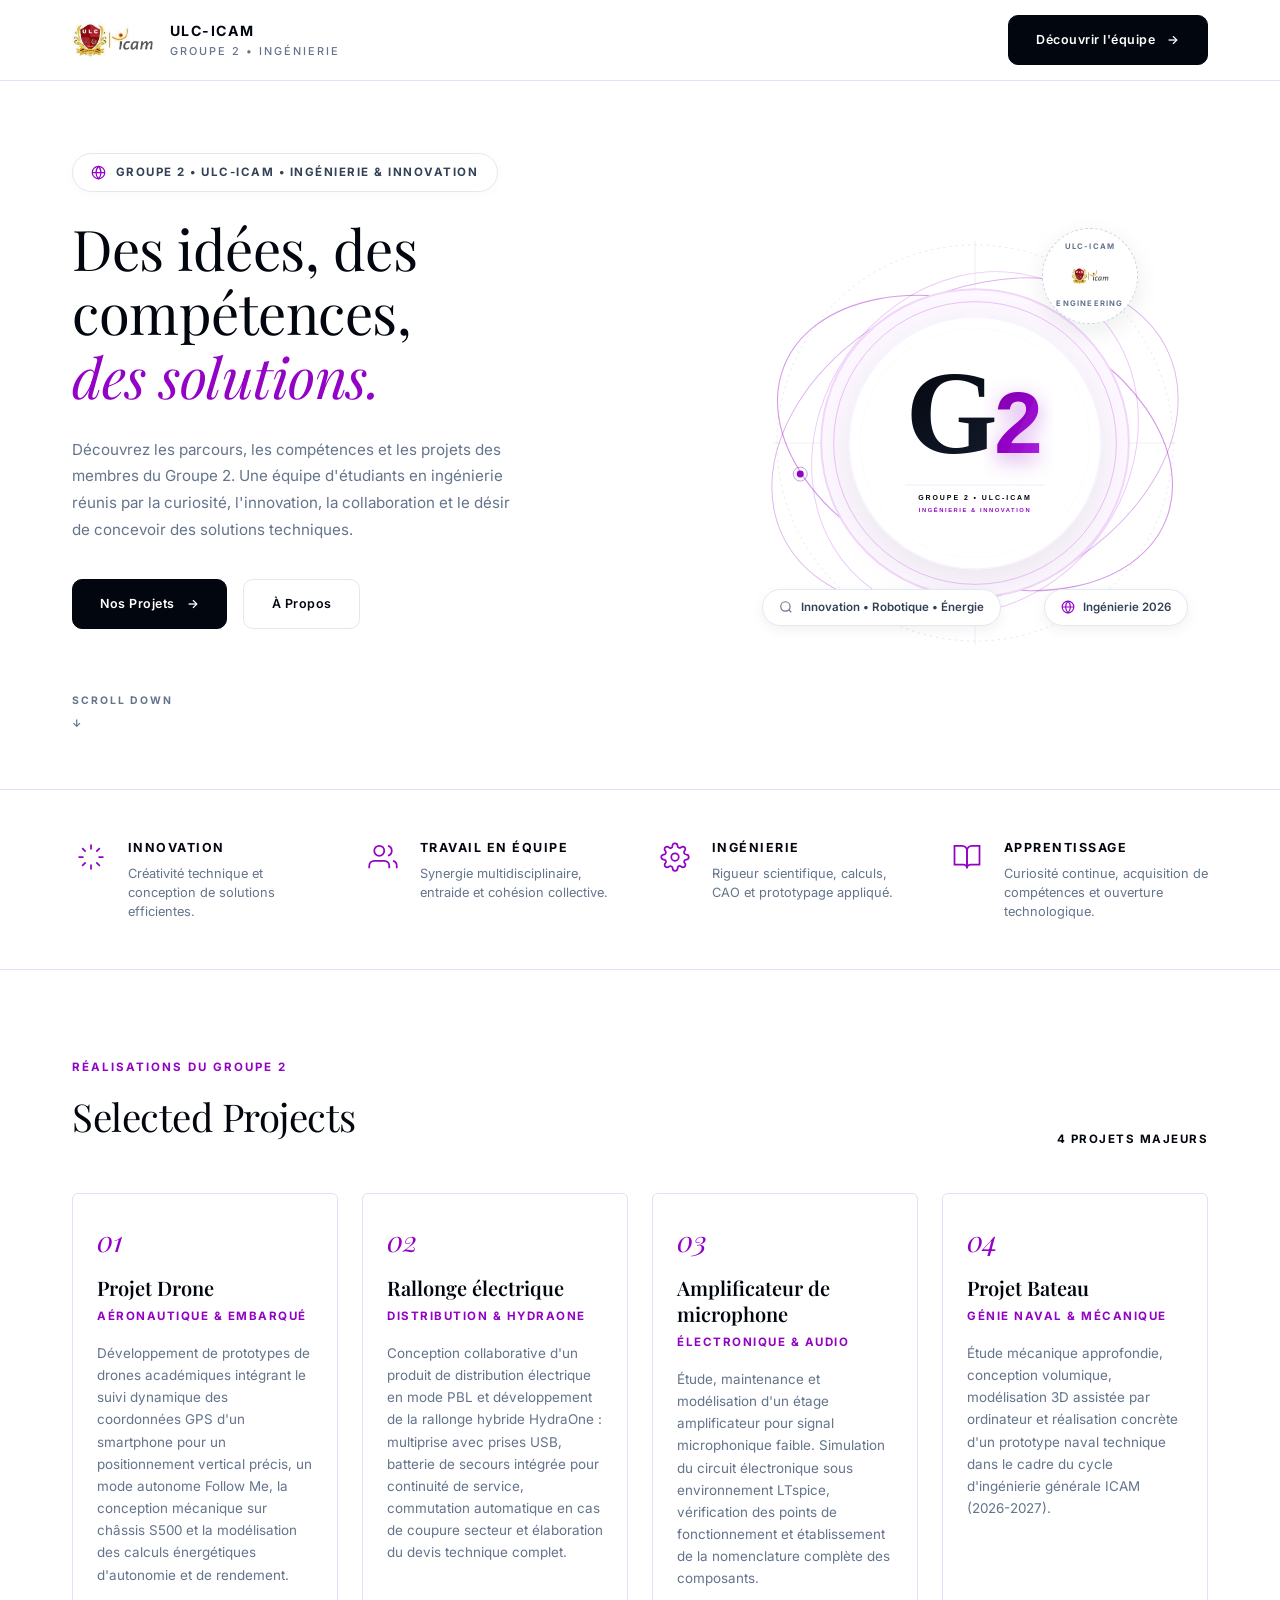
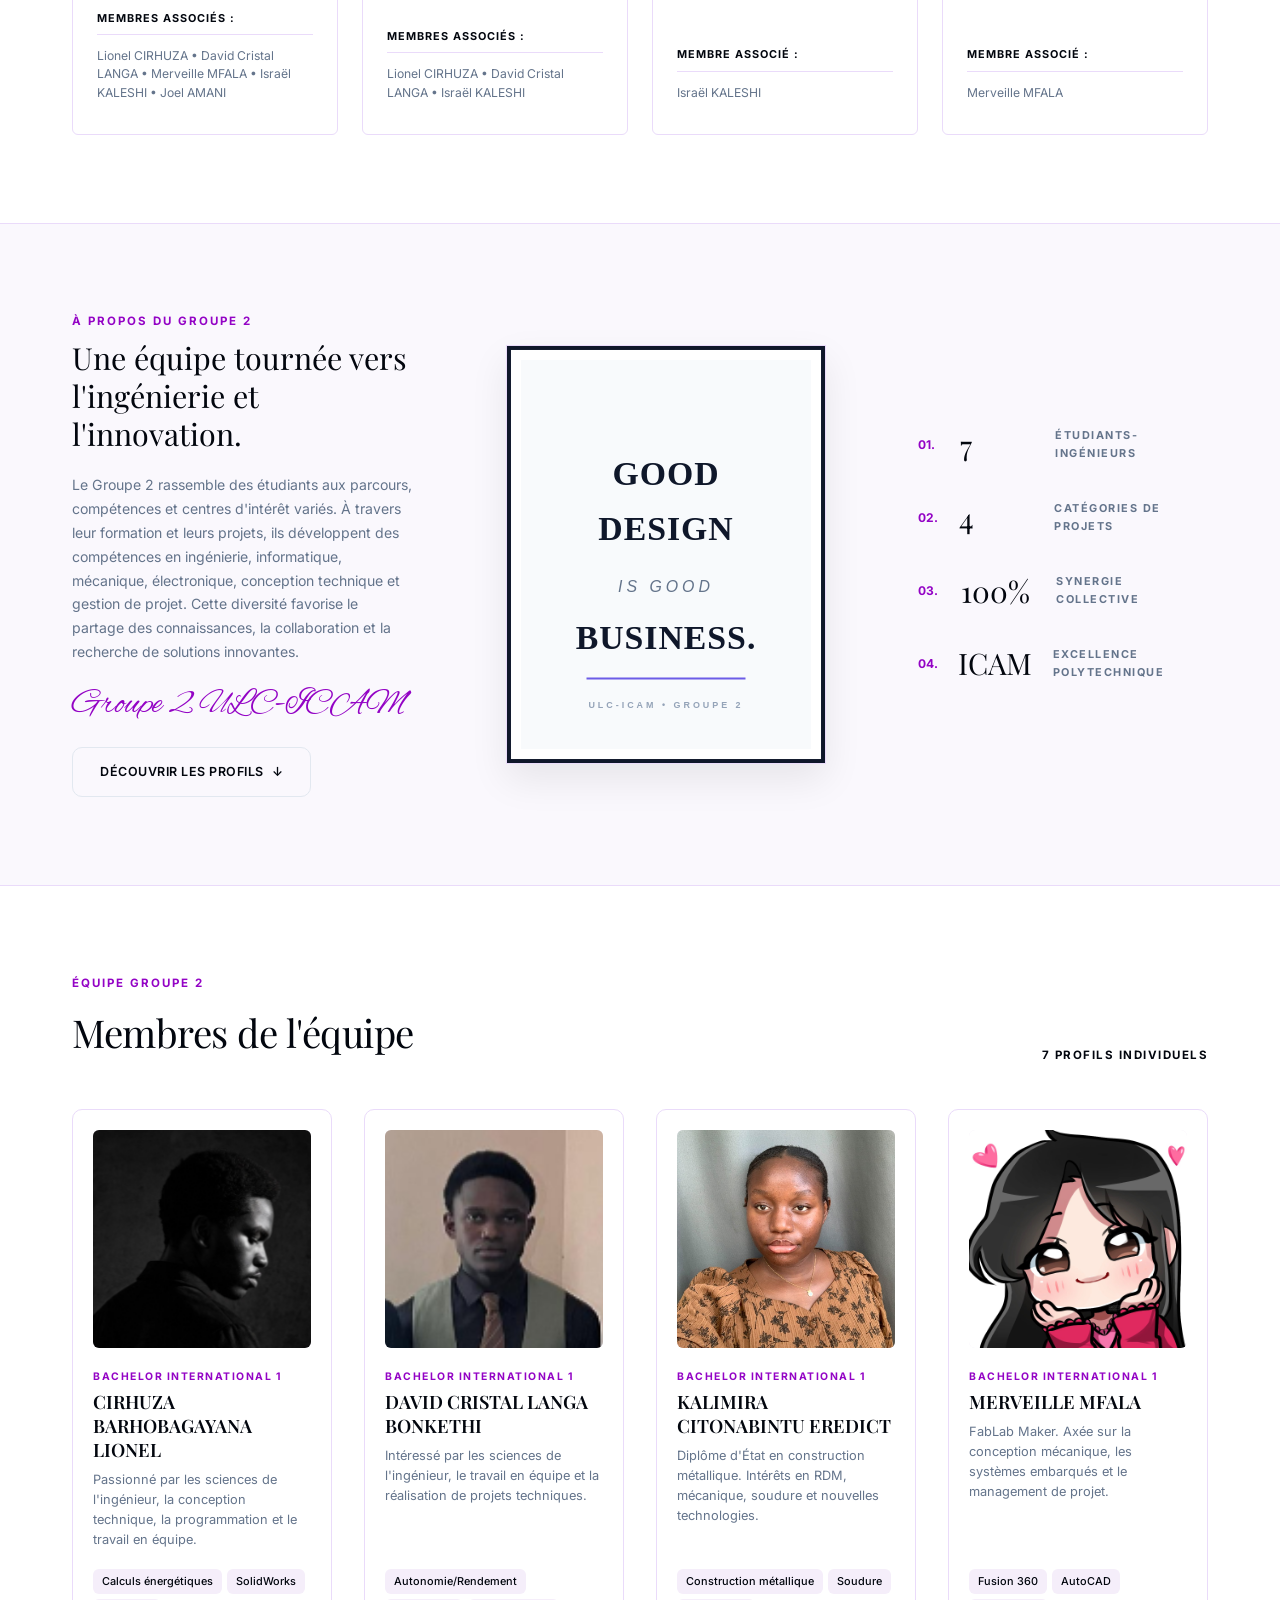
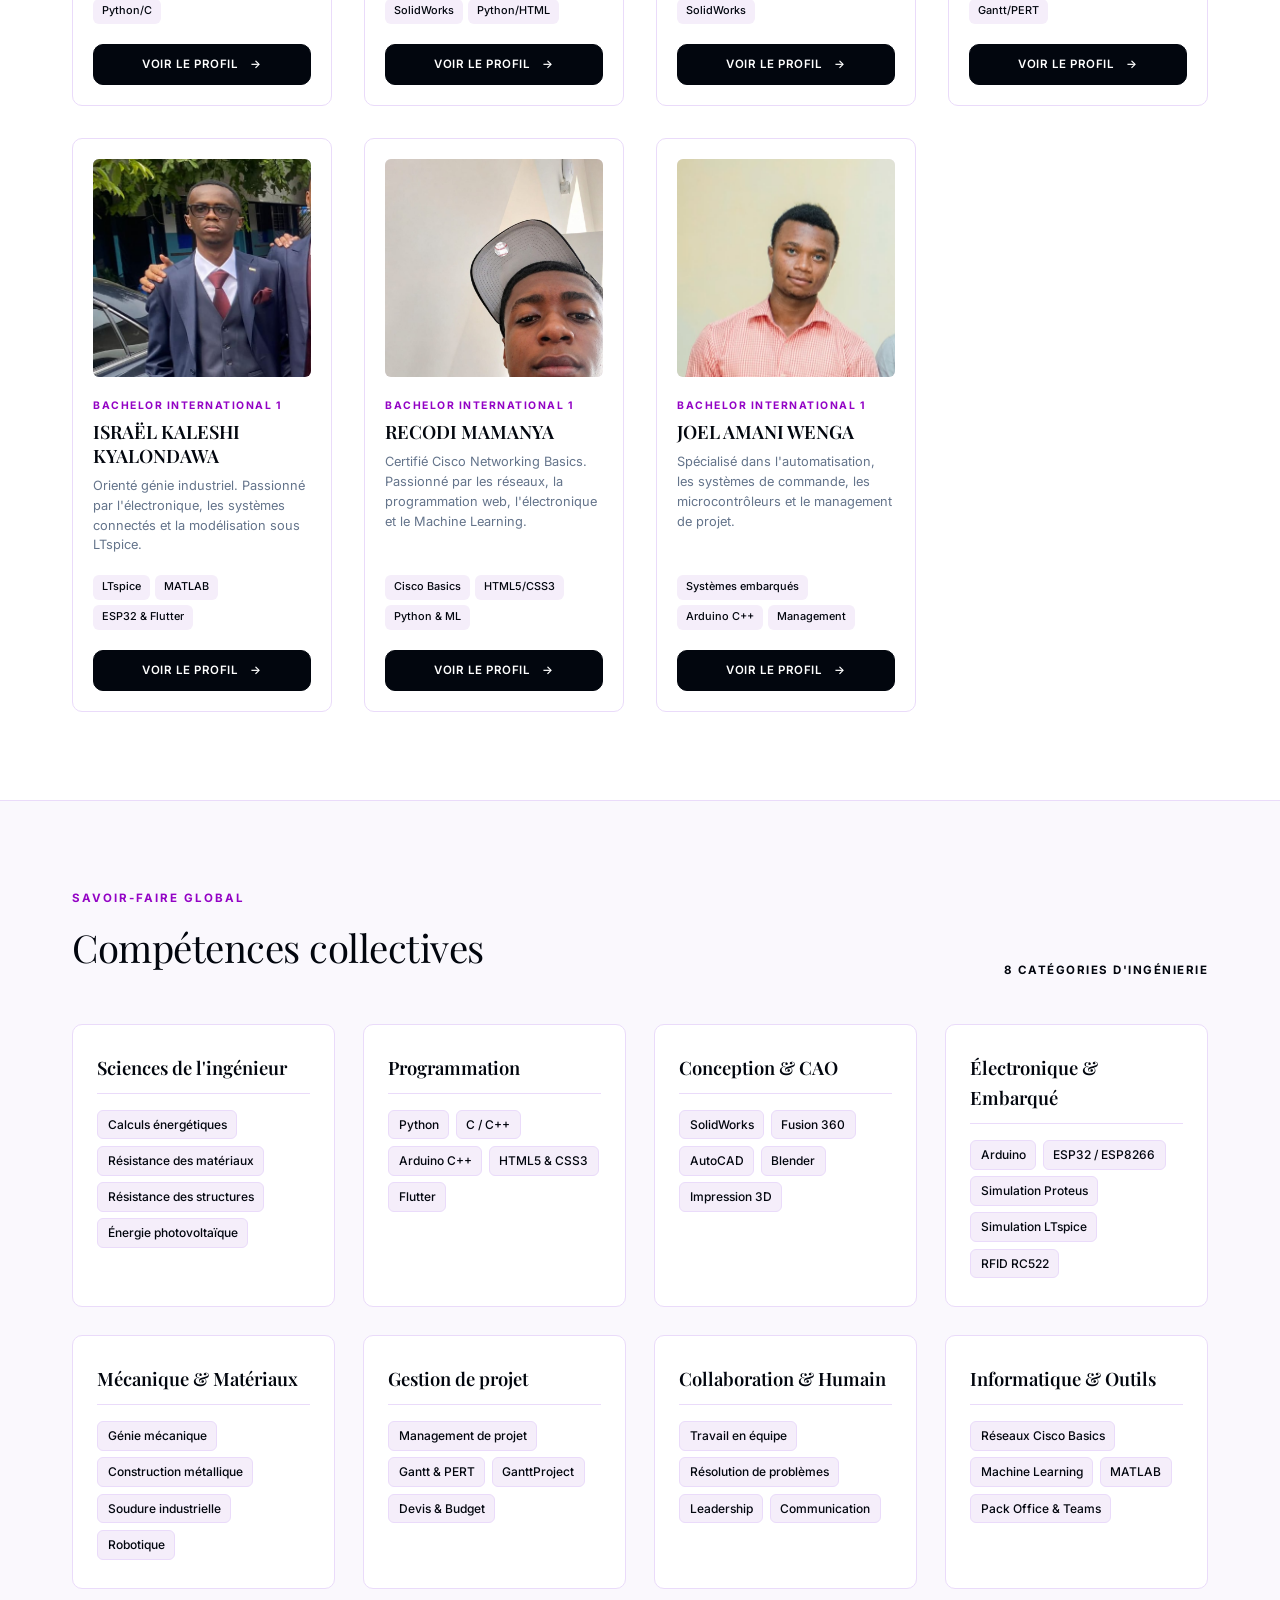
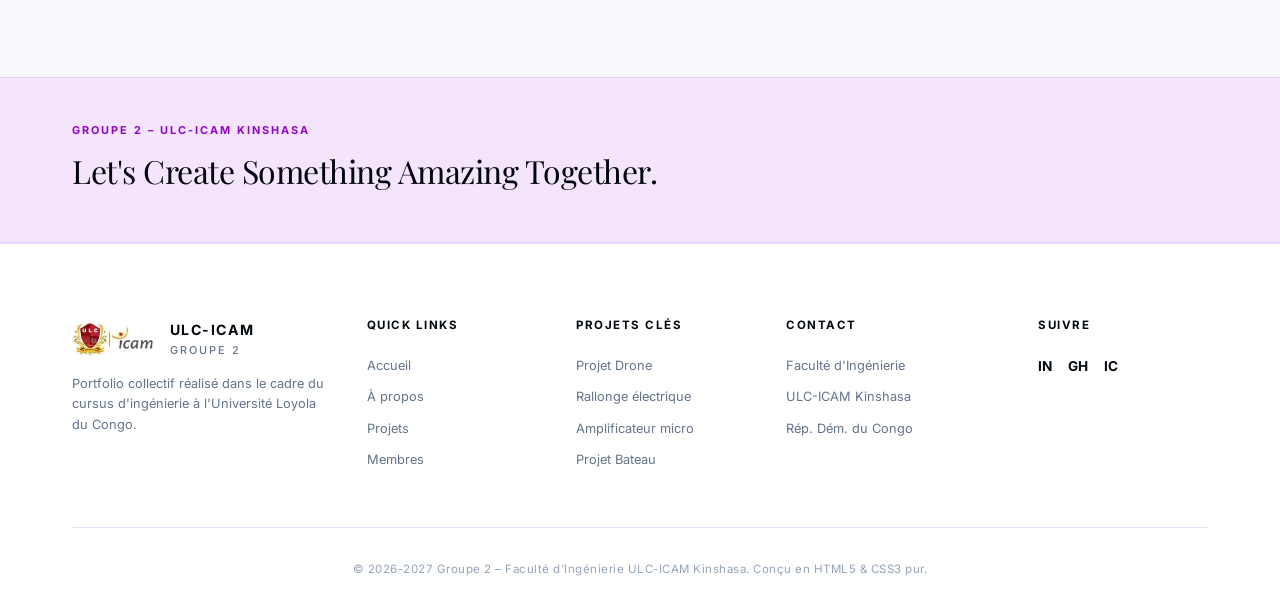
<file: index.html>
<!DOCTYPE html>
<html lang="fr">

<head>
  <!-- Encodage et affichage responsive pour mobile et écran -->
  <meta charset="UTF-8">
  <meta name="viewport" content="width=device-width, initial-scale=1.0">
  <!-- Titre de l'onglet et description pour le référencement -->
  <title>Groupe 2 – ULC-ICAM | Portfolio Collectif d'Ingénierie</title>
  <meta name="description" content="Portfolio collectif des 7 étudiants en ingénierie du Groupe 2 de l'ULC-ICAM.">
  <!-- Feuille de style principale -->
  <link rel="stylesheet" href="css/style.css">
</head>

<body>

  <!-- Barre de navigation supérieure -->
  <header class="navbar">
    <div class="container nav-container">
      <!-- Logo et identité Groupe 2 ULC-ICAM -->
      <a href="index.html" class="nav-brand">
        <img src="assets/images/ulc-icam-logo.jpg" alt="Logo ULC-ICAM" class="nav-brand-logo-img">
        <div class="nav-brand-text">
          <span class="nav-brand-title">ULC-ICAM</span>
          <span class="nav-brand-subtitle">GROUPE 2 • INGÉNIERIE</span>
        </div>
      </a>

      <!-- Bouton d'action direct vers les CV -->
      <div class="nav-action">
        <a href="pages/lionel.html" class="btn-dark-pill">
          <span>Découvrir l'équipe</span>
          <span class="arrow">→</span>
        </a>
      </div>
    </div>
  </header>

  <!-- Section d'accueil (Hero) -->
  <section id="accueil" class="hero">
    <div class="container hero-grid">
      <!-- Colonne gauche : Titre d'accroche et présentation générale -->
      <div class="hero-content">
        <span class="hero-greeting">
          <svg class="hero-greeting-icon" viewBox="0 0 24 24" fill="none" stroke="currentColor" stroke-width="2">
            <circle cx="12" cy="12" r="10" />
            <path d="M12 2a14.5 14.5 0 0 0 0 20 14.5 14.5 0 0 0 0-20M2 12h20" />
          </svg>
          GROUPE 2 • ULC-ICAM • INGÉNIERIE &amp; INNOVATION
        </span>
        <h1 class="hero-title">
          Des idées, des compétences,
          <span class="italic-impression">des solutions.</span>
        </h1>
        <p class="hero-description">
          Découvrez les parcours, les compétences et les projets des membres du Groupe 2. Une équipe d'étudiants en
          ingénierie réunis par la curiosité, l'innovation, la collaboration et le désir de concevoir des solutions
          techniques.
        </p>
        <!-- Boutons d'action rapides -->
        <div class="hero-actions">
          <a href="#projets" class="btn-dark-pill">
            <span>Nos Projets</span>
            <span class="arrow">→</span>
          </a>
          <a href="#a-propos" class="btn-outline-pill">À Propos</a>
        </div>
        <!-- Indicateur de défilement vers le bas -->
        <div class="hero-scroll">
          <span>SCROLL DOWN</span>
          <span class="arrow">↓</span>
        </div>
      </div>

      <!-- Colonne droite : Monogramme G2, cercles graphiques et badges -->
      <div class="hero-visual">
        <div class="hero-svg-container">
          <img src="assets/images/hero-portrait.svg" alt="G2 ULC-ICAM Logo &amp; Engineering Graphic"
            class="hero-main-svg">

          <!-- Badge circulaire officiel ULC-ICAM -->
          <div class="hero-stamp-badge">
            <span class="stamp-curved-text">ULC-ICAM</span>
            <img src="assets/images/ulc-icam-logo.jpg" alt="Logo ULC-ICAM" class="stamp-logo">
            <span class="stamp-curved-text">ENGINEERING</span>
          </div>

          <!-- Tag informatif gauche -->
          <div class="hero-tag-left">
            <svg class="hero-tag-icon" viewBox="0 0 24 24" fill="none" stroke="currentColor" stroke-width="2">
              <circle cx="11" cy="11" r="8" />
              <path d="m21 21-4.35-4.35" />
            </svg>
            <span>Innovation • Robotique • Énergie</span>
          </div>

          <!-- Tag informatif droit -->
          <div class="hero-tag-right">
            <svg class="hero-tag-icon hero-tag-icon-purple" viewBox="0 0 24 24" fill="none" stroke="currentColor"
              stroke-width="2">
              <circle cx="12" cy="12" r="10" />
              <path d="M12 2a14.5 14.5 0 0 0 0 20 14.5 14.5 0 0 0 0-20M2 12h20" />
            </svg>
            <span>Ingénierie 2026</span>
          </div>
        </div>
      </div>
    </div>
  </section>

  <!-- Bandeau des piliers et valeurs clés -->
  <section class="services-strip">
    <div class="container">
      <div class="services-grid">

        <div class="service-item">
          <div class="service-icon-box">
            <svg viewBox="0 0 24 24">
              <path
                d="M12 2v4M12 18v4M4.93 4.93l2.83 2.83M16.24 16.24l2.83 2.83M2 12h4M18 12h4M4.93 19.07l2.83-2.83M16.24 7.76l2.83-2.83" />
            </svg>
          </div>
          <div class="service-content">
            <h3 class="service-title">INNOVATION</h3>
            <p class="service-desc">Créativité technique et conception de solutions efficientes.</p>
          </div>
        </div>

        <div class="service-item">
          <div class="service-icon-box">
            <svg viewBox="0 0 24 24">
              <path d="M17 21v-2a4 4 0 0 0-4-4H5a4 4 0 0 0-4 4v2" />
              <circle cx="9" cy="7" r="4" />
              <path d="M23 21v-2a4 4 0 0 0-3-3.87" />
              <path d="M16 3.13a4 4 0 0 1 0 7.75" />
            </svg>
          </div>
          <div class="service-content">
            <h3 class="service-title">TRAVAIL EN ÉQUIPE</h3>
            <p class="service-desc">Synergie multidisciplinaire, entraide et cohésion collective.</p>
          </div>
        </div>

        <div class="service-item">
          <div class="service-icon-box">
            <svg viewBox="0 0 24 24">
              <circle cx="12" cy="12" r="3" />
              <path
                d="M19.4 15a1.65 1.65 0 0 0 .33 1.82l.06.06a2 2 0 0 1 0 2.83 2 2 0 0 1-2.83 0l-.06-.06a1.65 1.65 0 0 0-1.82-.33 1.65 1.65 0 0 0-1 1.51V21a2 2 0 0 1-2 2 2 2 0 0 1-2-2v-.09A1.65 1.65 0 0 0 9 19.4a1.65 1.65 0 0 0-1.82.33l-.06.06a2 2 0 0 1-2.83 0 2 2 0 0 1 0-2.83l.06-.06a1.65 1.65 0 0 0 .33-1.82 1.65 1.65 0 0 0-1.51-1H3a2 2 0 0 1-2-2 2 2 0 0 1 2-2h.09A1.65 1.65 0 0 0 4.6 9a1.65 1.65 0 0 0-.33-1.82l-.06-.06a2 2 0 0 1 0-2.83 2 2 0 0 1 2.83 0l.06.06a1.65 1.65 0 0 0 1.82.33H9a1.65 1.65 0 0 0 1-1.51V3a2 2 0 0 1 2-2 2 2 0 0 1 2 2v.09a1.65 1.65 0 0 0 1 1.51 1.65 1.65 0 0 0 1.82-.33l.06-.06a2 2 0 0 1 2.83 0 2 2 0 0 1 0 2.83l-.06.06a1.65 1.65 0 0 0-.33 1.82V9a1.65 1.65 0 0 0 1.51 1H21a2 2 0 0 1 2 2 2 2 0 0 1-2 2h-.09a1.65 1.65 0 0 0-1.51 1z" />
            </svg>
          </div>
          <div class="service-content">
            <h3 class="service-title">INGÉNIERIE</h3>
            <p class="service-desc">Rigueur scientifique, calculs, CAO et prototypage appliqué.</p>
          </div>
        </div>

        <div class="service-item">
          <div class="service-icon-box">
            <svg viewBox="0 0 24 24">
              <path d="M2 3h6a4 4 0 0 1 4 4v14a3 3 0 0 0-3-3H2z" />
              <path d="M22 3h-6a4 4 0 0 0-4 4v14a3 3 0 0 1 3-3h7z" />
            </svg>
          </div>
          <div class="service-content">
            <h3 class="service-title">APPRENTISSAGE</h3>
            <p class="service-desc">Curiosité continue, acquisition de compétences et ouverture technologique.</p>
          </div>
        </div>

      </div>
    </div>
  </section>

  <!-- Section Projets réalisés -->
  <section id="projets" class="section">
    <div class="container">
      <div class="section-top-header">
        <div>
          <span class="section-subtitle-tag">RÉALISATIONS DU GROUPE 2</span>
          <h2 class="section-serif-title">Selected Projects</h2>
        </div>
        <span class="section-view-all">4 PROJETS MAJEURS</span>
      </div>

      <div class="projects-strip-grid">

        <!-- Projet 1 : Définition Projet Drone -->
        <article class="project-card-definition">
          <span class="project-def-number">01</span>
          <h3 class="project-def-title">Projet Drone</h3>
          <span class="project-def-category">Aéronautique &amp; Embarqué</span>
          <p class="project-def-desc">
            Développement de prototypes de drones académiques intégrant le suivi dynamique des coordonnées GPS d'un
            smartphone pour un positionnement vertical précis, un mode autonome Follow Me, la conception mécanique sur
            châssis S500 et la modélisation des calculs énergétiques d'autonomie et de rendement.
          </p>
          <div>
            <div class="project-def-meta-heading">Membres associés :</div>
            <div class="project-def-members">
              Lionel CIRHUZA • David Cristal LANGA • Merveille MFALA • Israël KALESHI • Joel AMANI
            </div>
          </div>
        </article>

        <!-- Projet 2 : Définition Rallonge électrique -->
        <article class="project-card-definition">
          <span class="project-def-number">02</span>
          <h3 class="project-def-title">Rallonge électrique</h3>
          <span class="project-def-category">Distribution &amp; HydraOne</span>
          <p class="project-def-desc">
            Conception collaborative d'un produit de distribution électrique en mode PBL et développement de la rallonge
            hybride HydraOne : multiprise avec prises USB, batterie de secours intégrée pour continuité de service,
            commutation automatique en cas de coupure secteur et élaboration du devis technique complet.
          </p>
          <div>
            <div class="project-def-meta-heading">Membres associés :</div>
            <div class="project-def-members">
              Lionel CIRHUZA • David Cristal LANGA • Israël KALESHI
            </div>
          </div>
        </article>

        <!-- Projet 3 : Définition Amplificateur de microphone -->
        <article class="project-card-definition">
          <span class="project-def-number">03</span>
          <h3 class="project-def-title">Amplificateur de microphone</h3>
          <span class="project-def-category">Électronique &amp; Audio</span>
          <p class="project-def-desc">
            Étude, maintenance et modélisation d'un étage amplificateur pour signal microphonique faible. Simulation du
            circuit électronique sous environnement LTspice, vérification des points de fonctionnement et établissement
            de la nomenclature complète des composants.
          </p>
          <div>
            <div class="project-def-meta-heading">Membre associé :</div>
            <div class="project-def-members">
              Israël KALESHI
            </div>
          </div>
        </article>

        <!-- Projet 4 : Définition Projet Bateau -->
        <article class="project-card-definition">
          <span class="project-def-number">04</span>
          <h3 class="project-def-title">Projet Bateau</h3>
          <span class="project-def-category">Génie Naval &amp; Mécanique</span>
          <p class="project-def-desc">
            Étude mécanique approfondie, conception volumique, modélisation 3D assistée par ordinateur et réalisation
            concrète d'un prototype naval technique dans le cadre du cycle d'ingénierie générale ICAM (2026-2027).
          </p>
          <div>
            <div class="project-def-meta-heading">Membre associé :</div>
            <div class="project-def-members">
              Merveille MFALA
            </div>
          </div>
        </article>

      </div>
    </div>
  </section>

  <!-- Section À Propos & Métriques clés -->
  <section id="a-propos" class="about-section">
    <div class="container">
      <div class="about-editorial-grid">

        <div class="about-editorial-left">
          <span class="section-subtitle-tag">À PROPOS DU GROUPE 2</span>
          <h2 class="about-editorial-quote">
            Une équipe tournée vers l'ingénierie et l'innovation.
          </h2>
          <p class="about-editorial-text">
            Le Groupe 2 rassemble des étudiants aux parcours, compétences et centres d'intérêt variés. À travers leur
            formation et leurs projets, ils développent des compétences en ingénierie, informatique, mécanique,
            électronique, conception technique et gestion de projet. Cette diversité favorise le partage des
            connaissances, la collaboration et la recherche de solutions innovantes.
          </p>
          <div class="about-signature-script">Groupe 2 ULC-ICAM</div>
          <div>
            <a href="#membres" class="btn-outline-pill">
              <span>DÉCOUVRIR LES PROFILS</span>
              <span class="arrow">↓</span>
            </a>
          </div>
        </div>

        <div class="about-editorial-center">
          <img src="assets/images/about-poster.svg" alt="Affiche Good Design is Good Business"
            class="about-editorial-poster">
        </div>

        <!-- Chiffres clés et statistiques de l'équipe -->
        <div class="about-stats-list">

          <div class="about-stat-row">
            <span class="about-stat-index">01.</span>
            <div class="about-stat-number">7</div>
            <div class="about-stat-label">ÉTUDIANTS-INGÉNIEURS</div>
          </div>

          <div class="about-stat-row">
            <span class="about-stat-index">02.</span>
            <div class="about-stat-number">4</div>
            <div class="about-stat-label">CATÉGORIES DE PROJETS</div>
          </div>

          <div class="about-stat-row">
            <span class="about-stat-index">03.</span>
            <div class="about-stat-number">100%</div>
            <div class="about-stat-label">SYNERGIE COLLECTIVE</div>
          </div>

          <div class="about-stat-row">
            <span class="about-stat-index">04.</span>
            <div class="about-stat-number">ICAM</div>
            <div class="about-stat-label">EXCELLENCE POLYTECHNIQUE</div>
          </div>

        </div>

      </div>
    </div>
  </section>

  <!-- Section Membres et Profils individuels -->
  <section id="membres" class="members-section">
    <div class="container">
      <div class="section-top-header">
        <div>
          <span class="section-subtitle-tag">ÉQUIPE GROUPE 2</span>
          <h2 class="section-serif-title">Membres de l'équipe</h2>
        </div>
        <span class="section-view-all">7 PROFILS INDIVIDUELS</span>
      </div>

      <div class="members-grid-gallery">

        <!-- Membre 1: Lionel -->
        <article class="member-gallery-card">
          <div class="member-avatar-box">
            <img src="assets/images/lionel.png" alt="Photo de Lionel Cirhuza">
          </div>
          <span class="member-academic-tag">BACHELOR INTERNATIONAL 1</span>
          <h3 class="member-name-title">CIRHUZA BARHOBAGAYANA LIONEL</h3>
          <p class="member-bio-text">
            Passionné par les sciences de l'ingénieur, la conception technique, la programmation et le travail en
            équipe.
          </p>
          <div class="member-skills-row">
            <span class="member-skill-tag">Calculs énergétiques</span>
            <span class="member-skill-tag">SolidWorks</span>
            <span class="member-skill-tag">Python/C</span>
          </div>
          <a href="pages/lionel.html" class="btn-black-pill member-view-btn">
            <span>VOIR LE PROFIL</span>
            <span class="arrow">→</span>
          </a>
        </article>

        <!-- Membre 2: David -->
        <article class="member-gallery-card">
          <div class="member-avatar-box">
            <img src="assets/images/david.png" alt="Photo de David Cristal Langa">
          </div>
          <span class="member-academic-tag">BACHELOR INTERNATIONAL 1</span>
          <h3 class="member-name-title">DAVID CRISTAL LANGA BONKETHI</h3>
          <p class="member-bio-text">
            Intéressé par les sciences de l'ingénieur, le travail en équipe et la réalisation de projets techniques.
          </p>
          <div class="member-skills-row">
            <span class="member-skill-tag">Autonomie/Rendement</span>
            <span class="member-skill-tag">SolidWorks</span>
            <span class="member-skill-tag">Python/HTML</span>
          </div>
          <a href="pages/david.html" class="btn-black-pill member-view-btn">
            <span>VOIR LE PROFIL</span>
            <span class="arrow">→</span>
          </a>
        </article>

        <!-- Membre 3: Eredict -->
        <article class="member-gallery-card">
          <div class="member-avatar-box">
            <img src="assets/images/eredict.jpg" alt="Photo d'Eredict Kalimira" style="object-position: center 20%;">
          </div>
          <span class="member-academic-tag">BACHELOR INTERNATIONAL 1</span>
          <h3 class="member-name-title">KALIMIRA CITONABINTU EREDICT</h3>
          <p class="member-bio-text">
            Diplôme d'État en construction métallique. Intérêts en RDM, mécanique, soudure et nouvelles technologies.
          </p>
          <div class="member-skills-row">
            <span class="member-skill-tag">Construction métallique</span>
            <span class="member-skill-tag">Soudure</span>
            <span class="member-skill-tag">SolidWorks</span>
          </div>
          <a href="pages/eredict.html" class="btn-black-pill member-view-btn">
            <span>VOIR LE PROFIL</span>
            <span class="arrow">→</span>
          </a>
        </article>

        <!-- Membre 4: Merveille -->
        <article class="member-gallery-card">
          <div class="member-avatar-box">
            <img src="assets/images/merveille.jpg" alt="Photo de Merveille Mfala">
          </div>
          <span class="member-academic-tag">BACHELOR INTERNATIONAL 1</span>
          <h3 class="member-name-title">MERVEILLE MFALA</h3>
          <p class="member-bio-text">
            FabLab Maker. Axée sur la conception mécanique, les systèmes embarqués et le management de projet.
          </p>
          <div class="member-skills-row">
            <span class="member-skill-tag">Fusion 360</span>
            <span class="member-skill-tag">AutoCAD</span>
            <span class="member-skill-tag">Gantt/PERT</span>
          </div>
          <a href="pages/merveille.html" class="btn-black-pill member-view-btn">
            <span>VOIR LE PROFIL</span>
            <span class="arrow">→</span>
          </a>
        </article>

        <!-- Membre 5: Israël -->
        <article class="member-gallery-card">
          <div class="member-avatar-box">
            <img src="assets/images/israel.png" alt="Photo d'Israël Kaleshi">
          </div>
          <span class="member-academic-tag">BACHELOR INTERNATIONAL 1</span>
          <h3 class="member-name-title">ISRAËL KALESHI KYALONDAWA</h3>
          <p class="member-bio-text">
            Orienté génie industriel. Passionné par l'électronique, les systèmes connectés et la modélisation sous
            LTspice.
          </p>
          <div class="member-skills-row">
            <span class="member-skill-tag">LTspice</span>
            <span class="member-skill-tag">MATLAB</span>
            <span class="member-skill-tag">ESP32 &amp; Flutter</span>
          </div>
          <a href="pages/israel.html" class="btn-black-pill member-view-btn">
            <span>VOIR LE PROFIL</span>
            <span class="arrow">→</span>
          </a>
        </article>

        <!-- Membre 6: Recodi -->
        <article class="member-gallery-card">
          <div class="member-avatar-box">
            <img src="assets/images/recodi.jpg" alt="Photo de Recodi Mamanya" style="object-position: center 25%;">
          </div>
          <span class="member-academic-tag">BACHELOR INTERNATIONAL 1</span>
          <h3 class="member-name-title">RECODI MAMANYA</h3>
          <p class="member-bio-text">
            Certifié Cisco Networking Basics. Passionné par les réseaux, la programmation web, l'électronique et le
            Machine Learning.
          </p>
          <div class="member-skills-row">
            <span class="member-skill-tag">Cisco Basics</span>
            <span class="member-skill-tag">HTML5/CSS3</span>
            <span class="member-skill-tag">Python &amp; ML</span>
          </div>
          <a href="pages/recodi.html" class="btn-black-pill member-view-btn">
            <span>VOIR LE PROFIL</span>
            <span class="arrow">→</span>
          </a>
        </article>

        <!-- Membre 7: Joel -->
        <article class="member-gallery-card">
          <div class="member-avatar-box">
            <img src="assets/images/joel.png" alt="Photo de Joel Amani">
          </div>
          <span class="member-academic-tag">BACHELOR INTERNATIONAL 1</span>
          <h3 class="member-name-title">JOEL AMANI WENGA</h3>
          <p class="member-bio-text">
            Spécialisé dans l'automatisation, les systèmes de commande, les microcontrôleurs et le management de projet.
          </p>
          <div class="member-skills-row">
            <span class="member-skill-tag">Systèmes embarqués</span>
            <span class="member-skill-tag">Arduino C++</span>
            <span class="member-skill-tag">Management</span>
          </div>
          <a href="pages/joel.html" class="btn-black-pill member-view-btn">
            <span>VOIR LE PROFIL</span>
            <span class="arrow">→</span>
          </a>
        </article>

      </div>
    </div>
  </section>

  <!-- Section Compétences collectives -->
  <section id="competences" class="skills-section">
    <div class="container">
      <div class="section-top-header">
        <div>
          <span class="section-subtitle-tag">SAVOIR-FAIRE GLOBAL</span>
          <h2 class="section-serif-title">Compétences collectives</h2>
        </div>
        <span class="section-view-all">8 CATÉGORIES D'INGÉNIERIE</span>
      </div>

      <div class="skills-categories-grid">

        <div class="skills-category-card">
          <h3 class="skills-category-card-title">Sciences de l'ingénieur</h3>
          <div class="skills-tags-wrap">
            <span class="skill-tag-item">Calculs énergétiques</span>
            <span class="skill-tag-item">Résistance des matériaux</span>
            <span class="skill-tag-item">Résistance des structures</span>
            <span class="skill-tag-item">Énergie photovoltaïque</span>
          </div>
        </div>

        <div class="skills-category-card">
          <h3 class="skills-category-card-title">Programmation</h3>
          <div class="skills-tags-wrap">
            <span class="skill-tag-item">Python</span>
            <span class="skill-tag-item">C / C++</span>
            <span class="skill-tag-item">Arduino C++</span>
            <span class="skill-tag-item">HTML5 &amp; CSS3</span>
            <span class="skill-tag-item">Flutter</span>
          </div>
        </div>

        <div class="skills-category-card">
          <h3 class="skills-category-card-title">Conception &amp; CAO</h3>
          <div class="skills-tags-wrap">
            <span class="skill-tag-item">SolidWorks</span>
            <span class="skill-tag-item">Fusion 360</span>
            <span class="skill-tag-item">AutoCAD</span>
            <span class="skill-tag-item">Blender</span>
            <span class="skill-tag-item">Impression 3D</span>
          </div>
        </div>

        <div class="skills-category-card">
          <h3 class="skills-category-card-title">Électronique &amp; Embarqué</h3>
          <div class="skills-tags-wrap">
            <span class="skill-tag-item">Arduino</span>
            <span class="skill-tag-item">ESP32 / ESP8266</span>
            <span class="skill-tag-item">Simulation Proteus</span>
            <span class="skill-tag-item">Simulation LTspice</span>
            <span class="skill-tag-item">RFID RC522</span>
          </div>
        </div>

        <div class="skills-category-card">
          <h3 class="skills-category-card-title">Mécanique &amp; Matériaux</h3>
          <div class="skills-tags-wrap">
            <span class="skill-tag-item">Génie mécanique</span>
            <span class="skill-tag-item">Construction métallique</span>
            <span class="skill-tag-item">Soudure industrielle</span>
            <span class="skill-tag-item">Robotique</span>
          </div>
        </div>

        <div class="skills-category-card">
          <h3 class="skills-category-card-title">Gestion de projet</h3>
          <div class="skills-tags-wrap">
            <span class="skill-tag-item">Management de projet</span>
            <span class="skill-tag-item">Gantt &amp; PERT</span>
            <span class="skill-tag-item">GanttProject</span>
            <span class="skill-tag-item">Devis &amp; Budget</span>
          </div>
        </div>

        <div class="skills-category-card">
          <h3 class="skills-category-card-title">Collaboration &amp; Humain</h3>
          <div class="skills-tags-wrap">
            <span class="skill-tag-item">Travail en équipe</span>
            <span class="skill-tag-item">Résolution de problèmes</span>
            <span class="skill-tag-item">Leadership</span>
            <span class="skill-tag-item">Communication</span>
          </div>
        </div>

        <div class="skills-category-card">
          <h3 class="skills-category-card-title">Informatique &amp; Outils</h3>
          <div class="skills-tags-wrap">
            <span class="skill-tag-item">Réseaux Cisco Basics</span>
            <span class="skill-tag-item">Machine Learning</span>
            <span class="skill-tag-item">MATLAB</span>
            <span class="skill-tag-item">Pack Office &amp; Teams</span>
          </div>
        </div>

      </div>
    </div>
  </section>

  <!-- Bannière d'appel à l'action (Call To Action) -->
  <section class="cta-strip">
    <div class="container cta-flex">
      <div class="cta-left">
        <span class="cta-pretitle">GROUPE 2 – ULC-ICAM KINSHASA</span>
        <h2 class="cta-main-title">Let's Create Something Amazing Together.</h2>
      </div>
    </div>
  </section>

  <!-- Pied de page (Footer) -->
  <footer class="footer-editorial">
    <div class="container">
      <div class="footer-top-grid">

        <!-- Informations et résumé de l'école -->
        <div class="footer-brand-box">
          <a href="index.html" class="nav-brand" style="margin-bottom: 0.75rem;">
            <img src="assets/images/ulc-icam-logo.jpg" alt="Logo ULC-ICAM" class="nav-brand-logo-img">
            <div class="nav-brand-text">
              <span class="nav-brand-title">ULC-ICAM</span>
              <span class="nav-brand-subtitle">GROUPE 2</span>
            </div>
          </a>
          <p style="font-size: 0.8rem; color: var(--color-muted); line-height: 1.6; max-width: 260px;">
            Portfolio collectif réalisé dans le cadre du cursus d'ingénierie à l'Université Loyola du Congo.
          </p>
        </div>

        <!-- Liens rapides de navigation -->
        <div>
          <h4 class="footer-heading-col">QUICK LINKS</h4>
          <ul class="footer-links-list">
            <li><a href="#accueil">Accueil</a></li>
            <li><a href="#a-propos">À propos</a></li>
            <li><a href="#projets">Projets</a></li>
            <li><a href="#membres">Membres</a></li>
          </ul>
        </div>

        <!-- Liste des 4 projets clés -->
        <div>
          <h4 class="footer-heading-col">PROJETS CLÉS</h4>
          <ul class="footer-links-list">
            <li><a href="#projets">Projet Drone</a></li>
            <li><a href="#projets">Rallonge électrique</a></li>
            <li><a href="#projets">Amplificateur micro</a></li>
            <li><a href="#projets">Projet Bateau</a></li>
          </ul>
        </div>

        <!-- Coordonnées et adresse -->
        <div>
          <h4 class="footer-heading-col">CONTACT</h4>
          <ul class="footer-links-list">
            <li>Faculté d'Ingénierie</li>
            <li>ULC-ICAM Kinshasa</li>
            <li>Rép. Dém. du Congo</li>
          </ul>
        </div>

        <!-- Réseaux et liens institutionnels -->
        <div>
          <h4 class="footer-heading-col">SUIVRE</h4>
          <div class="footer-socials">
            <span class="footer-social-icon">IN</span>
            <span class="footer-social-icon">GH</span>
            <span class="footer-social-icon">IC</span>
          </div>
        </div>

      </div>

      <!-- Copyright et mention légale -->
      <div class="footer-bottom-bar">
        &copy; 2026-2027 Groupe 2 – Faculté d'Ingénierie ULC-ICAM Kinshasa. Conçu en HTML5 &amp; CSS3 pur.
      </div>
    </div>
  </footer>

</body>

</html>
</file>
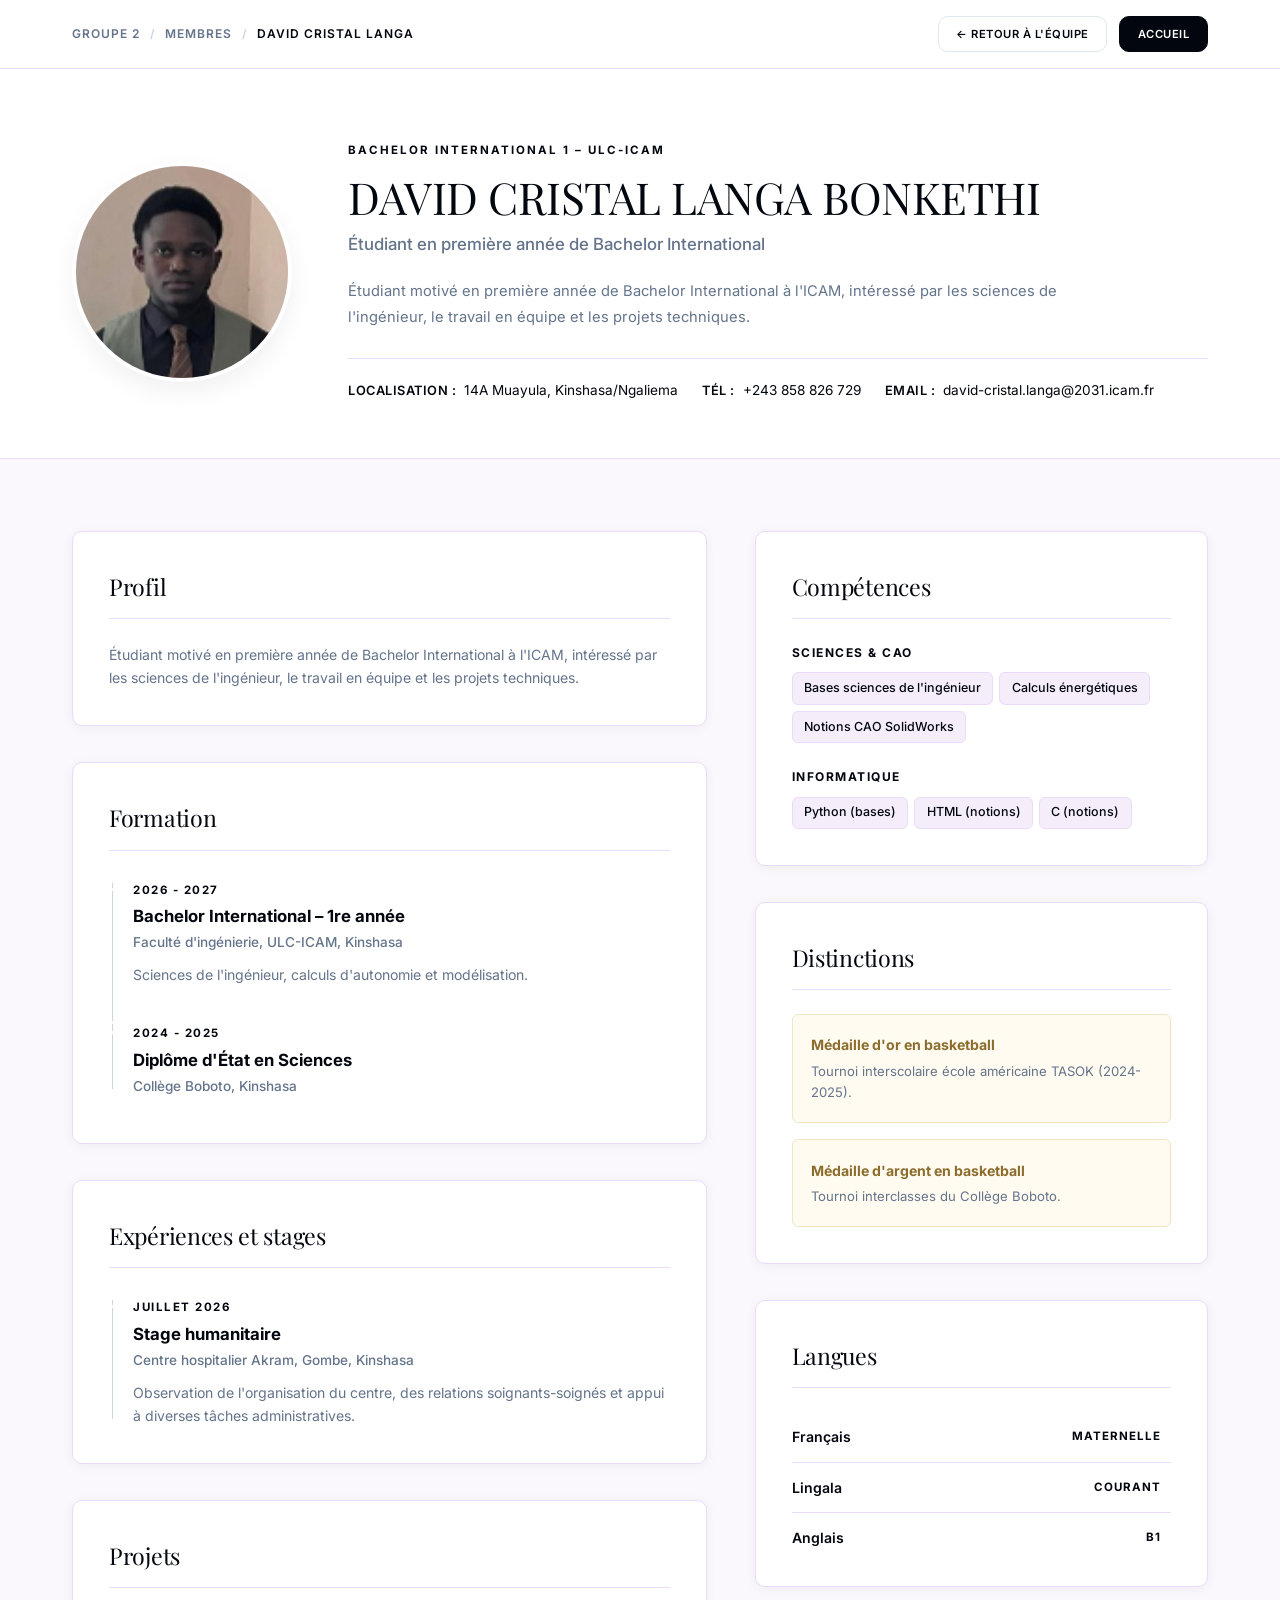
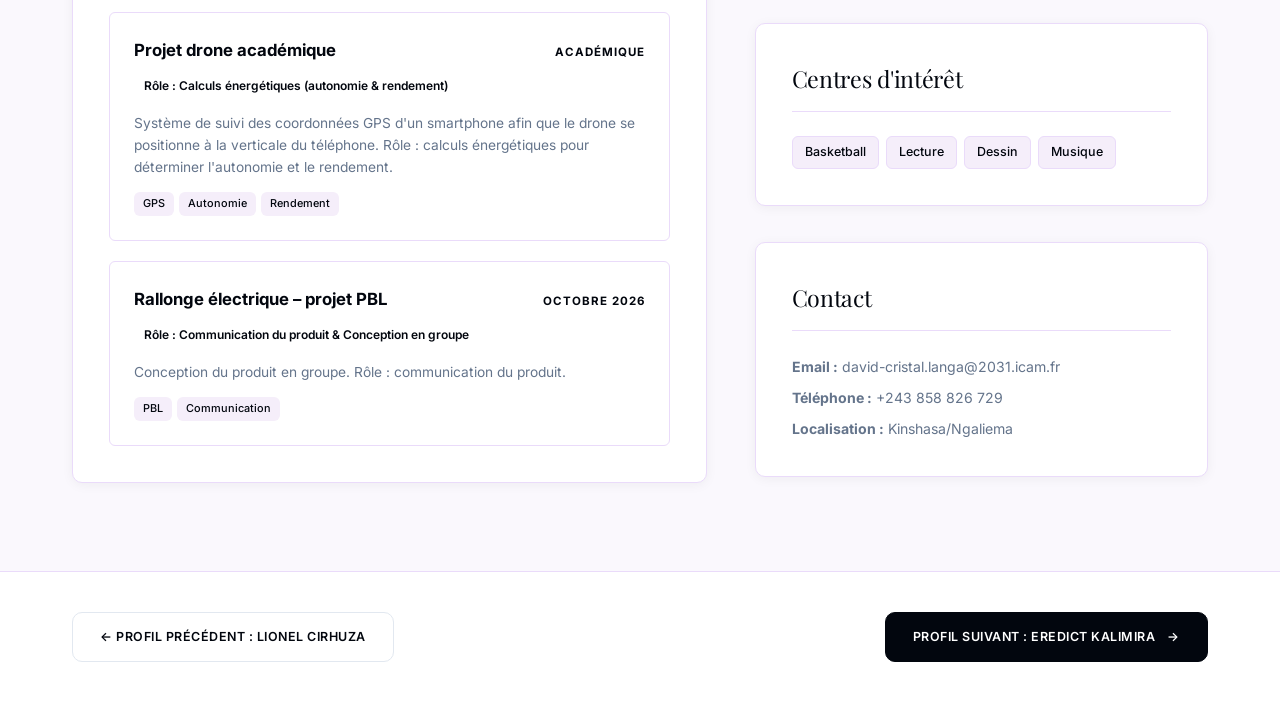
<file: pages/david.html>
﻿<!DOCTYPE html>
<html lang="fr">

<head>
  <!-- Réglages de la page : affichage adapté sur téléphone et styles visuels -->
<meta charset="UTF-8">
  <meta name="viewport" content="width=device-width, initial-scale=1.0">
  <title>DAVID CRISTAL LANGA BONKETHI – Portfolio &amp; CV | Groupe 2 ULC-ICAM</title>
  <meta name="description"
    content="CV de David Cristal Langa Bonkethi, étudiant en première année de Bachelor International à l'ULC-ICAM.">
  <link rel="stylesheet" href="../css/style.css">
  <link rel="stylesheet" href="../css/cv.css">
</head>

<body>

  <header class="cv-topbar">
    <div class="container cv-topbar-container">
      <div class="cv-breadcrumb">
        <a href="../index.html">GROUPE 2</a>
        <span class="cv-breadcrumb-separator">/</span>
        <a href="../index.html#membres">MEMBRES</a>
        <span class="cv-breadcrumb-separator">/</span>
        <span class="cv-breadcrumb-current">DAVID CRISTAL LANGA</span>
      </div>
      <div class="cv-topbar-actions">
        <a href="../index.html#membres" class="btn-outline-pill" style="padding: 0.5rem 1.1rem; font-size: 0.7rem;">←
          RETOUR À L'ÉQUIPE</a>
        <a href="../index.html" class="btn-black-pill" style="padding: 0.5rem 1.1rem; font-size: 0.7rem;">ACCUEIL</a>
      </div>
    </div>
  </header>

  <section class="cv-header-editorial">
    <div class="container cv-header-grid">
      <div class="cv-photo-art-box">
        <div class="cv-photo-circle-accent"></div>
        <img src="../assets/images/david.png" alt="Photo de David Cristal Langa Bonkethi" class="cv-photo-art-img">
      </div>
      <div class="cv-header-content">
        <span class="cv-header-badge">BACHELOR INTERNATIONAL 1 – ULC-ICAM</span>
        <h1 class="cv-header-name">DAVID CRISTAL LANGA BONKETHI</h1>
        <div class="cv-header-title">Étudiant en première année de Bachelor International</div>
        <p class="cv-header-summary">
          Étudiant motivé en première année de Bachelor International à l'ICAM, intéressé par les sciences de
          l'ingénieur, le travail en équipe et les projets techniques.
        </p>

        <div class="cv-contact-row">
          <div class="cv-contact-item">
            <span class="cv-contact-icon">Localisation :</span>
            <span>14A Muayula, Kinshasa/Ngaliema</span>
          </div>
          <div class="cv-contact-item">
            <span class="cv-contact-icon">Tél :</span>
            <a href="tel:+243858826729">+243 858 826 729</a>
          </div>
          <div class="cv-contact-item">
            <span class="cv-contact-icon">Email :</span>
            <a href="mailto:david-cristal.langa@2031.icam.fr">david-cristal.langa@2031.icam.fr</a>
          </div>
        </div>
      </div>
    </div>
  </section>

  <main class="cv-body">
    <div class="container cv-layout-grid">

      <div class="cv-main-col">

        <section class="cv-card-clean">
          <h2 class="cv-section-serif-title">Profil</h2>
          <p class="timeline-clean-desc">
            Étudiant motivé en première année de Bachelor International à l'ICAM, intéressé par les sciences de
            l'ingénieur, le travail en équipe et les projets techniques.
          </p>
        </section>

        <section class="cv-card-clean">
          <h2 class="cv-section-serif-title">Formation</h2>
          <div class="timeline-clean">
            <div class="timeline-clean-item">
              <span class="timeline-clean-date">2026 - 2027</span>
              <div class="timeline-clean-role">Bachelor International – 1re année</div>
              <div class="timeline-clean-org">Faculté d'ingénierie, ULC-ICAM, Kinshasa</div>
              <p class="timeline-clean-desc">Sciences de l'ingénieur, calculs d'autonomie et modélisation.</p>
            </div>
            <div class="timeline-clean-item">
              <span class="timeline-clean-date">2024 - 2025</span>
              <div class="timeline-clean-role">Diplôme d'État en Sciences</div>
              <div class="timeline-clean-org">Collège Boboto, Kinshasa</div>
            </div>
          </div>
        </section>

        <section class="cv-card-clean">
          <h2 class="cv-section-serif-title">Expériences et stages</h2>
          <div class="timeline-clean">
            <div class="timeline-clean-item">
              <span class="timeline-clean-date">Juillet 2026</span>
              <div class="timeline-clean-role">Stage humanitaire</div>
              <div class="timeline-clean-org">Centre hospitalier Akram, Gombe, Kinshasa</div>
              <p class="timeline-clean-desc">
                Observation de l'organisation du centre, des relations soignants-soignés et appui à diverses tâches
                administratives.
              </p>
            </div>
          </div>
        </section>

        <section class="cv-card-clean">
          <h2 class="cv-section-serif-title">Projets</h2>

          <div class="cv-project-box">
            <div class="cv-project-top">
              <div class="cv-project-title">Projet drone académique</div>
              <span class="cv-project-date">Académique</span>
            </div>
            <span class="cv-project-role-badge">Rôle : Calculs énergétiques (autonomie &amp; rendement)</span>
            <p class="cv-project-text">
              Système de suivi des coordonnées GPS d'un smartphone afin que le drone se positionne à la verticale du
              téléphone. Rôle : calculs énergétiques pour déterminer l'autonomie et le rendement.
            </p>
            <div class="cv-project-tags">
              <span class="member-skill-tag">GPS</span>
              <span class="member-skill-tag">Autonomie</span>
              <span class="member-skill-tag">Rendement</span>
            </div>
          </div>

          <div class="cv-project-box">
            <div class="cv-project-top">
              <div class="cv-project-title">Rallonge électrique – projet PBL</div>
              <span class="cv-project-date">Octobre 2026</span>
            </div>
            <span class="cv-project-role-badge">Rôle : Communication du produit &amp; Conception en groupe</span>
            <p class="cv-project-text">
              Conception du produit en groupe. Rôle : communication du produit.
            </p>
            <div class="cv-project-tags">
              <span class="member-skill-tag">PBL</span>
              <span class="member-skill-tag">Communication</span>
            </div>
          </div>
        </section>

      </div>

      <div class="cv-side-col">

        <section class="cv-card-clean">
          <h2 class="cv-section-serif-title">Compétences</h2>
          <div class="skills-group">
            <div class="skills-group-title">Sciences &amp; CAO</div>
            <div class="skills-tag-cloud">
              <span class="skill-tag-pill">Bases sciences de l'ingénieur</span>
              <span class="skill-tag-pill">Calculs énergétiques</span>
              <span class="skill-tag-pill">Notions CAO SolidWorks</span>
            </div>
          </div>
          <div class="skills-group">
            <div class="skills-group-title">Informatique</div>
            <div class="skills-tag-cloud">
              <span class="skill-tag-pill">Python (bases)</span>
              <span class="skill-tag-pill">HTML (notions)</span>
              <span class="skill-tag-pill">C (notions)</span>
            </div>
          </div>
        </section>

        <section class="cv-card-clean">
          <h2 class="cv-section-serif-title">Distinctions</h2>
          <div class="award-box-clean">
            <div class="award-title-clean">Médaille d'or en basketball</div>
            <div class="award-desc-clean">Tournoi interscolaire école américaine TASOK (2024-2025).</div>
          </div>
          <div class="award-box-clean">
            <div class="award-title-clean">Médaille d'argent en basketball</div>
            <div class="award-desc-clean">Tournoi interclasses du Collège Boboto.</div>
          </div>
        </section>

        <section class="cv-card-clean">
          <h2 class="cv-section-serif-title">Langues</h2>
          <div class="lang-row">
            <span class="lang-label">Français</span>
            <span class="lang-level-badge">Maternelle</span>
          </div>
          <div class="lang-row">
            <span class="lang-label">Lingala</span>
            <span class="lang-level-badge">Courant</span>
          </div>
          <div class="lang-row">
            <span class="lang-label">Anglais</span>
            <span class="lang-level-badge">B1</span>
          </div>
        </section>

        <section class="cv-card-clean">
          <h2 class="cv-section-serif-title">Centres d'intérêt</h2>
          <div class="interests-cloud">
            <span class="interest-item">Basketball</span>
            <span class="interest-item">Lecture</span>
            <span class="interest-item">Dessin</span>
            <span class="interest-item">Musique</span>
          </div>
        </section>

        <section class="cv-card-clean">
          <h2 class="cv-section-serif-title">Contact</h2>
          <p class="timeline-clean-desc" style="margin-bottom: 0.5rem;">
            <strong>Email :</strong> <a href="mailto:david-cristal.langa@2031.icam.fr"
              style="color: var(--color-purple-accent);">david-cristal.langa@2031.icam.fr</a>
          </p>
          <p class="timeline-clean-desc" style="margin-bottom: 0.5rem;">
            <strong>Téléphone :</strong> <a href="tel:+243858826729" style="color: var(--color-purple-accent);">+243 858
              826 729</a>
          </p>
          <p class="timeline-clean-desc">
            <strong>Localisation :</strong> Kinshasa/Ngaliema
          </p>
        </section>

      </div>

    </div>
  </main>

  <footer class="cv-footer-nav">
    <div class="container cv-footer-nav-flex">
      <a href="lionel.html" class="btn-outline-pill">← PROFIL PRÉCÉDENT : LIONEL CIRHUZA</a>
      <a href="eredict.html" class="btn-black-pill">
        <span>PROFIL SUIVANT : EREDICT KALIMIRA</span>
        <span class="arrow">→</span>
      </a>
    </div>
  </footer>

</body>

</html>
</file>
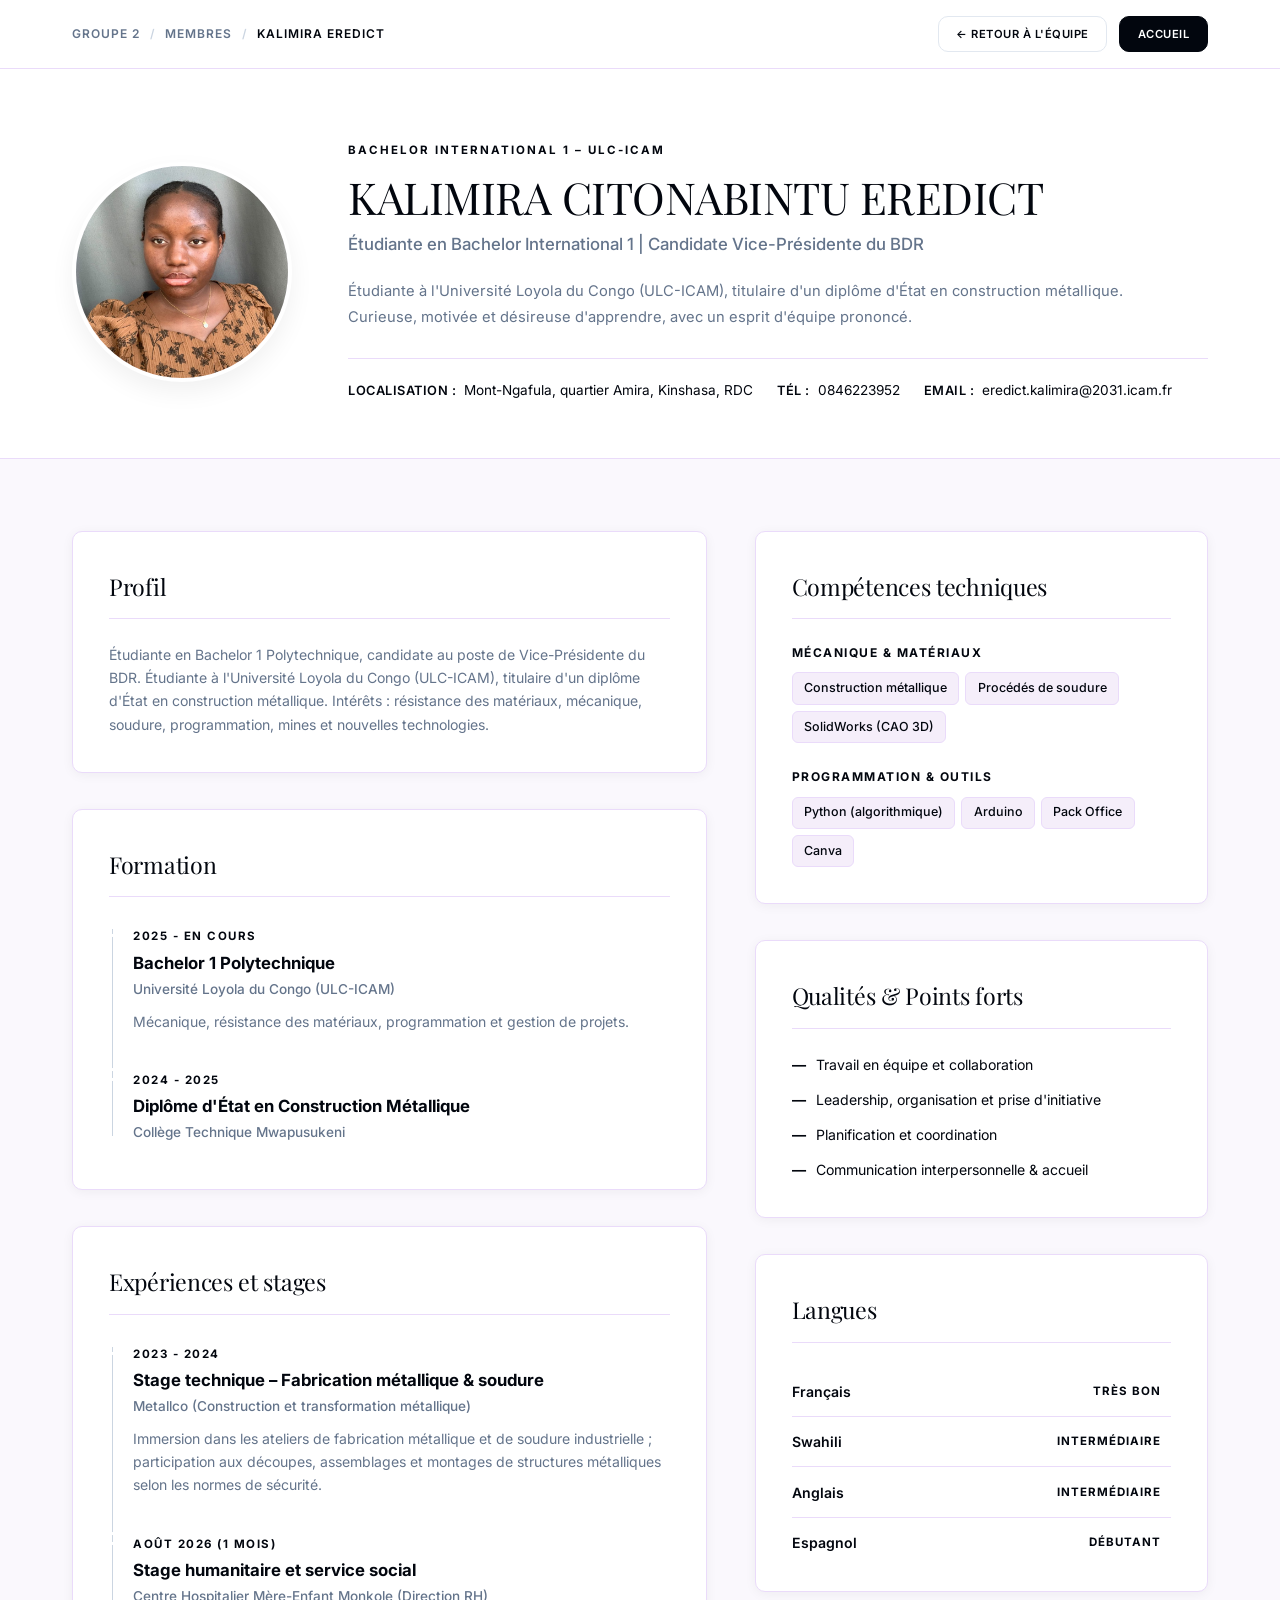
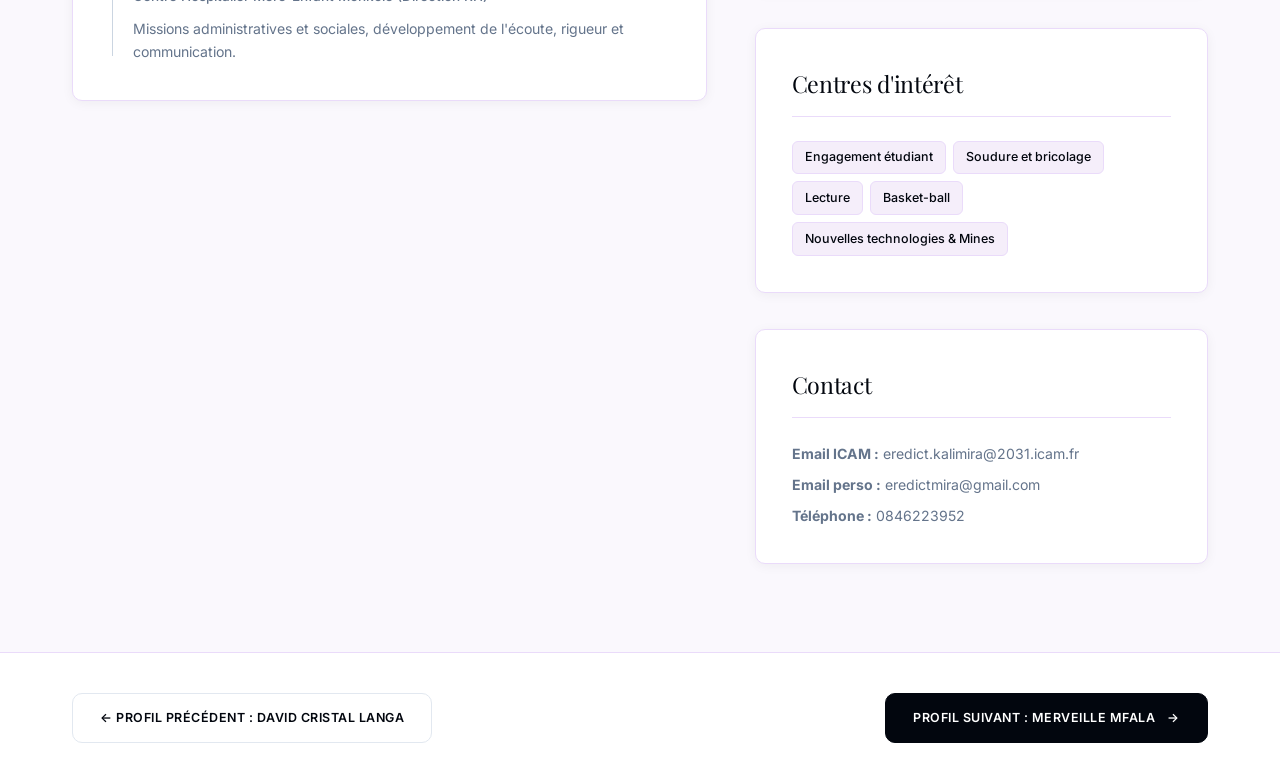
<file: pages/eredict.html>
﻿<!DOCTYPE html>
<html lang="fr">
<head>
  <!-- Réglages de la page : affichage adapté sur téléphone et styles visuels -->
<meta charset="UTF-8">
  <meta name="viewport" content="width=device-width, initial-scale=1.0">
  <title>KALIMIRA CITONABINTU EREDICT – Portfolio &amp; CV | Groupe 2 ULC-ICAM</title>
  <meta name="description" content="CV de Kalimira Citonabintu Eredict, étudiante en Bachelor 1 Polytechnique à l'Université Loyola du Congo (ULC-ICAM).">
  <link rel="stylesheet" href="../css/style.css">
  <link rel="stylesheet" href="../css/cv.css">
</head>
<body>

  <header class="cv-topbar">
    <div class="container cv-topbar-container">
      <div class="cv-breadcrumb">
        <a href="../index.html">GROUPE 2</a>
        <span class="cv-breadcrumb-separator">/</span>
        <a href="../index.html#membres">MEMBRES</a>
        <span class="cv-breadcrumb-separator">/</span>
        <span class="cv-breadcrumb-current">KALIMIRA EREDICT</span>
      </div>
      <div class="cv-topbar-actions">
        <a href="../index.html#membres" class="btn-outline-pill" style="padding: 0.5rem 1.1rem; font-size: 0.7rem;">← RETOUR À L'ÉQUIPE</a>
        <a href="../index.html" class="btn-black-pill" style="padding: 0.5rem 1.1rem; font-size: 0.7rem;">ACCUEIL</a>
      </div>
    </div>
  </header>

  <section class="cv-header-editorial">
    <div class="container cv-header-grid">
      <div class="cv-photo-art-box">
        <div class="cv-photo-circle-accent"></div>
        <img src="../assets/images/eredict.jpg" alt="Photo d'Eredict Kalimira" class="cv-photo-art-img" style="object-position: center 20%;">
      </div>
      <div class="cv-header-content">
        <span class="cv-header-badge">BACHELOR INTERNATIONAL 1 – ULC-ICAM</span>
        <h1 class="cv-header-name">KALIMIRA CITONABINTU EREDICT</h1>
        <div class="cv-header-title">Étudiante en Bachelor International 1 | Candidate Vice-Présidente du BDR</div>
        <p class="cv-header-summary">
          Étudiante à l'Université Loyola du Congo (ULC-ICAM), titulaire d'un diplôme d'État en construction métallique. Curieuse, motivée et désireuse d'apprendre, avec un esprit d'équipe prononcé.
        </p>
        
        <div class="cv-contact-row">
          <div class="cv-contact-item">
            <span class="cv-contact-icon">Localisation :</span>
            <span>Mont-Ngafula, quartier Amira, Kinshasa, RDC</span>
          </div>
          <div class="cv-contact-item">
            <span class="cv-contact-icon">Tél :</span>
            <a href="tel:0846223952">0846223952</a>
          </div>
          <div class="cv-contact-item">
            <span class="cv-contact-icon">Email :</span>
            <a href="mailto:eredict.kalimira@2031.icam.fr">eredict.kalimira@2031.icam.fr</a>
          </div>
        </div>
      </div>
    </div>
  </section>

  <main class="cv-body">
    <div class="container cv-layout-grid">
      
      <div class="cv-main-col">
        
        <section class="cv-card-clean">
          <h2 class="cv-section-serif-title">Profil</h2>
          <p class="timeline-clean-desc">
            Étudiante en Bachelor 1 Polytechnique, candidate au poste de Vice-Présidente du BDR. Étudiante à l'Université Loyola du Congo (ULC-ICAM), titulaire d'un diplôme d'État en construction métallique. Intérêts : résistance des matériaux, mécanique, soudure, programmation, mines et nouvelles technologies.
          </p>
        </section>

        <section class="cv-card-clean">
          <h2 class="cv-section-serif-title">Formation</h2>
          <div class="timeline-clean">
            <div class="timeline-clean-item">
              <span class="timeline-clean-date">2025 - en cours</span>
              <div class="timeline-clean-role">Bachelor 1 Polytechnique</div>
              <div class="timeline-clean-org">Université Loyola du Congo (ULC-ICAM)</div>
              <p class="timeline-clean-desc">Mécanique, résistance des matériaux, programmation et gestion de projets.</p>
            </div>
            <div class="timeline-clean-item">
              <span class="timeline-clean-date">2024 - 2025</span>
              <div class="timeline-clean-role">Diplôme d'État en Construction Métallique</div>
              <div class="timeline-clean-org">Collège Technique Mwapusukeni</div>
            </div>
          </div>
        </section>

        <section class="cv-card-clean">
          <h2 class="cv-section-serif-title">Expériences et stages</h2>
          <div class="timeline-clean">
            <div class="timeline-clean-item">
              <span class="timeline-clean-date">2023 - 2024</span>
              <div class="timeline-clean-role">Stage technique – Fabrication métallique &amp; soudure</div>
              <div class="timeline-clean-org">Metallco (Construction et transformation métallique)</div>
              <p class="timeline-clean-desc">
                Immersion dans les ateliers de fabrication métallique et de soudure industrielle ; participation aux découpes, assemblages et montages de structures métalliques selon les normes de sécurité.
              </p>
            </div>
            <div class="timeline-clean-item">
              <span class="timeline-clean-date">Août 2026 (1 mois)</span>
              <div class="timeline-clean-role">Stage humanitaire et service social</div>
              <div class="timeline-clean-org">Centre Hospitalier Mère-Enfant Monkole (Direction RH)</div>
              <p class="timeline-clean-desc">
                Missions administratives et sociales, développement de l'écoute, rigueur et communication.
              </p>
            </div>
          </div>
        </section>

      </div>

      <div class="cv-side-col">
        
        <section class="cv-card-clean">
          <h2 class="cv-section-serif-title">Compétences techniques</h2>
          <div class="skills-group">
            <div class="skills-group-title">Mécanique &amp; Matériaux</div>
            <div class="skills-tag-cloud">
              <span class="skill-tag-pill">Construction métallique</span>
              <span class="skill-tag-pill">Procédés de soudure</span>
              <span class="skill-tag-pill">SolidWorks (CAO 3D)</span>
            </div>
          </div>
          <div class="skills-group">
            <div class="skills-group-title">Programmation &amp; Outils</div>
            <div class="skills-tag-cloud">
              <span class="skill-tag-pill">Python (algorithmique)</span>
              <span class="skill-tag-pill">Arduino</span>
              <span class="skill-tag-pill">Pack Office</span>
              <span class="skill-tag-pill">Canva</span>
            </div>
          </div>
        </section>

        <section class="cv-card-clean">
          <h2 class="cv-section-serif-title">Qualités &amp; Points forts</h2>
          <div class="quality-row"><span class="quality-check">—</span><span>Travail en équipe et collaboration</span></div>
          <div class="quality-row"><span class="quality-check">—</span><span>Leadership, organisation et prise d'initiative</span></div>
          <div class="quality-row"><span class="quality-check">—</span><span>Planification et coordination</span></div>
          <div class="quality-row"><span class="quality-check">—</span><span>Communication interpersonnelle &amp; accueil</span></div>
        </section>

        <section class="cv-card-clean">
          <h2 class="cv-section-serif-title">Langues</h2>
          <div class="lang-row"><span class="lang-label">Français</span><span class="lang-level-badge">Très bon</span></div>
          <div class="lang-row"><span class="lang-label">Swahili</span><span class="lang-level-badge">Intermédiaire</span></div>
          <div class="lang-row"><span class="lang-label">Anglais</span><span class="lang-level-badge">Intermédiaire</span></div>
          <div class="lang-row"><span class="lang-label">Espagnol</span><span class="lang-level-badge">Débutant</span></div>
        </section>

        <section class="cv-card-clean">
          <h2 class="cv-section-serif-title">Centres d'intérêt</h2>
          <div class="interests-cloud">
            <span class="interest-item">Engagement étudiant</span>
            <span class="interest-item">Soudure et bricolage</span>
            <span class="interest-item">Lecture</span>
            <span class="interest-item">Basket-ball</span>
            <span class="interest-item">Nouvelles technologies &amp; Mines</span>
          </div>
        </section>

        <section class="cv-card-clean">
          <h2 class="cv-section-serif-title">Contact</h2>
          <p class="timeline-clean-desc" style="margin-bottom: 0.5rem;">
            <strong>Email ICAM :</strong> <a href="mailto:eredict.kalimira@2031.icam.fr" style="color: var(--color-purple-accent);">eredict.kalimira@2031.icam.fr</a>
          </p>
          <p class="timeline-clean-desc" style="margin-bottom: 0.5rem;">
            <strong>Email perso :</strong> <a href="mailto:eredictmira@gmail.com" style="color: var(--color-purple-accent);">eredictmira@gmail.com</a>
          </p>
          <p class="timeline-clean-desc">
            <strong>Téléphone :</strong> <a href="tel:0846223952" style="color: var(--color-purple-accent);">0846223952</a>
          </p>
        </section>

      </div>

    </div>
  </main>

  <footer class="cv-footer-nav">
    <div class="container cv-footer-nav-flex">
      <a href="david.html" class="btn-outline-pill">← PROFIL PRÉCÉDENT : DAVID CRISTAL LANGA</a>
      <a href="merveille.html" class="btn-black-pill">
        <span>PROFIL SUIVANT : MERVEILLE MFALA</span>
        <span class="arrow">→</span>
      </a>
    </div>
  </footer>

</body>
</html>
</file>
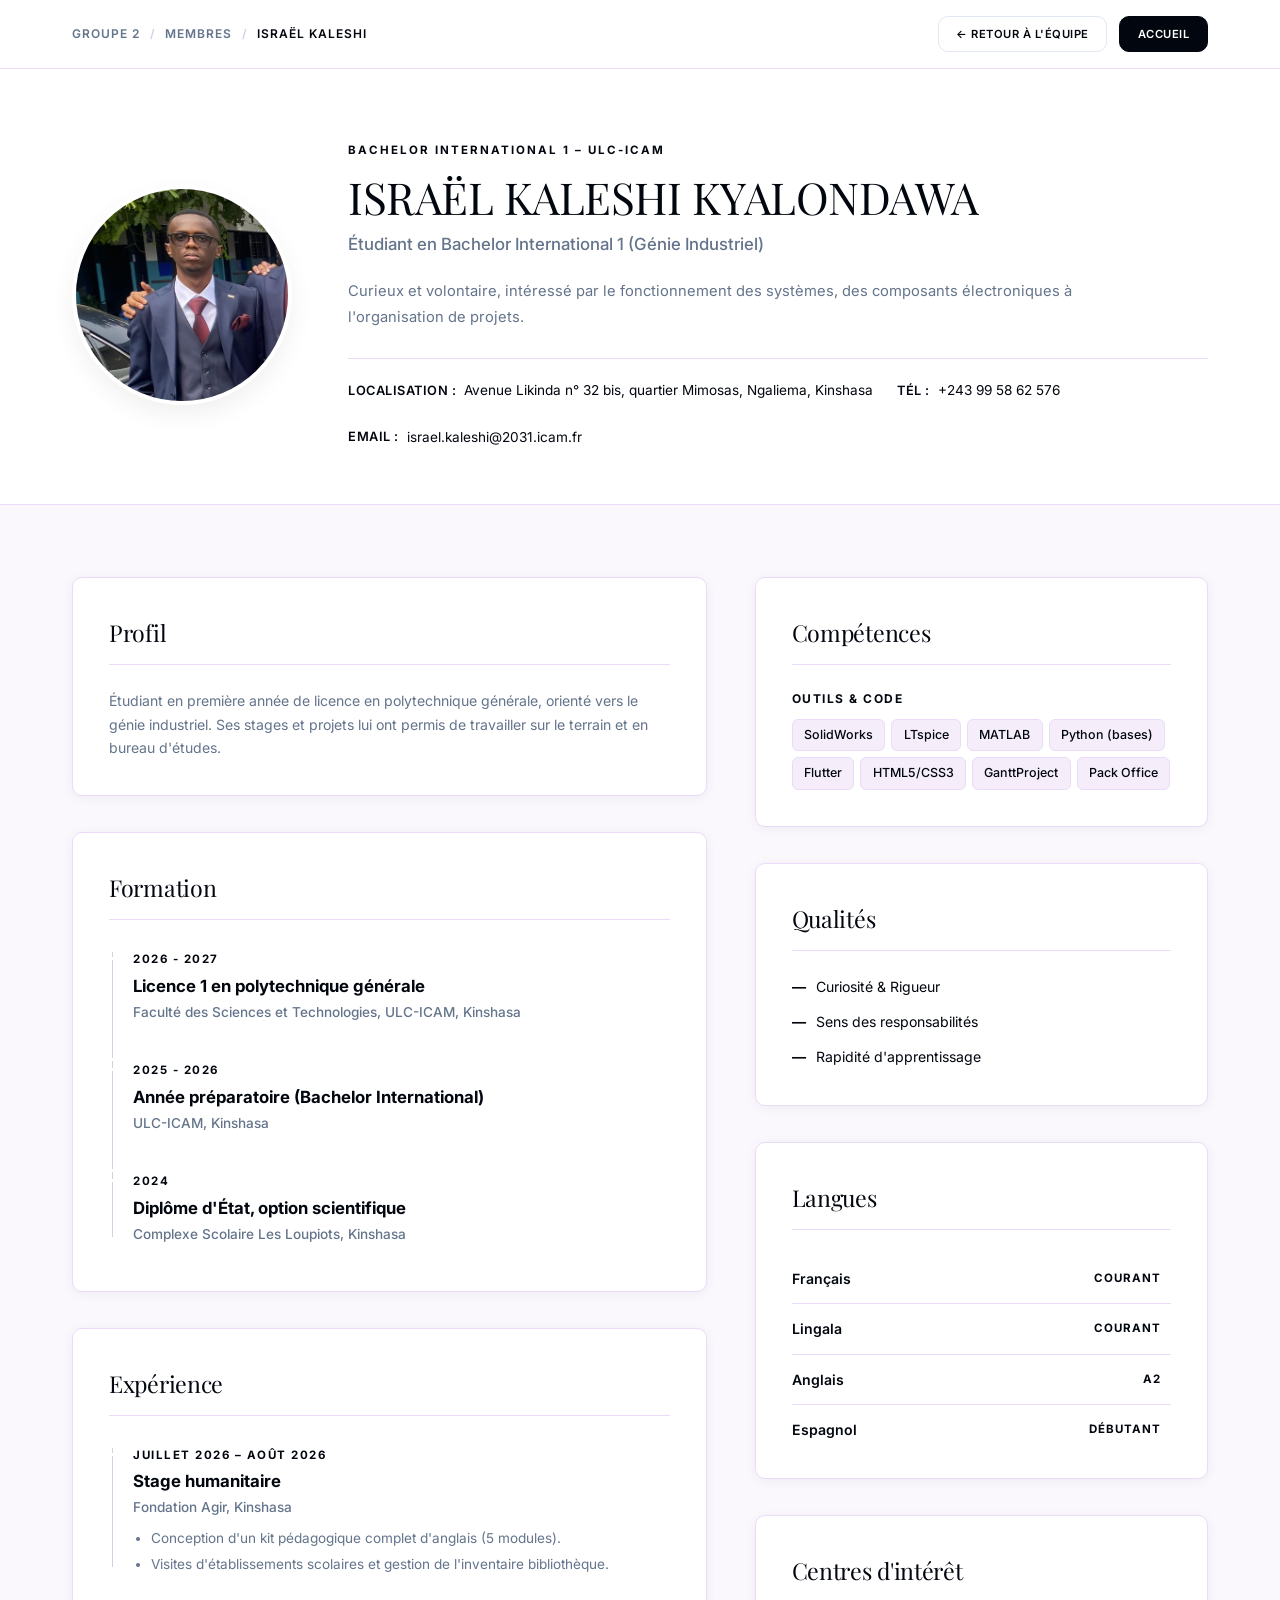
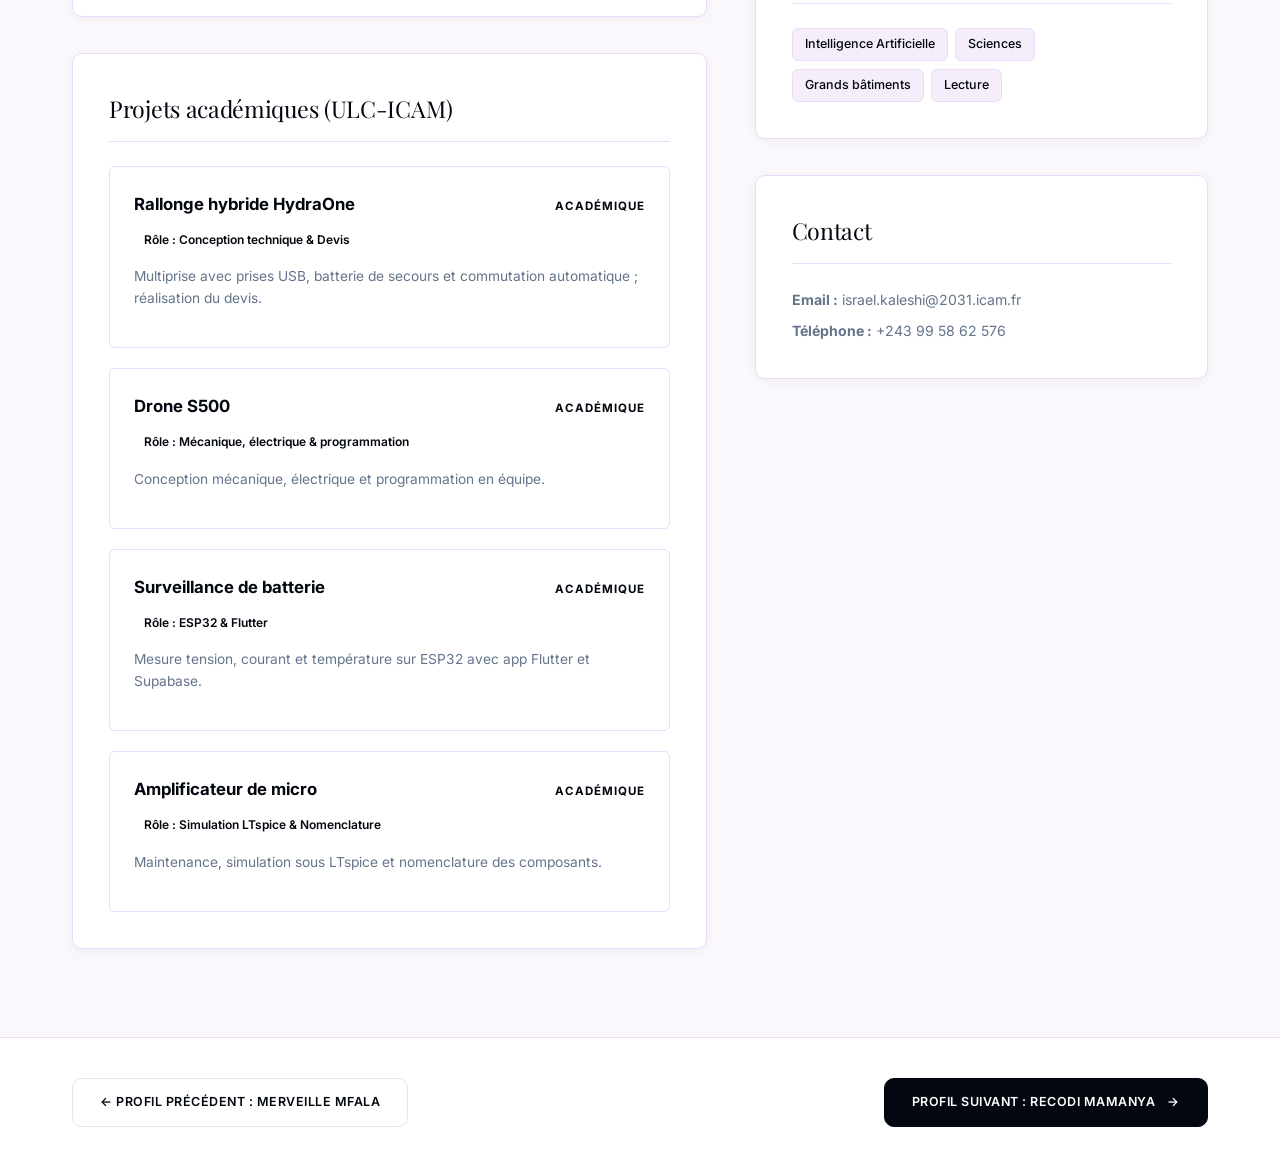
<file: pages/israel.html>
﻿<!DOCTYPE html>
<html lang="fr">
<head>
  <!-- Réglages de la page : affichage adapté sur téléphone et styles visuels -->
<meta charset="UTF-8">
  <meta name="viewport" content="width=device-width, initial-scale=1.0">
  <title>ISRAËL KALESHI KYALONDAWA – Portfolio &amp; CV | Groupe 2 ULC-ICAM</title>
  <meta name="description" content="CV d'Israël Kaleshi Kyalondawa, étudiant en première année de licence en polytechnique générale à l'ULC-ICAM.">
  <link rel="stylesheet" href="../css/style.css">
  <link rel="stylesheet" href="../css/cv.css">
</head>
<body>

  <header class="cv-topbar">
    <div class="container cv-topbar-container">
      <div class="cv-breadcrumb">
        <a href="../index.html">GROUPE 2</a>
        <span class="cv-breadcrumb-separator">/</span>
        <a href="../index.html#membres">MEMBRES</a>
        <span class="cv-breadcrumb-separator">/</span>
        <span class="cv-breadcrumb-current">ISRAËL KALESHI</span>
      </div>
      <div class="cv-topbar-actions">
        <a href="../index.html#membres" class="btn-outline-pill" style="padding: 0.5rem 1.1rem; font-size: 0.7rem;">← RETOUR À L'ÉQUIPE</a>
        <a href="../index.html" class="btn-black-pill" style="padding: 0.5rem 1.1rem; font-size: 0.7rem;">ACCUEIL</a>
      </div>
    </div>
  </header>

  <section class="cv-header-editorial">
    <div class="container cv-header-grid">
      <div class="cv-photo-art-box">
        <div class="cv-photo-circle-accent"></div>
        <img src="../assets/images/israel.png" alt="Photo d'Israël Kaleshi" class="cv-photo-art-img">
      </div>
      <div class="cv-header-content">
        <span class="cv-header-badge">BACHELOR INTERNATIONAL 1 – ULC-ICAM</span>
        <h1 class="cv-header-name">ISRAËL KALESHI KYALONDAWA</h1>
        <div class="cv-header-title">Étudiant en Bachelor International 1 (Génie Industriel)</div>
        <p class="cv-header-summary">
          Curieux et volontaire, intéressé par le fonctionnement des systèmes, des composants électroniques à l'organisation de projets.
        </p>
        
        <div class="cv-contact-row">
          <div class="cv-contact-item">
            <span class="cv-contact-icon">Localisation :</span>
            <span>Avenue Likinda n° 32 bis, quartier Mimosas, Ngaliema, Kinshasa</span>
          </div>
          <div class="cv-contact-item">
            <span class="cv-contact-icon">Tél :</span>
            <a href="tel:+243995862576">+243 99 58 62 576</a>
          </div>
          <div class="cv-contact-item">
            <span class="cv-contact-icon">Email :</span>
            <a href="mailto:israel.kaleshi@2031.icam.fr">israel.kaleshi@2031.icam.fr</a>
          </div>
        </div>
      </div>
    </div>
  </section>

  <main class="cv-body">
    <div class="container cv-layout-grid">
      
      <div class="cv-main-col">
        
        <section class="cv-card-clean">
          <h2 class="cv-section-serif-title">Profil</h2>
          <p class="timeline-clean-desc">
            Étudiant en première année de licence en polytechnique générale, orienté vers le génie industriel. Ses stages et projets lui ont permis de travailler sur le terrain et en bureau d'études.
          </p>
        </section>

        <section class="cv-card-clean">
          <h2 class="cv-section-serif-title">Formation</h2>
          <div class="timeline-clean">
            <div class="timeline-clean-item">
              <span class="timeline-clean-date">2026 - 2027</span>
              <div class="timeline-clean-role">Licence 1 en polytechnique générale</div>
              <div class="timeline-clean-org">Faculté des Sciences et Technologies, ULC-ICAM, Kinshasa</div>
            </div>
            <div class="timeline-clean-item">
              <span class="timeline-clean-date">2025 - 2026</span>
              <div class="timeline-clean-role">Année préparatoire (Bachelor International)</div>
              <div class="timeline-clean-org">ULC-ICAM, Kinshasa</div>
            </div>
            <div class="timeline-clean-item">
              <span class="timeline-clean-date">2024</span>
              <div class="timeline-clean-role">Diplôme d'État, option scientifique</div>
              <div class="timeline-clean-org">Complexe Scolaire Les Loupiots, Kinshasa</div>
            </div>
          </div>
        </section>

        <section class="cv-card-clean">
          <h2 class="cv-section-serif-title">Expérience</h2>
          <div class="timeline-clean">
            <div class="timeline-clean-item">
              <span class="timeline-clean-date">Juillet 2026 – Août 2026</span>
              <div class="timeline-clean-role">Stage humanitaire</div>
              <div class="timeline-clean-org">Fondation Agir, Kinshasa</div>
              <ul class="timeline-clean-list">
                <li>Conception d'un kit pédagogique complet d'anglais (5 modules).</li>
                <li>Visites d'établissements scolaires et gestion de l'inventaire bibliothèque.</li>
              </ul>
            </div>
          </div>
        </section>

        <section class="cv-card-clean">
          <h2 class="cv-section-serif-title">Projets académiques (ULC-ICAM)</h2>
          
          <div class="cv-project-box">
            <div class="cv-project-top">
              <div class="cv-project-title">Rallonge hybride HydraOne</div>
              <span class="cv-project-date">Académique</span>
            </div>
            <span class="cv-project-role-badge">Rôle : Conception technique &amp; Devis</span>
            <p class="cv-project-text">
              Multiprise avec prises USB, batterie de secours et commutation automatique ; réalisation du devis.
            </p>
          </div>

          <div class="cv-project-box">
            <div class="cv-project-top">
              <div class="cv-project-title">Drone S500</div>
              <span class="cv-project-date">Académique</span>
            </div>
            <span class="cv-project-role-badge">Rôle : Mécanique, électrique &amp; programmation</span>
            <p class="cv-project-text">
              Conception mécanique, électrique et programmation en équipe.
            </p>
          </div>

          <div class="cv-project-box">
            <div class="cv-project-top">
              <div class="cv-project-title">Surveillance de batterie</div>
              <span class="cv-project-date">Académique</span>
            </div>
            <span class="cv-project-role-badge">Rôle : ESP32 &amp; Flutter</span>
            <p class="cv-project-text">
              Mesure tension, courant et température sur ESP32 avec app Flutter et Supabase.
            </p>
          </div>

          <div class="cv-project-box">
            <div class="cv-project-top">
              <div class="cv-project-title">Amplificateur de micro</div>
              <span class="cv-project-date">Académique</span>
            </div>
            <span class="cv-project-role-badge">Rôle : Simulation LTspice &amp; Nomenclature</span>
            <p class="cv-project-text">
              Maintenance, simulation sous LTspice et nomenclature des composants.
            </p>
          </div>
        </section>

      </div>

      <div class="cv-side-col">
        
        <section class="cv-card-clean">
          <h2 class="cv-section-serif-title">Compétences</h2>
          <div class="skills-group">
            <div class="skills-group-title">Outils &amp; Code</div>
            <div class="skills-tag-cloud">
              <span class="skill-tag-pill">SolidWorks</span>
              <span class="skill-tag-pill">LTspice</span>
              <span class="skill-tag-pill">MATLAB</span>
              <span class="skill-tag-pill">Python (bases)</span>
              <span class="skill-tag-pill">Flutter</span>
              <span class="skill-tag-pill">HTML5/CSS3</span>
              <span class="skill-tag-pill">GanttProject</span>
              <span class="skill-tag-pill">Pack Office</span>
            </div>
          </div>
        </section>

        <section class="cv-card-clean">
          <h2 class="cv-section-serif-title">Qualités</h2>
          <div class="quality-row"><span class="quality-check">—</span><span>Curiosité &amp; Rigueur</span></div>
          <div class="quality-row"><span class="quality-check">—</span><span>Sens des responsabilités</span></div>
          <div class="quality-row"><span class="quality-check">—</span><span>Rapidité d'apprentissage</span></div>
        </section>

        <section class="cv-card-clean">
          <h2 class="cv-section-serif-title">Langues</h2>
          <div class="lang-row"><span class="lang-label">Français</span><span class="lang-level-badge">Courant</span></div>
          <div class="lang-row"><span class="lang-label">Lingala</span><span class="lang-level-badge">Courant</span></div>
          <div class="lang-row"><span class="lang-label">Anglais</span><span class="lang-level-badge">A2</span></div>
          <div class="lang-row"><span class="lang-label">Espagnol</span><span class="lang-level-badge">Débutant</span></div>
        </section>

        <section class="cv-card-clean">
          <h2 class="cv-section-serif-title">Centres d'intérêt</h2>
          <div class="interests-cloud">
            <span class="interest-item">Intelligence Artificielle</span>
            <span class="interest-item">Sciences</span>
            <span class="interest-item">Grands bâtiments</span>
            <span class="interest-item">Lecture</span>
          </div>
        </section>

        <section class="cv-card-clean">
          <h2 class="cv-section-serif-title">Contact</h2>
          <p class="timeline-clean-desc" style="margin-bottom: 0.5rem;">
            <strong>Email :</strong> <a href="mailto:israel.kaleshi@2031.icam.fr" style="color: var(--color-purple-accent);">israel.kaleshi@2031.icam.fr</a>
          </p>
          <p class="timeline-clean-desc">
            <strong>Téléphone :</strong> <a href="tel:+243995862576" style="color: var(--color-purple-accent);">+243 99 58 62 576</a>
          </p>
        </section>

      </div>

    </div>
  </main>

  <footer class="cv-footer-nav">
    <div class="container cv-footer-nav-flex">
      <a href="merveille.html" class="btn-outline-pill">← PROFIL PRÉCÉDENT : MERVEILLE MFALA</a>
      <a href="recodi.html" class="btn-black-pill">
        <span>PROFIL SUIVANT : RECODI MAMANYA</span>
        <span class="arrow">→</span>
      </a>
    </div>
  </footer>

</body>
</html>
</file>
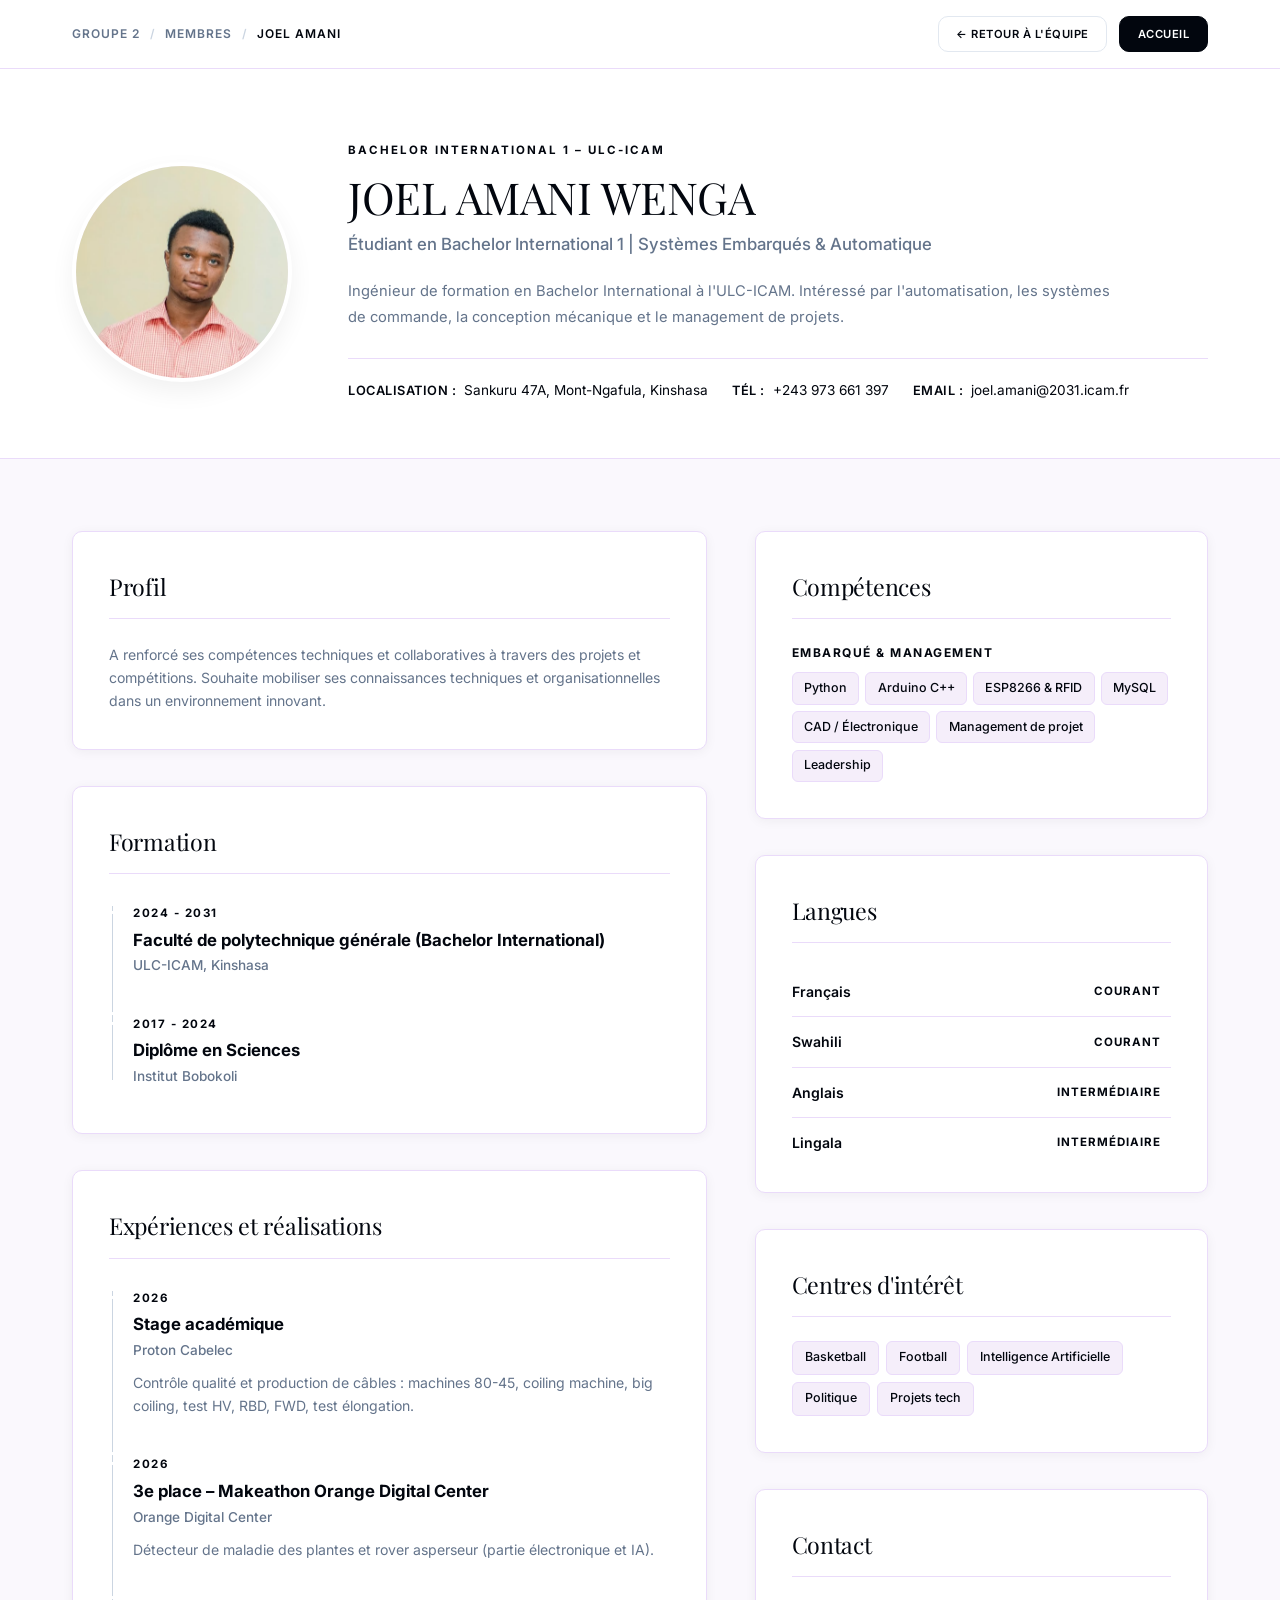
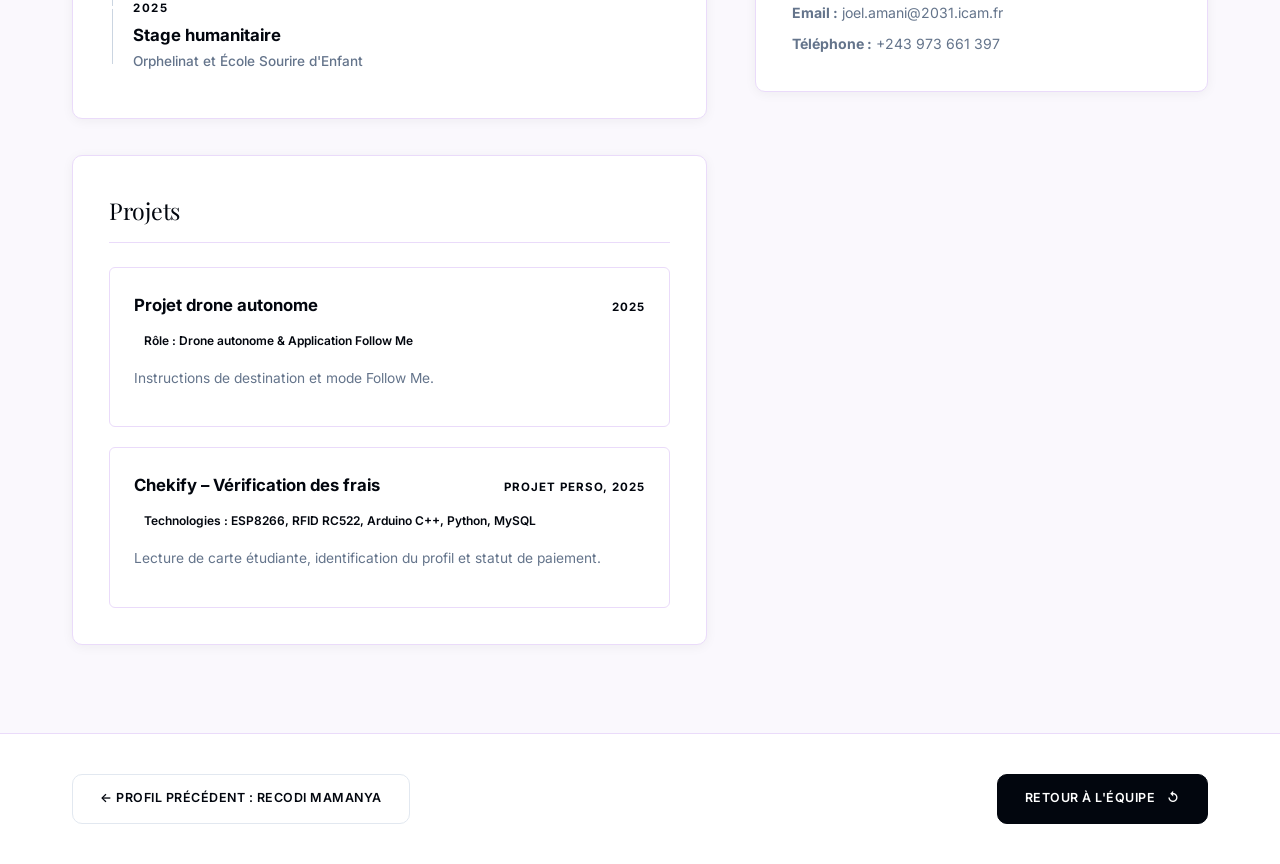
<file: pages/joel.html>
﻿<!DOCTYPE html>
<html lang="fr">
<head>
  <!-- Réglages de la page : affichage adapté sur téléphone et styles visuels -->
<meta charset="UTF-8">
  <meta name="viewport" content="width=device-width, initial-scale=1.0">
  <title>JOEL AMANI WENGA – Portfolio &amp; CV | Groupe 2 ULC-ICAM</title>
  <meta name="description" content="CV de Joel Amani Wenga, étudiant en deuxième année de Bachelor International à l'ULC-ICAM.">
  <link rel="stylesheet" href="../css/style.css">
  <link rel="stylesheet" href="../css/cv.css">
</head>
<body>

  <header class="cv-topbar">
    <div class="container cv-topbar-container">
      <div class="cv-breadcrumb">
        <a href="../index.html">GROUPE 2</a>
        <span class="cv-breadcrumb-separator">/</span>
        <a href="../index.html#membres">MEMBRES</a>
        <span class="cv-breadcrumb-separator">/</span>
        <span class="cv-breadcrumb-current">JOEL AMANI</span>
      </div>
      <div class="cv-topbar-actions">
        <a href="../index.html#membres" class="btn-outline-pill" style="padding: 0.5rem 1.1rem; font-size: 0.7rem;">← RETOUR À L'ÉQUIPE</a>
        <a href="../index.html" class="btn-black-pill" style="padding: 0.5rem 1.1rem; font-size: 0.7rem;">ACCUEIL</a>
      </div>
    </div>
  </header>

  <section class="cv-header-editorial">
    <div class="container cv-header-grid">
      <div class="cv-photo-art-box">
        <div class="cv-photo-circle-accent"></div>
        <img src="../assets/images/joel.png" alt="Photo de Joel Amani" class="cv-photo-art-img">
      </div>
      <div class="cv-header-content">
        <span class="cv-header-badge">BACHELOR INTERNATIONAL 1 – ULC-ICAM</span>
        <h1 class="cv-header-name">JOEL AMANI WENGA</h1>
        <div class="cv-header-title">Étudiant en Bachelor International 1 | Systèmes Embarqués &amp; Automatique</div>
        <p class="cv-header-summary">
          Ingénieur de formation en Bachelor International à l'ULC-ICAM. Intéressé par l'automatisation, les systèmes de commande, la conception mécanique et le management de projets.
        </p>
        
        <div class="cv-contact-row">
          <div class="cv-contact-item">
            <span class="cv-contact-icon">Localisation :</span>
            <span>Sankuru 47A, Mont-Ngafula, Kinshasa</span>
          </div>
          <div class="cv-contact-item">
            <span class="cv-contact-icon">Tél :</span>
            <a href="tel:+243973661397">+243 973 661 397</a>
          </div>
          <div class="cv-contact-item">
            <span class="cv-contact-icon">Email :</span>
            <a href="mailto:joel.amani@2031.icam.fr">joel.amani@2031.icam.fr</a>
          </div>
        </div>
      </div>
    </div>
  </section>

  <main class="cv-body">
    <div class="container cv-layout-grid">
      
      <div class="cv-main-col">
        
        <section class="cv-card-clean">
          <h2 class="cv-section-serif-title">Profil</h2>
          <p class="timeline-clean-desc">
            A renforcé ses compétences techniques et collaboratives à travers des projets et compétitions. Souhaite mobiliser ses connaissances techniques et organisationnelles dans un environnement innovant.
          </p>
        </section>

        <section class="cv-card-clean">
          <h2 class="cv-section-serif-title">Formation</h2>
          <div class="timeline-clean">
            <div class="timeline-clean-item">
              <span class="timeline-clean-date">2024 - 2031</span>
              <div class="timeline-clean-role">Faculté de polytechnique générale (Bachelor International)</div>
              <div class="timeline-clean-org">ULC-ICAM, Kinshasa</div>
            </div>
            <div class="timeline-clean-item">
              <span class="timeline-clean-date">2017 - 2024</span>
              <div class="timeline-clean-role">Diplôme en Sciences</div>
              <div class="timeline-clean-org">Institut Bobokoli</div>
            </div>
          </div>
        </section>

        <section class="cv-card-clean">
          <h2 class="cv-section-serif-title">Expériences et réalisations</h2>
          <div class="timeline-clean">
            <div class="timeline-clean-item">
              <span class="timeline-clean-date">2026</span>
              <div class="timeline-clean-role">Stage académique</div>
              <div class="timeline-clean-org">Proton Cabelec</div>
              <p class="timeline-clean-desc">
                Contrôle qualité et production de câbles : machines 80-45, coiling machine, big coiling, test HV, RBD, FWD, test élongation.
              </p>
            </div>
            <div class="timeline-clean-item">
              <span class="timeline-clean-date">2026</span>
              <div class="timeline-clean-role">3e place – Makeathon Orange Digital Center</div>
              <div class="timeline-clean-org">Orange Digital Center</div>
              <p class="timeline-clean-desc">
                Détecteur de maladie des plantes et rover asperseur (partie électronique et IA).
              </p>
            </div>
            <div class="timeline-clean-item">
              <span class="timeline-clean-date">2025</span>
              <div class="timeline-clean-role">Stage humanitaire</div>
              <div class="timeline-clean-org">Orphelinat et École Sourire d'Enfant</div>
            </div>
          </div>
        </section>

        <section class="cv-card-clean">
          <h2 class="cv-section-serif-title">Projets</h2>
          
          <div class="cv-project-box">
            <div class="cv-project-top">
              <div class="cv-project-title">Projet drone autonome</div>
              <span class="cv-project-date">2025</span>
            </div>
            <span class="cv-project-role-badge">Rôle : Drone autonome &amp; Application Follow Me</span>
            <p class="cv-project-text">
              Instructions de destination et mode Follow Me.
            </p>
          </div>

          <div class="cv-project-box">
            <div class="cv-project-top">
              <div class="cv-project-title">Chekify – Vérification des frais</div>
              <span class="cv-project-date">Projet perso, 2025</span>
            </div>
            <span class="cv-project-role-badge">Technologies : ESP8266, RFID RC522, Arduino C++, Python, MySQL</span>
            <p class="cv-project-text">
              Lecture de carte étudiante, identification du profil et statut de paiement.
            </p>
          </div>
        </section>

      </div>

      <div class="cv-side-col">
        
        <section class="cv-card-clean">
          <h2 class="cv-section-serif-title">Compétences</h2>
          <div class="skills-group">
            <div class="skills-group-title">Embarqué &amp; Management</div>
            <div class="skills-tag-cloud">
              <span class="skill-tag-pill">Python</span>
              <span class="skill-tag-pill">Arduino C++</span>
              <span class="skill-tag-pill">ESP8266 &amp; RFID</span>
              <span class="skill-tag-pill">MySQL</span>
              <span class="skill-tag-pill">CAD / Électronique</span>
              <span class="skill-tag-pill">Management de projet</span>
              <span class="skill-tag-pill">Leadership</span>
            </div>
          </div>
        </section>

        <section class="cv-card-clean">
          <h2 class="cv-section-serif-title">Langues</h2>
          <div class="lang-row"><span class="lang-label">Français</span><span class="lang-level-badge">Courant</span></div>
          <div class="lang-row"><span class="lang-label">Swahili</span><span class="lang-level-badge">Courant</span></div>
          <div class="lang-row"><span class="lang-label">Anglais</span><span class="lang-level-badge">Intermédiaire</span></div>
          <div class="lang-row"><span class="lang-label">Lingala</span><span class="lang-level-badge">Intermédiaire</span></div>
        </section>

        <section class="cv-card-clean">
          <h2 class="cv-section-serif-title">Centres d'intérêt</h2>
          <div class="interests-cloud">
            <span class="interest-item">Basketball</span>
            <span class="interest-item">Football</span>
            <span class="interest-item">Intelligence Artificielle</span>
            <span class="interest-item">Politique</span>
            <span class="interest-item">Projets tech</span>
          </div>
        </section>

        <section class="cv-card-clean">
          <h2 class="cv-section-serif-title">Contact</h2>
          <p class="timeline-clean-desc" style="margin-bottom: 0.5rem;">
            <strong>Email :</strong> <a href="mailto:joel.amani@2031.icam.fr" style="color: var(--color-purple-accent);">joel.amani@2031.icam.fr</a>
          </p>
          <p class="timeline-clean-desc">
            <strong>Téléphone :</strong> <a href="tel:+243973661397" style="color: var(--color-purple-accent);">+243 973 661 397</a>
          </p>
        </section>

      </div>

    </div>
  </main>

  <footer class="cv-footer-nav">
    <div class="container cv-footer-nav-flex">
      <a href="recodi.html" class="btn-outline-pill">← PROFIL PRÉCÉDENT : RECODI MAMANYA</a>
      <a href="../index.html#membres" class="btn-black-pill">
        <span>RETOUR À L'ÉQUIPE</span>
        <span class="arrow">↺</span>
      </a>
    </div>
  </footer>

</body>
</html>
</file>
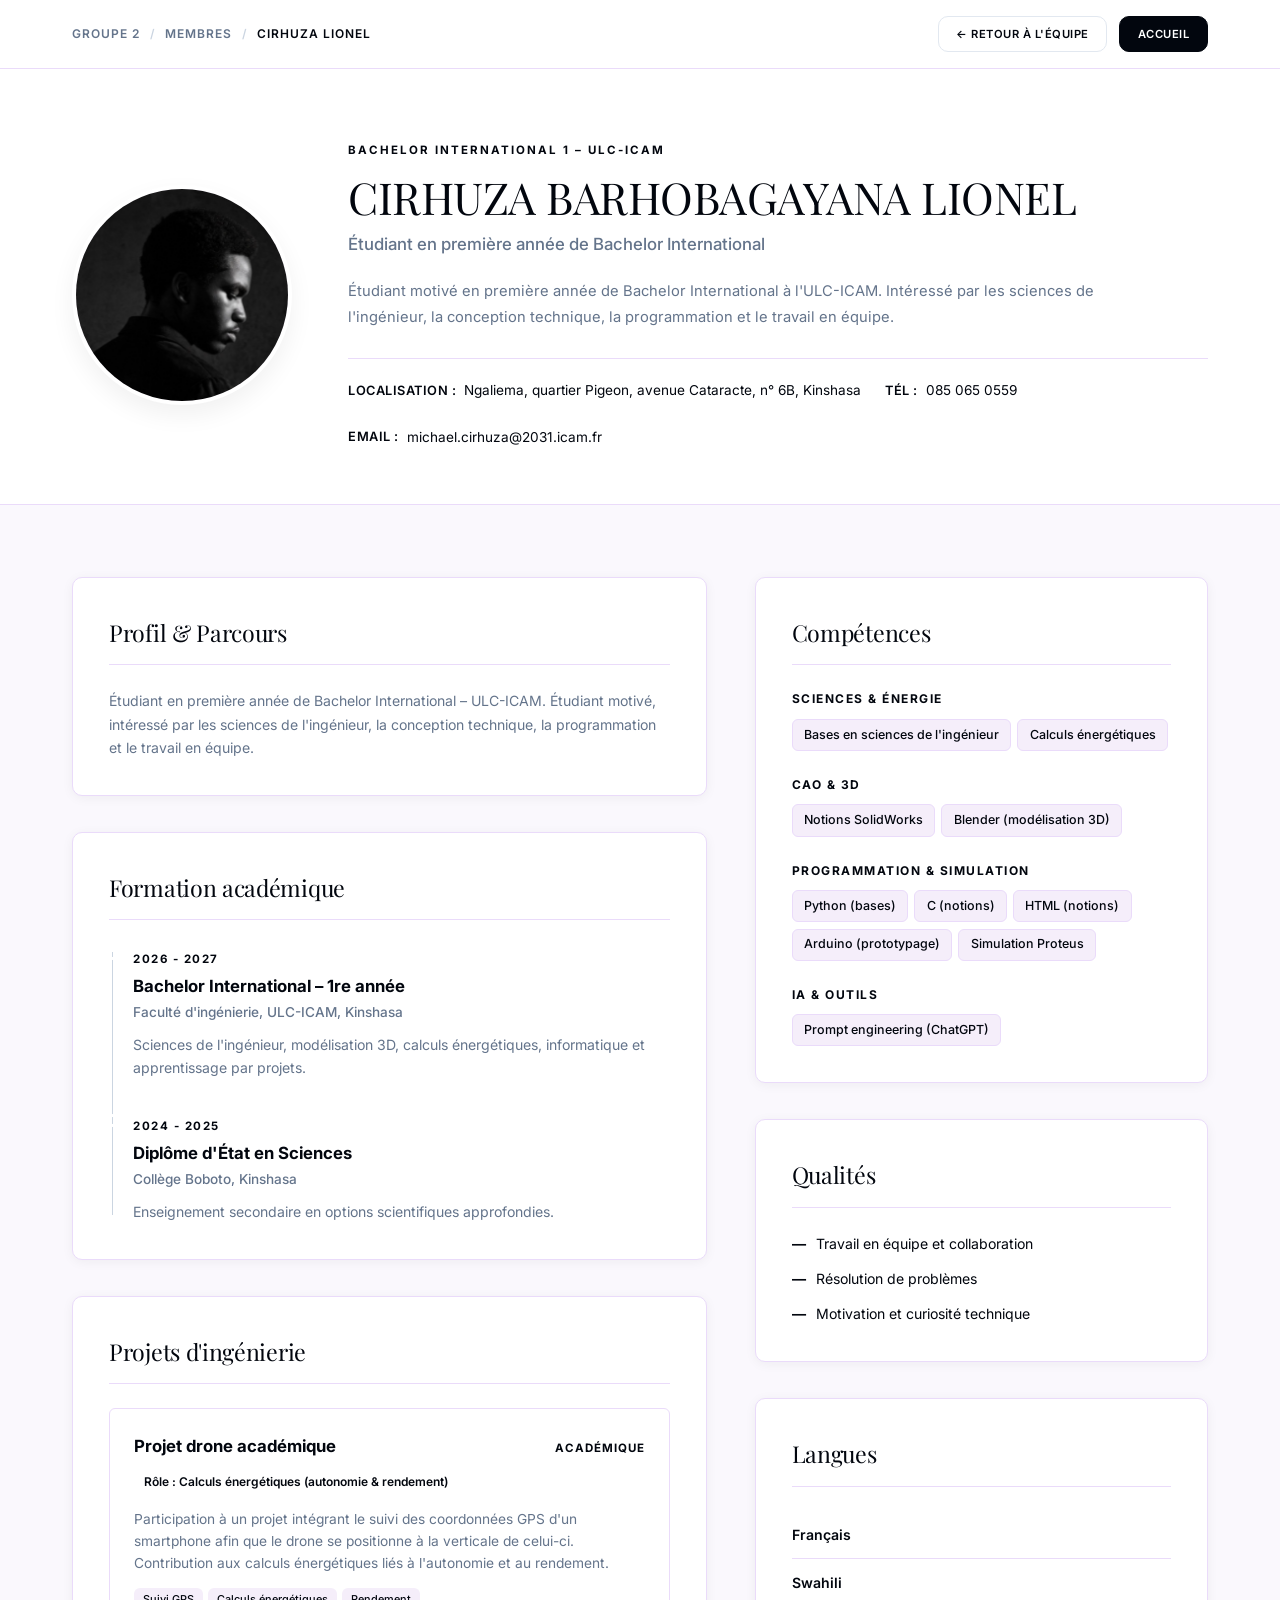
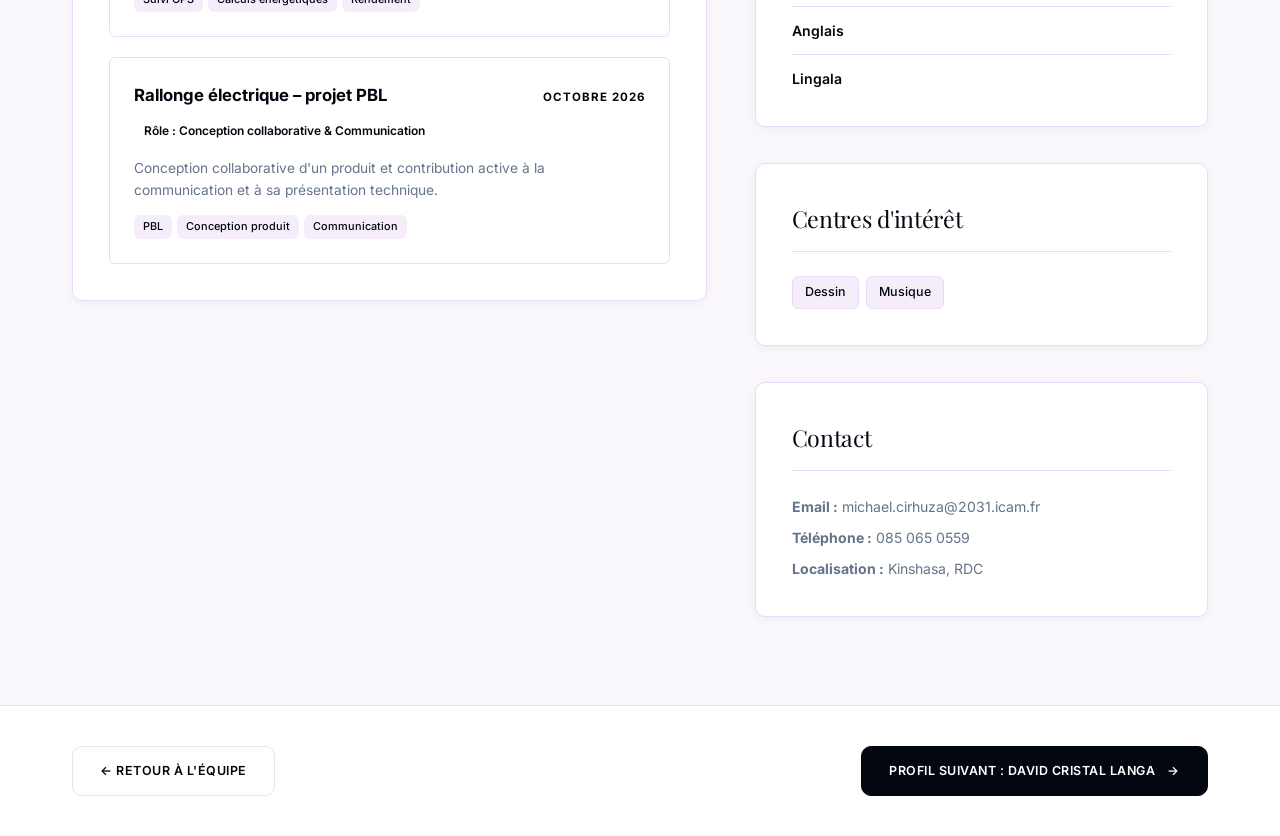
<file: pages/lionel.html>
﻿<!DOCTYPE html>
<html lang="fr">

<head>
  <!-- Réglages de la page : affichage adapté sur téléphone et styles visuels -->
  <meta charset="UTF-8">
  <meta name="viewport" content="width=device-width, initial-scale=1.0">
  <title>CIRHUZA BARHOBAGAYANA LIONEL – Portfolio &amp; CV | Groupe 2 ULC-ICAM</title>
  <meta name="description"
    content="CV de Cirhuza Barhobagayana Lionel, étudiant en première année de Bachelor International à l'ULC-ICAM.">
  <link rel="stylesheet" href="../css/style.css">
  <link rel="stylesheet" href="../css/cv.css">
</head>

<body>

  <!-- Barre du haut : affiche le nom et les boutons pour revenir à l'équipe ou à l'accueil -->
  <header class="cv-topbar">
    <div class="container cv-topbar-container">
      <div class="cv-breadcrumb">
        <a href="../index.html">GROUPE 2</a>
        <span class="cv-breadcrumb-separator">/</span>
        <a href="../index.html#membres">MEMBRES</a>
        <span class="cv-breadcrumb-separator">/</span>
        <span class="cv-breadcrumb-current">CIRHUZA LIONEL</span>
      </div>
      <div class="cv-topbar-actions">
        <a href="../index.html#membres" class="btn-outline-pill" style="padding: 0.5rem 1.1rem; font-size: 0.7rem;">←
          RETOUR À L'ÉQUIPE</a>
        <a href="../index.html" class="btn-black-pill" style="padding: 0.5rem 1.1rem; font-size: 0.7rem;">ACCUEIL</a>
      </div>
    </div>
  </header>

  <!-- Présentation principale : grande photo, nom, statut Bachelor International 1 et contact -->
  <section class="cv-header-editorial">
    <div class="container cv-header-grid">
      <div class="cv-photo-art-box">
        <div class="cv-photo-circle-accent"></div>
        <img src="../assets/images/lionel.png" alt="Photo de profil de Cirhuza Barhobagayana Lionel"
          class="cv-photo-art-img">
      </div>
      <div class="cv-header-content">
        <span class="cv-header-badge">BACHELOR INTERNATIONAL 1 – ULC-ICAM</span>
        <h1 class="cv-header-name">CIRHUZA BARHOBAGAYANA LIONEL</h1>
        <div class="cv-header-title">Étudiant en première année de Bachelor International</div>
        <p class="cv-header-summary">
          Étudiant motivé en première année de Bachelor International à l'ULC-ICAM. Intéressé par les sciences de
          l'ingénieur, la conception technique, la programmation et le travail en équipe.
        </p>

        <div class="cv-contact-row">
          <div class="cv-contact-item">
            <span class="cv-contact-icon">Localisation :</span>
            <span>Ngaliema, quartier Pigeon, avenue Cataracte, n° 6B, Kinshasa</span>
          </div>
          <div class="cv-contact-item">
            <span class="cv-contact-icon">Tél :</span>
            <a href="tel:0850650559">085 065 0559</a>
          </div>
          <div class="cv-contact-item">
            <span class="cv-contact-icon">Email :</span>
            <a href="mailto:michael.cirhuza@2031.icam.fr">michael.cirhuza@2031.icam.fr</a>
          </div>
        </div>
      </div>
    </div>
  </section>

  <!-- Contenu détaillé du parcours : formation, projets réalisés et compétences -->
  <main class="cv-body">
    <div class="container cv-layout-grid">

      <!-- Colonne Principale -->
      <div class="cv-main-col">

        <!-- Section Profil -->
        <section class="cv-card-clean">
          <h2 class="cv-section-serif-title">Profil &amp; Parcours</h2>
          <p class="timeline-clean-desc">
            Étudiant en première année de Bachelor International – ULC-ICAM. Étudiant motivé, intéressé par les sciences
            de l'ingénieur, la conception technique, la programmation et le travail en équipe.
          </p>
        </section>

        <!-- Section Formation -->
        <section class="cv-card-clean">
          <h2 class="cv-section-serif-title">Formation académique</h2>
          <div class="timeline-clean">
            <div class="timeline-clean-item">
              <span class="timeline-clean-date">2026 - 2027</span>
              <div class="timeline-clean-role">Bachelor International – 1re année</div>
              <div class="timeline-clean-org">Faculté d'ingénierie, ULC-ICAM, Kinshasa</div>
              <p class="timeline-clean-desc">
                Sciences de l'ingénieur, modélisation 3D, calculs énergétiques, informatique et apprentissage par
                projets.
              </p>
            </div>
            <div class="timeline-clean-item">
              <span class="timeline-clean-date">2024 - 2025</span>
              <div class="timeline-clean-role">Diplôme d'État en Sciences</div>
              <div class="timeline-clean-org">Collège Boboto, Kinshasa</div>
              <p class="timeline-clean-desc">
                Enseignement secondaire en options scientifiques approfondies.
              </p>
            </div>
          </div>
        </section>

        <!-- Section Projets -->
        <section class="cv-card-clean">
          <h2 class="cv-section-serif-title">Projets d'ingénierie</h2>

          <div class="cv-project-box">
            <div class="cv-project-top">
              <div class="cv-project-title">Projet drone académique</div>
              <span class="cv-project-date">Académique</span>
            </div>
            <span class="cv-project-role-badge">Rôle : Calculs énergétiques (autonomie &amp; rendement)</span>
            <p class="cv-project-text">
              Participation à un projet intégrant le suivi des coordonnées GPS d'un smartphone afin que le drone se
              positionne à la verticale de celui-ci. Contribution aux calculs énergétiques liés à l'autonomie et au
              rendement.
            </p>
            <div class="cv-project-tags">
              <span class="member-skill-tag">Suivi GPS</span>
              <span class="member-skill-tag">Calculs énergétiques</span>
              <span class="member-skill-tag">Rendement</span>
            </div>
          </div>

          <div class="cv-project-box">
            <div class="cv-project-top">
              <div class="cv-project-title">Rallonge électrique – projet PBL</div>
              <span class="cv-project-date">Octobre 2026</span>
            </div>
            <span class="cv-project-role-badge">Rôle : Conception collaborative &amp; Communication</span>
            <p class="cv-project-text">
              Conception collaborative d'un produit et contribution active à la communication et à sa présentation
              technique.
            </p>
            <div class="cv-project-tags">
              <span class="member-skill-tag">PBL</span>
              <span class="member-skill-tag">Conception produit</span>
              <span class="member-skill-tag">Communication</span>
            </div>
          </div>
        </section>

      </div>

      <!-- Colonne Latérale -->
      <div class="cv-side-col">

        <!-- Compétences techniques -->
        <section class="cv-card-clean">
          <h2 class="cv-section-serif-title">Compétences</h2>

          <div class="skills-group">
            <div class="skills-group-title">Sciences &amp; Énergie</div>
            <div class="skills-tag-cloud">
              <span class="skill-tag-pill">Bases en sciences de l'ingénieur</span>
              <span class="skill-tag-pill">Calculs énergétiques</span>
            </div>
          </div>

          <div class="skills-group">
            <div class="skills-group-title">CAO &amp; 3D</div>
            <div class="skills-tag-cloud">
              <span class="skill-tag-pill">Notions SolidWorks</span>
              <span class="skill-tag-pill">Blender (modélisation 3D)</span>
            </div>
          </div>

          <div class="skills-group">
            <div class="skills-group-title">Programmation &amp; Simulation</div>
            <div class="skills-tag-cloud">
              <span class="skill-tag-pill">Python (bases)</span>
              <span class="skill-tag-pill">C (notions)</span>
              <span class="skill-tag-pill">HTML (notions)</span>
              <span class="skill-tag-pill">Arduino (prototypage)</span>
              <span class="skill-tag-pill">Simulation Proteus</span>
            </div>
          </div>

          <div class="skills-group">
            <div class="skills-group-title">IA &amp; Outils</div>
            <div class="skills-tag-cloud">
              <span class="skill-tag-pill">Prompt engineering (ChatGPT)</span>
            </div>
          </div>
        </section>

        <!-- Qualités personnelles -->
        <section class="cv-card-clean">
          <h2 class="cv-section-serif-title">Qualités</h2>
          <div class="quality-row">
            <span class="quality-check">—</span>
            <span>Travail en équipe et collaboration</span>
          </div>
          <div class="quality-row">
            <span class="quality-check">—</span>
            <span>Résolution de problèmes</span>
          </div>
          <div class="quality-row">
            <span class="quality-check">—</span>
            <span>Motivation et curiosité technique</span>
          </div>
        </section>

        <!-- Langues -->
        <section class="cv-card-clean">
          <h2 class="cv-section-serif-title">Langues</h2>
          <div class="lang-row"><span class="lang-label">Français</span></div>
          <div class="lang-row"><span class="lang-label">Swahili</span></div>
          <div class="lang-row"><span class="lang-label">Anglais</span></div>
          <div class="lang-row"><span class="lang-label">Lingala</span></div>
        </section>

        <!-- Centres d'intérêt -->
        <section class="cv-card-clean">
          <h2 class="cv-section-serif-title">Centres d'intérêt</h2>
          <div class="interests-cloud">
            <span class="interest-item">Dessin</span>
            <span class="interest-item">Musique</span>
          </div>
        </section>

        <!-- Contact direct -->
        <section class="cv-card-clean">
          <h2 class="cv-section-serif-title">Contact</h2>
          <p class="timeline-clean-desc" style="margin-bottom: 0.5rem;">
            <strong>Email :</strong> <a href="mailto:michael.cirhuza@2031.icam.fr"
              style="color: var(--color-purple-accent);">michael.cirhuza@2031.icam.fr</a>
          </p>
          <p class="timeline-clean-desc" style="margin-bottom: 0.5rem;">
            <strong>Téléphone :</strong> <a href="tel:0850650559" style="color: var(--color-purple-accent);">085 065
              0559</a>
          </p>
          <p class="timeline-clean-desc">
            <strong>Localisation :</strong> Kinshasa, RDC
          </p>
        </section>

      </div>

    </div>
  </main>

  <!-- Navigation inf�rieure vers les autres profils -->
  <footer class="cv-footer-nav">
    <div class="container cv-footer-nav-flex">
      <a href="../index.html#membres" class="btn-outline-pill">← RETOUR À L'ÉQUIPE</a>
      <a href="david.html" class="btn-black-pill">
        <span>PROFIL SUIVANT : DAVID CRISTAL LANGA</span>
        <span class="arrow">→</span>
      </a>
    </div>
  </footer>

</body>

</html>
</file>
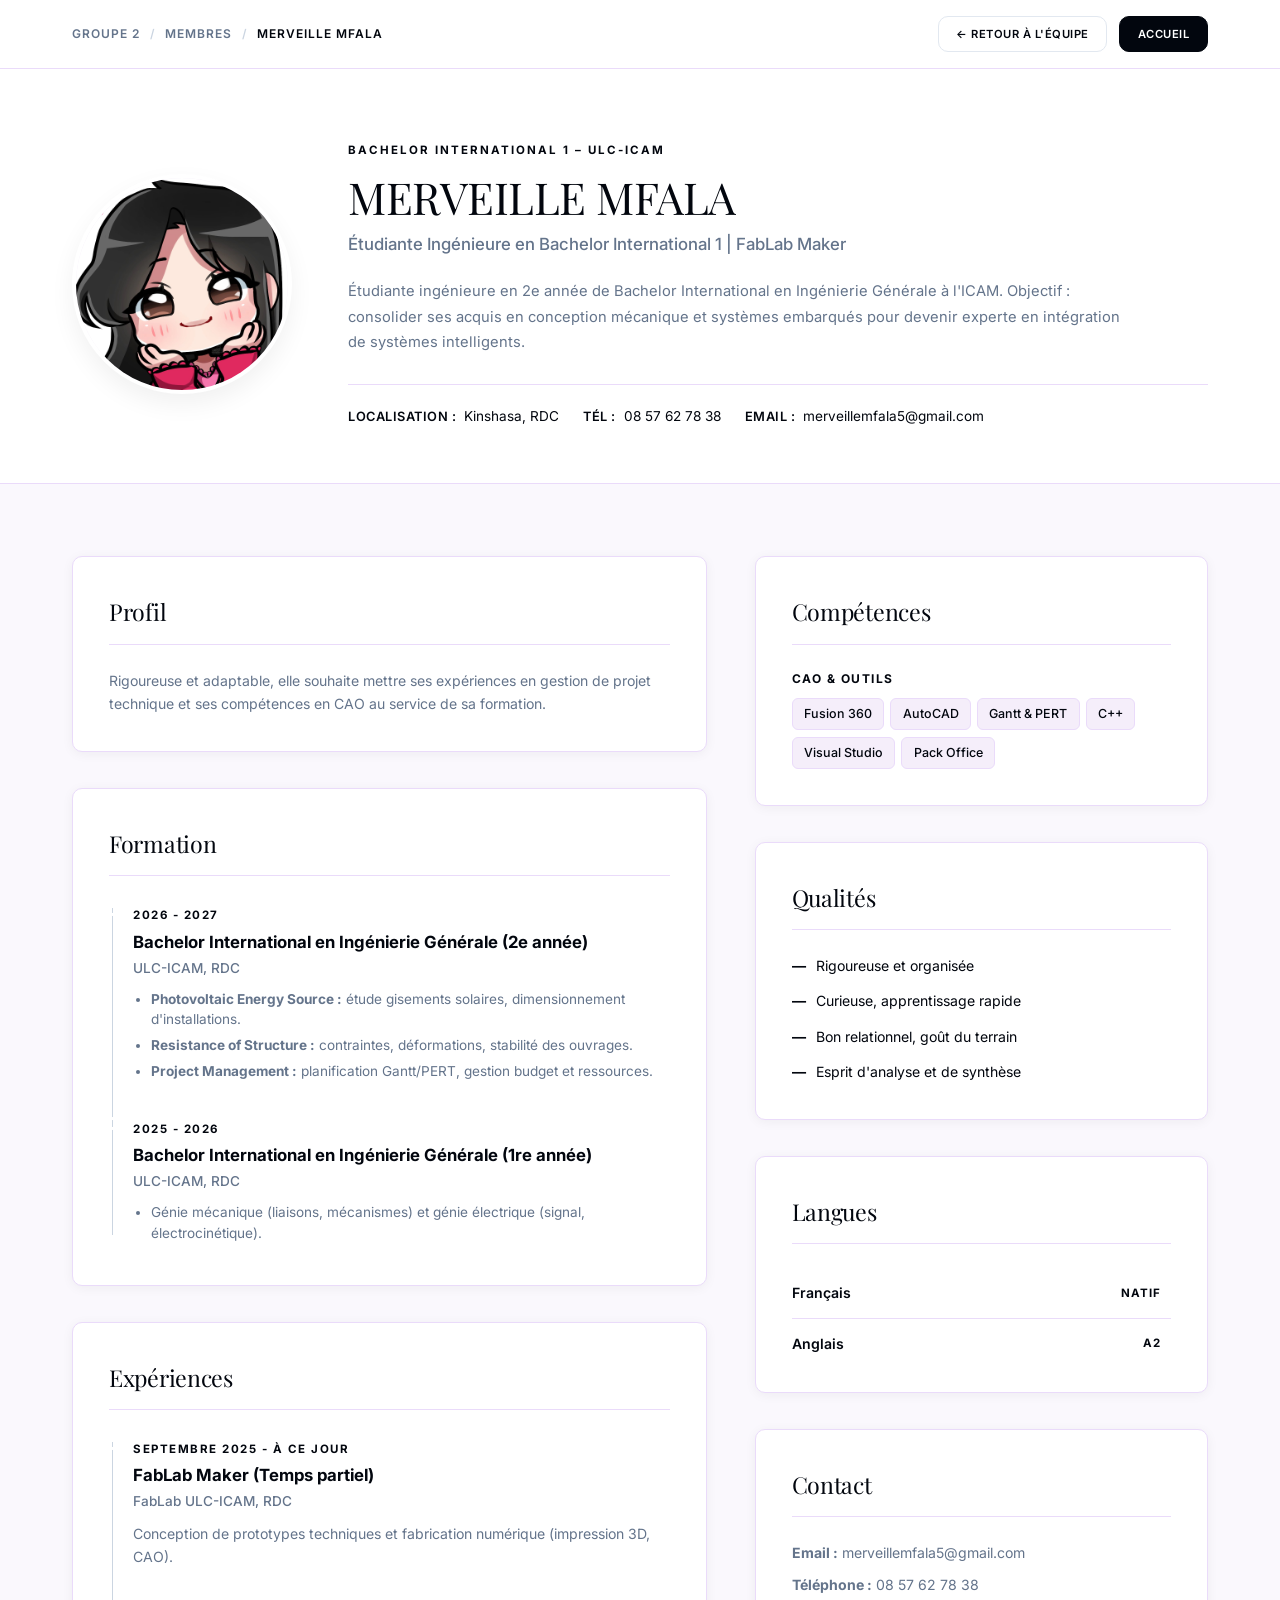
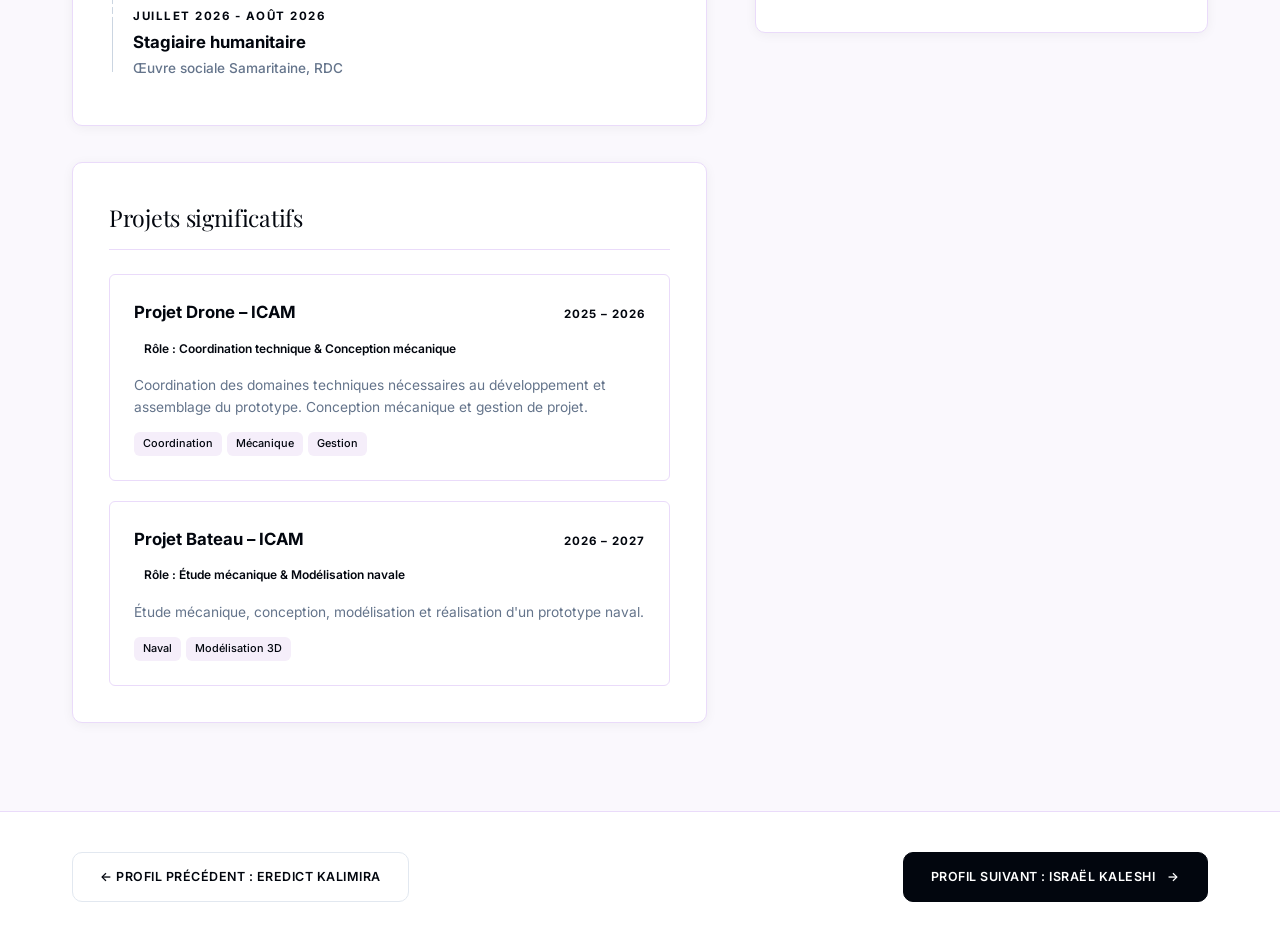
<file: pages/merveille.html>
<!DOCTYPE html>
<html lang="fr">
<head>
  <!-- Réglages de la page : affichage adapté sur téléphone et styles visuels -->
<meta charset="UTF-8">
  <meta name="viewport" content="width=device-width, initial-scale=1.0">
  <title>MERVEILLE MFALA – Portfolio &amp; CV | Groupe 2 ULC-ICAM</title>
  <meta name="description" content="CV de Merveille Mfala, étudiante ingénieure en 2e année de Bachelor International à l'ICAM.">
  <link rel="stylesheet" href="../css/style.css">
  <link rel="stylesheet" href="../css/cv.css">
</head>
<body>

  <header class="cv-topbar">
    <div class="container cv-topbar-container">
      <div class="cv-breadcrumb">
        <a href="../index.html">GROUPE 2</a>
        <span class="cv-breadcrumb-separator">/</span>
        <a href="../index.html#membres">MEMBRES</a>
        <span class="cv-breadcrumb-separator">/</span>
        <span class="cv-breadcrumb-current">MERVEILLE MFALA</span>
      </div>
      <div class="cv-topbar-actions">
        <a href="../index.html#membres" class="btn-outline-pill" style="padding: 0.5rem 1.1rem; font-size: 0.7rem;">← RETOUR À L'ÉQUIPE</a>
        <a href="../index.html" class="btn-black-pill" style="padding: 0.5rem 1.1rem; font-size: 0.7rem;">ACCUEIL</a>
      </div>
    </div>
  </header>

  <section class="cv-header-editorial">
    <div class="container cv-header-grid">
      <div class="cv-photo-art-box">
        <div class="cv-photo-circle-accent"></div>
        <img src="../assets/images/merveille.jpg" alt="Photo de Merveille Mfala" class="cv-photo-art-img">
      </div>
      <div class="cv-header-content">
        <span class="cv-header-badge">BACHELOR INTERNATIONAL 1 – ULC-ICAM</span>
        <h1 class="cv-header-name">MERVEILLE MFALA</h1>
        <div class="cv-header-title">Étudiante Ingénieure en Bachelor International 1 | FabLab Maker</div>
        <p class="cv-header-summary">
          Étudiante ingénieure en 2e année de Bachelor International en Ingénierie Générale à l'ICAM. Objectif : consolider ses acquis en conception mécanique et systèmes embarqués pour devenir experte en intégration de systèmes intelligents.
        </p>
        
        <div class="cv-contact-row">
          <div class="cv-contact-item">
            <span class="cv-contact-icon">Localisation :</span>
            <span>Kinshasa, RDC</span>
          </div>
          <div class="cv-contact-item">
            <span class="cv-contact-icon">Tél :</span>
            <a href="tel:0857627838">08 57 62 78 38</a>
          </div>
          <div class="cv-contact-item">
            <span class="cv-contact-icon">Email :</span>
            <a href="mailto:merveillemfala5@gmail.com">merveillemfala5@gmail.com</a>
          </div>
        </div>
      </div>
    </div>
  </section>

  <main class="cv-body">
    <div class="container cv-layout-grid">
      
      <div class="cv-main-col">
        
        <section class="cv-card-clean">
          <h2 class="cv-section-serif-title">Profil</h2>
          <p class="timeline-clean-desc">
            Rigoureuse et adaptable, elle souhaite mettre ses expériences en gestion de projet technique et ses compétences en CAO au service de sa formation.
          </p>
        </section>

        <section class="cv-card-clean">
          <h2 class="cv-section-serif-title">Formation</h2>
          <div class="timeline-clean">
            <div class="timeline-clean-item">
              <span class="timeline-clean-date">2026 - 2027</span>
              <div class="timeline-clean-role">Bachelor International en Ingénierie Générale (2e année)</div>
              <div class="timeline-clean-org">ULC-ICAM, RDC</div>
              <ul class="timeline-clean-list">
                <li><strong>Photovoltaic Energy Source :</strong> étude gisements solaires, dimensionnement d'installations.</li>
                <li><strong>Resistance of Structure :</strong> contraintes, déformations, stabilité des ouvrages.</li>
                <li><strong>Project Management :</strong> planification Gantt/PERT, gestion budget et ressources.</li>
              </ul>
            </div>
            <div class="timeline-clean-item">
              <span class="timeline-clean-date">2025 - 2026</span>
              <div class="timeline-clean-role">Bachelor International en Ingénierie Générale (1re année)</div>
              <div class="timeline-clean-org">ULC-ICAM, RDC</div>
              <ul class="timeline-clean-list">
                <li>Génie mécanique (liaisons, mécanismes) et génie électrique (signal, électrocinétique).</li>
              </ul>
            </div>
          </div>
        </section>

        <section class="cv-card-clean">
          <h2 class="cv-section-serif-title">Expériences</h2>
          <div class="timeline-clean">
            <div class="timeline-clean-item">
              <span class="timeline-clean-date">Septembre 2025 - à ce jour</span>
              <div class="timeline-clean-role">FabLab Maker (Temps partiel)</div>
              <div class="timeline-clean-org">FabLab ULC-ICAM, RDC</div>
              <p class="timeline-clean-desc">
                Conception de prototypes techniques et fabrication numérique (impression 3D, CAO).
              </p>
            </div>
            <div class="timeline-clean-item">
              <span class="timeline-clean-date">Juillet 2026 - Août 2026</span>
              <div class="timeline-clean-role">Stagiaire humanitaire</div>
              <div class="timeline-clean-org">Œuvre sociale Samaritaine, RDC</div>
            </div>
          </div>
        </section>

        <section class="cv-card-clean">
          <h2 class="cv-section-serif-title">Projets significatifs</h2>
          
          <div class="cv-project-box">
            <div class="cv-project-top">
              <div class="cv-project-title">Projet Drone – ICAM</div>
              <span class="cv-project-date">2025 – 2026</span>
            </div>
            <span class="cv-project-role-badge">Rôle : Coordination technique &amp; Conception mécanique</span>
            <p class="cv-project-text">
              Coordination des domaines techniques nécessaires au développement et assemblage du prototype. Conception mécanique et gestion de projet.
            </p>
            <div class="cv-project-tags">
              <span class="member-skill-tag">Coordination</span>
              <span class="member-skill-tag">Mécanique</span>
              <span class="member-skill-tag">Gestion</span>
            </div>
          </div>

          <div class="cv-project-box">
            <div class="cv-project-top">
              <div class="cv-project-title">Projet Bateau – ICAM</div>
              <span class="cv-project-date">2026 – 2027</span>
            </div>
            <span class="cv-project-role-badge">Rôle : Étude mécanique &amp; Modélisation navale</span>
            <p class="cv-project-text">
              Étude mécanique, conception, modélisation et réalisation d'un prototype naval.
            </p>
            <div class="cv-project-tags">
              <span class="member-skill-tag">Naval</span>
              <span class="member-skill-tag">Modélisation 3D</span>
            </div>
          </div>
        </section>

      </div>

      <div class="cv-side-col">
        
        <section class="cv-card-clean">
          <h2 class="cv-section-serif-title">Compétences</h2>
          <div class="skills-group">
            <div class="skills-group-title">CAO &amp; Outils</div>
            <div class="skills-tag-cloud">
              <span class="skill-tag-pill">Fusion 360</span>
              <span class="skill-tag-pill">AutoCAD</span>
              <span class="skill-tag-pill">Gantt &amp; PERT</span>
              <span class="skill-tag-pill">C++</span>
              <span class="skill-tag-pill">Visual Studio</span>
              <span class="skill-tag-pill">Pack Office</span>
            </div>
          </div>
        </section>

        <section class="cv-card-clean">
          <h2 class="cv-section-serif-title">Qualités</h2>
          <div class="quality-row"><span class="quality-check">—</span><span>Rigoureuse et organisée</span></div>
          <div class="quality-row"><span class="quality-check">—</span><span>Curieuse, apprentissage rapide</span></div>
          <div class="quality-row"><span class="quality-check">—</span><span>Bon relationnel, goût du terrain</span></div>
          <div class="quality-row"><span class="quality-check">—</span><span>Esprit d'analyse et de synthèse</span></div>
        </section>

        <section class="cv-card-clean">
          <h2 class="cv-section-serif-title">Langues</h2>
          <div class="lang-row"><span class="lang-label">Français</span><span class="lang-level-badge">Natif</span></div>
          <div class="lang-row"><span class="lang-label">Anglais</span><span class="lang-level-badge">A2</span></div>
        </section>

        <section class="cv-card-clean">
          <h2 class="cv-section-serif-title">Contact</h2>
          <p class="timeline-clean-desc" style="margin-bottom: 0.5rem;">
            <strong>Email :</strong> <a href="mailto:merveillemfala5@gmail.com" style="color: var(--color-purple-accent);">merveillemfala5@gmail.com</a>
          </p>
          <p class="timeline-clean-desc">
            <strong>Téléphone :</strong> <a href="tel:0857627838" style="color: var(--color-purple-accent);">08 57 62 78 38</a>
          </p>
        </section>

      </div>

    </div>
  </main>

  <footer class="cv-footer-nav">
    <div class="container cv-footer-nav-flex">
      <a href="eredict.html" class="btn-outline-pill">← PROFIL PRÉCÉDENT : EREDICT KALIMIRA</a>
      <a href="israel.html" class="btn-black-pill">
        <span>PROFIL SUIVANT : ISRAËL KALESHI</span>
        <span class="arrow">→</span>
      </a>
    </div>
  </footer>

</body>
</html>
</file>
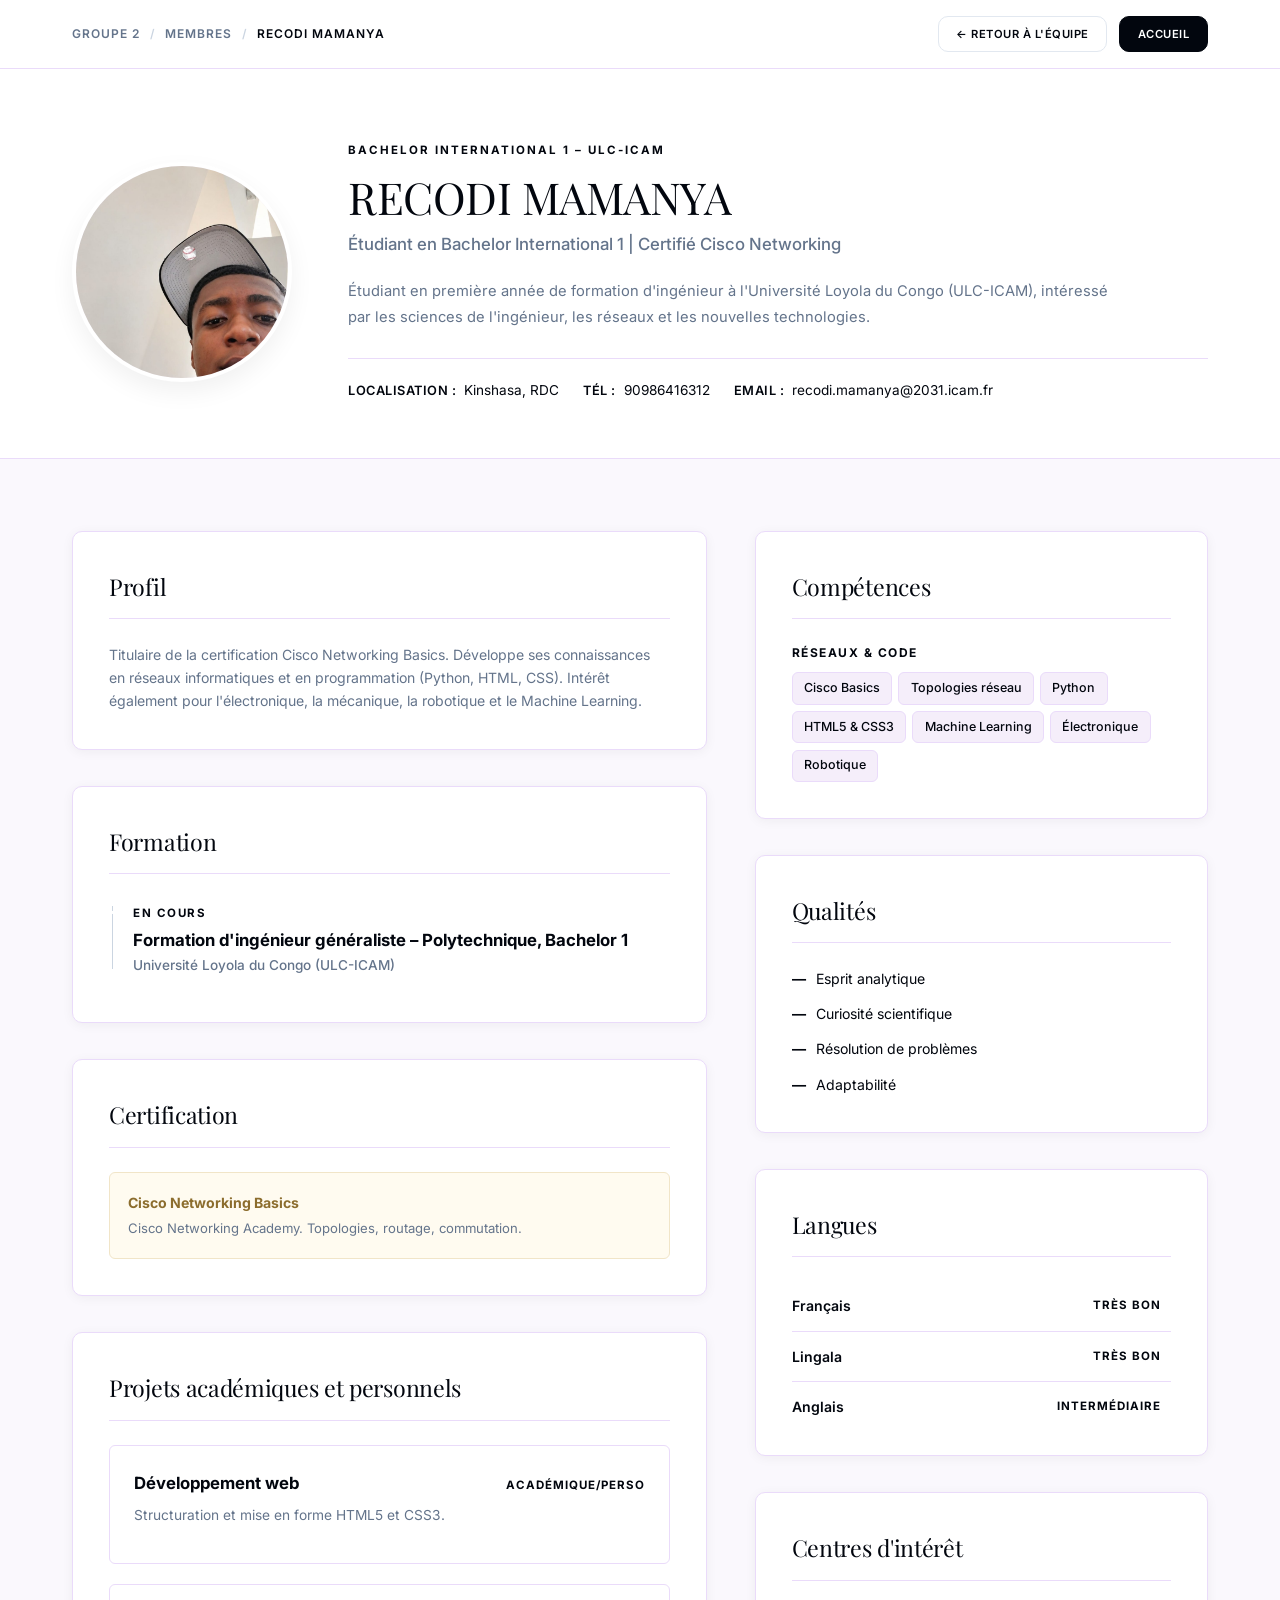
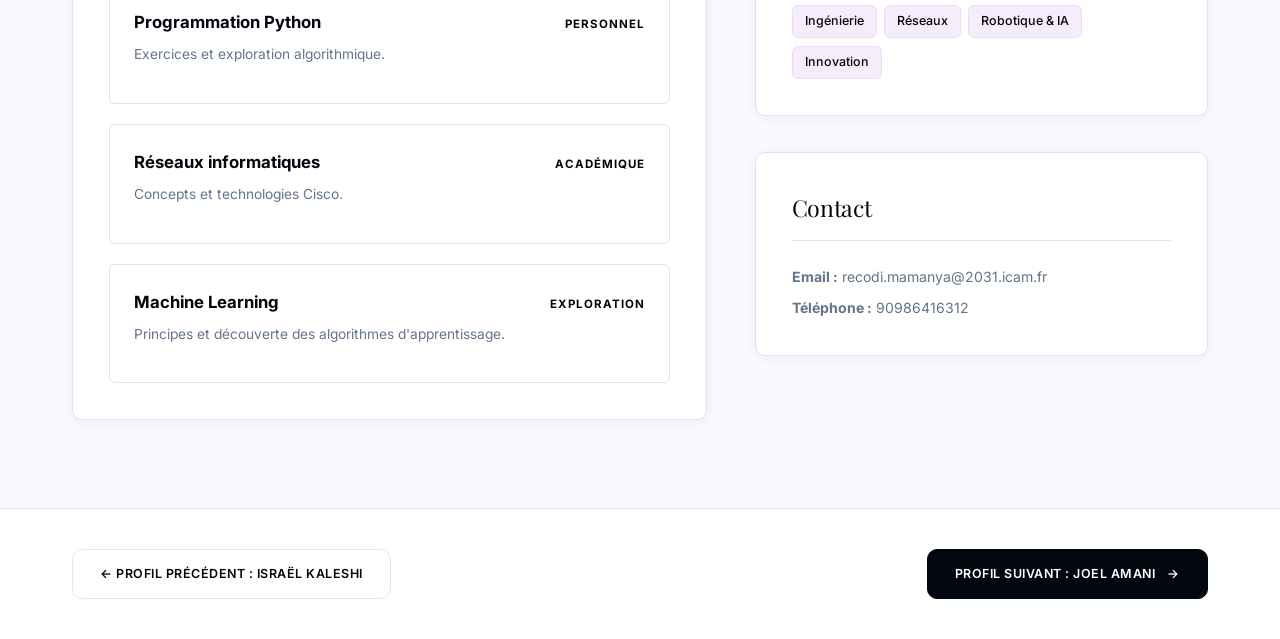
<file: pages/recodi.html>
﻿<!DOCTYPE html>
<html lang="fr">
<head>
  <!-- Réglages de la page : affichage adapté sur téléphone et styles visuels -->
<meta charset="UTF-8">
  <meta name="viewport" content="width=device-width, initial-scale=1.0">
  <title>RECODI MAMANYA – Portfolio &amp; CV | Groupe 2 ULC-ICAM</title>
  <meta name="description" content="CV de Recodi Mamanya, étudiant ingénieur généraliste à l'Université Loyola du Congo (ULC-ICAM).">
  <link rel="stylesheet" href="../css/style.css">
  <link rel="stylesheet" href="../css/cv.css">
</head>
<body>

  <header class="cv-topbar">
    <div class="container cv-topbar-container">
      <div class="cv-breadcrumb">
        <a href="../index.html">GROUPE 2</a>
        <span class="cv-breadcrumb-separator">/</span>
        <a href="../index.html#membres">MEMBRES</a>
        <span class="cv-breadcrumb-separator">/</span>
        <span class="cv-breadcrumb-current">RECODI MAMANYA</span>
      </div>
      <div class="cv-topbar-actions">
        <a href="../index.html#membres" class="btn-outline-pill" style="padding: 0.5rem 1.1rem; font-size: 0.7rem;">← RETOUR À L'ÉQUIPE</a>
        <a href="../index.html" class="btn-black-pill" style="padding: 0.5rem 1.1rem; font-size: 0.7rem;">ACCUEIL</a>
      </div>
    </div>
  </header>

  <section class="cv-header-editorial">
    <div class="container cv-header-grid">
      <div class="cv-photo-art-box">
        <div class="cv-photo-circle-accent"></div>
        <img src="../assets/images/recodi.jpg" alt="Photo de Recodi Mamanya" class="cv-photo-art-img" style="object-position: center 25%;">
      </div>
      <div class="cv-header-content">
        <span class="cv-header-badge">BACHELOR INTERNATIONAL 1 – ULC-ICAM</span>
        <h1 class="cv-header-name">RECODI MAMANYA</h1>
        <div class="cv-header-title">Étudiant en Bachelor International 1 | Certifié Cisco Networking</div>
        <p class="cv-header-summary">
          Étudiant en première année de formation d'ingénieur à l'Université Loyola du Congo (ULC-ICAM), intéressé par les sciences de l'ingénieur, les réseaux et les nouvelles technologies.
        </p>
        
        <div class="cv-contact-row">
          <div class="cv-contact-item">
            <span class="cv-contact-icon">Localisation :</span>
            <span>Kinshasa, RDC</span>
          </div>
          <div class="cv-contact-item">
            <span class="cv-contact-icon">Tél :</span>
            <a href="tel:90986416312">90986416312</a>
          </div>
          <div class="cv-contact-item">
            <span class="cv-contact-icon">Email :</span>
            <a href="mailto:recodi.mamanya@2031.icam.fr">recodi.mamanya@2031.icam.fr</a>
          </div>
        </div>
      </div>
    </div>
  </section>

  <main class="cv-body">
    <div class="container cv-layout-grid">
      
      <div class="cv-main-col">
        
        <section class="cv-card-clean">
          <h2 class="cv-section-serif-title">Profil</h2>
          <p class="timeline-clean-desc">
            Titulaire de la certification Cisco Networking Basics. Développe ses connaissances en réseaux informatiques et en programmation (Python, HTML, CSS). Intérêt également pour l'électronique, la mécanique, la robotique et le Machine Learning.
          </p>
        </section>

        <section class="cv-card-clean">
          <h2 class="cv-section-serif-title">Formation</h2>
          <div class="timeline-clean">
            <div class="timeline-clean-item">
              <span class="timeline-clean-date">En cours</span>
              <div class="timeline-clean-role">Formation d'ingénieur généraliste – Polytechnique, Bachelor 1</div>
              <div class="timeline-clean-org">Université Loyola du Congo (ULC-ICAM)</div>
            </div>
          </div>
        </section>

        <section class="cv-card-clean">
          <h2 class="cv-section-serif-title">Certification</h2>
          <div class="award-box-clean">
            <div class="award-title-clean">Cisco Networking Basics</div>
            <div class="award-desc-clean">Cisco Networking Academy. Topologies, routage, commutation.</div>
          </div>
        </section>

        <section class="cv-card-clean">
          <h2 class="cv-section-serif-title">Projets académiques et personnels</h2>
          
          <div class="cv-project-box">
            <div class="cv-project-top">
              <div class="cv-project-title">Développement web</div>
              <span class="cv-project-date">Académique/Perso</span>
            </div>
            <p class="cv-project-text">Structuration et mise en forme HTML5 et CSS3.</p>
          </div>

          <div class="cv-project-box">
            <div class="cv-project-top">
              <div class="cv-project-title">Programmation Python</div>
              <span class="cv-project-date">Personnel</span>
            </div>
            <p class="cv-project-text">Exercices et exploration algorithmique.</p>
          </div>

          <div class="cv-project-box">
            <div class="cv-project-top">
              <div class="cv-project-title">Réseaux informatiques</div>
              <span class="cv-project-date">Académique</span>
            </div>
            <p class="cv-project-text">Concepts et technologies Cisco.</p>
          </div>

          <div class="cv-project-box">
            <div class="cv-project-top">
              <div class="cv-project-title">Machine Learning</div>
              <span class="cv-project-date">Exploration</span>
            </div>
            <p class="cv-project-text">Principes et découverte des algorithmes d'apprentissage.</p>
          </div>
        </section>

      </div>

      <div class="cv-side-col">
        
        <section class="cv-card-clean">
          <h2 class="cv-section-serif-title">Compétences</h2>
          <div class="skills-group">
            <div class="skills-group-title">Réseaux &amp; Code</div>
            <div class="skills-tag-cloud">
              <span class="skill-tag-pill">Cisco Basics</span>
              <span class="skill-tag-pill">Topologies réseau</span>
              <span class="skill-tag-pill">Python</span>
              <span class="skill-tag-pill">HTML5 &amp; CSS3</span>
              <span class="skill-tag-pill">Machine Learning</span>
              <span class="skill-tag-pill">Électronique</span>
              <span class="skill-tag-pill">Robotique</span>
            </div>
          </div>
        </section>

        <section class="cv-card-clean">
          <h2 class="cv-section-serif-title">Qualités</h2>
          <div class="quality-row"><span class="quality-check">—</span><span>Esprit analytique</span></div>
          <div class="quality-row"><span class="quality-check">—</span><span>Curiosité scientifique</span></div>
          <div class="quality-row"><span class="quality-check">—</span><span>Résolution de problèmes</span></div>
          <div class="quality-row"><span class="quality-check">—</span><span>Adaptabilité</span></div>
        </section>

        <section class="cv-card-clean">
          <h2 class="cv-section-serif-title">Langues</h2>
          <div class="lang-row"><span class="lang-label">Français</span><span class="lang-level-badge">Très bon</span></div>
          <div class="lang-row"><span class="lang-label">Lingala</span><span class="lang-level-badge">Très bon</span></div>
          <div class="lang-row"><span class="lang-label">Anglais</span><span class="lang-level-badge">Intermédiaire</span></div>
        </section>

        <section class="cv-card-clean">
          <h2 class="cv-section-serif-title">Centres d'intérêt</h2>
          <div class="interests-cloud">
            <span class="interest-item">Ingénierie</span>
            <span class="interest-item">Réseaux</span>
            <span class="interest-item">Robotique &amp; IA</span>
            <span class="interest-item">Innovation</span>
          </div>
        </section>

        <section class="cv-card-clean">
          <h2 class="cv-section-serif-title">Contact</h2>
          <p class="timeline-clean-desc" style="margin-bottom: 0.5rem;">
            <strong>Email :</strong> <a href="mailto:recodi.mamanya@2031.icam.fr" style="color: var(--color-purple-accent);">recodi.mamanya@2031.icam.fr</a>
          </p>
          <p class="timeline-clean-desc">
            <strong>Téléphone :</strong> <a href="tel:90986416312" style="color: var(--color-purple-accent);">90986416312</a>
          </p>
        </section>

      </div>

    </div>
  </main>

  <footer class="cv-footer-nav">
    <div class="container cv-footer-nav-flex">
      <a href="israel.html" class="btn-outline-pill">← PROFIL PRÉCÉDENT : ISRAËL KALESHI</a>
      <a href="joel.html" class="btn-black-pill">
        <span>PROFIL SUIVANT : JOEL AMANI</span>
        <span class="arrow">→</span>
      </a>
    </div>
  </footer>

</body>
</html>
</file>
<file: css/style.css>
/* Importation des polices typographiques depuis Google Fonts */
@import url('https://fonts.googleapis.com/css2?family=Inter:wght@300;400;500;600;700&family=Playfair+Display:ital,wght@0,400;0,600;0,700;1,400;1,600&family=Alex+Brush&display=swap');

/* Variables globales du thème (couleurs, polices, arrondis, ombres) */
:root {
  /* Polices principales du site */
  --font-serif: 'Playfair Display', Georgia, 'Times New Roman', serif;
  --font-sans: 'Inter', -apple-system, BlinkMacSystemFont, "Segoe UI", Roboto, sans-serif;
  --font-script: 'Alex Brush', cursive, sans-serif;

  /* Couleurs de texte et fonds sombres */
  --color-black: #02060E;
  --color-primary: #0F172A;
  --color-secondary: #1E293B;
  --color-text-dark: #02060E;
  --color-muted: #64748B;
  --color-subtle: #94A3B8;

  /* Couleurs de fond et bordures claires */
  --color-bg-pure: #FFFFFF;
  --color-bg-light: #FAF8FD;
  --color-bg-alt: #F5EEFA;
  --color-border: #EADBFA;
  --color-border-subtle: #F3E8FC;

  /* Palette d'accentuation violette (Royal Violet) */
  --color-accent: #9303C5;
  --color-accent-light: #AC18E2;
  --color-accent-soft: #F9EFFF;
  --color-accent-bg: #F4E4FC;
  
  /* Couleurs secondaires et dorées */
  --color-gold: #C5A46D;
  --color-red-accent: #8B1A1A;

  /* Ombres portées douces */
  --shadow-subtle: 0 2px 12px rgba(2, 6, 14, 0.05);

  /* Rayons d'arrondis des cartes et boutons */
  --radius-xs: 6px;
  --radius-sm: 10px;
  --radius-md: 14px;
  --radius-lg: 20px;
  --radius-pill: 9999px;

  /* Transitions et largeur maximale du conteneur */
  --transition: color 0.2s ease, border-color 0.2s ease, background-color 0.2s ease;
  --container-max: 1200px;
}

/* Réinitialisation de base pour tous les éléments */
*, *::before, *::after {
  box-sizing: border-box;
  margin: 0;
  padding: 0;
}

/* Comportement de défilement fluide */
html {
  scroll-behavior: smooth;
  font-size: 16px;
}

/* Style général du corps de la page */
body {
  font-family: var(--font-sans);
  background-color: var(--color-bg-pure);
  color: var(--color-text-dark);
  line-height: 1.65;
  -webkit-font-smoothing: antialiased;
  -moz-osx-font-smoothing: grayscale;
  overflow-x: hidden;
}

img, svg {
  max-width: 100%;
  display: block;
}

a {
  color: inherit;
  text-decoration: none;
  transition: var(--transition);
}

ul, ol {
  list-style: none;
}

.container {
  width: 100%;
  max-width: var(--container-max);
  margin-left: auto;
  margin-right: auto;
  padding-left: 2rem;
  padding-right: 2rem;
}

/* Navigation */
.navbar {
  position: sticky;
  top: 0;
  z-index: 1000;
  background-color: rgba(255, 255, 255, 0.96);
  backdrop-filter: blur(12px);
  -webkit-backdrop-filter: blur(12px);
  border-bottom: 1px solid var(--color-border);
}

.nav-container {
  display: flex;
  align-items: center;
  justify-content: space-between;
  height: 80px;
}

.nav-brand {
  display: flex;
  align-items: center;
  gap: 1rem;
}

/* Nav brand with real logo image */
.nav-brand-logo-img {
  height: 46px;
  width: auto;
  object-fit: contain;
  border-radius: 4px;
}

.nav-brand-text {
  display: flex;
  flex-direction: column;
}

.nav-brand-title {
  font-family: var(--font-sans);
  font-size: 0.88rem;
  font-weight: 700;
  letter-spacing: 1.5px;
  text-transform: uppercase;
  color: var(--color-black);
}

.nav-brand-subtitle {
  font-size: 0.68rem;
  font-weight: 500;
  letter-spacing: 2px;
  text-transform: uppercase;
  color: var(--color-muted);
}

.btn-black-pill,
.btn-dark-pill {
  display: inline-flex;
  align-items: center;
  justify-content: center;
  gap: 0.75rem;
  background-color: #02060E;
  color: #FFFFFF !important;
  font-size: 0.78rem;
  font-weight: 600;
  letter-spacing: 0.5px;
  padding: 0.85rem 1.7rem;
  border-radius: var(--radius-sm);
  border: 1px solid #02060E;
  cursor: pointer;
  transition: var(--transition);
}

.btn-black-pill:hover,
.btn-dark-pill:hover {
  background-color: #1A1F2C;
  border-color: #1A1F2C;
}

/* Primary accent pill button */
.btn-primary-pill {
  display: inline-flex;
  align-items: center;
  justify-content: center;
  gap: 0.75rem;
  background-color: #02060E;
  color: #FFFFFF !important;
  font-size: 0.78rem;
  font-weight: 600;
  letter-spacing: 0.5px;
  padding: 0.85rem 1.7rem;
  border-radius: var(--radius-sm);
  border: 1px solid #02060E;
  cursor: pointer;
  transition: var(--transition);
}

.btn-primary-pill:hover {
  background-color: #1A1F2C;
  border-color: #1A1F2C;
}

.btn-outline-pill {
  display: inline-flex;
  align-items: center;
  justify-content: center;
  gap: 0.5rem;
  background-color: transparent;
  color: var(--color-black);
  font-size: 0.78rem;
  font-weight: 600;
  letter-spacing: 0.5px;
  padding: 0.85rem 1.7rem;
  border-radius: var(--radius-sm);
  border: 1px solid #E2E8F0;
  cursor: pointer;
  transition: var(--transition);
}

.btn-outline-pill:hover {
  border-color: #9303C5;
  color: #9303C5;
  background-color: #FAF2FD;
}

/* Hero Section (Aesthetic G2 Monogram replacing large face) */
.hero {
  position: relative;
  background-color: var(--color-bg-pure);
  padding: 4.5rem 0 3.5rem;
  overflow: hidden;
}

.hero-grid {
  display: grid;
  grid-template-columns: 1.15fr 0.85fr;
  align-items: center;
  gap: 2.5rem;
}

.hero-title {
  font-family: var(--font-serif);
  font-size: 3.5rem;
  font-weight: 400;
  line-height: 1.15;
  color: var(--color-black);
  margin-bottom: 1.75rem;
  letter-spacing: -0.5px;
}

.hero-title .italic-impression {
  font-style: italic;
  font-weight: 400;
  color: var(--color-accent);
  display: block;
}

.hero-description {
  font-size: 0.95rem;
  color: var(--color-muted);
  line-height: 1.75;
  margin-bottom: 2.25rem;
  max-width: 440px;
}

.hero-actions {
  display: flex;
  align-items: center;
  gap: 1rem;
  margin-bottom: 3.5rem;
  flex-wrap: wrap;
}

.hero-scroll {
  display: inline-flex;
  flex-direction: column;
  gap: 0.4rem;
  font-size: 0.65rem;
  font-weight: 700;
  letter-spacing: 2px;
  text-transform: uppercase;
  color: var(--color-muted);
}

/* Hero Visual with G2 Monogram and concentric circles */
.hero-visual {
  position: relative;
  display: flex;
  align-items: center;
  justify-content: center;
  min-height: 520px;
}

.hero-svg-container {
  position: relative;
  width: 100%;
  max-width: 520px;
  display: flex;
  align-items: center;
  justify-content: center;
}

.hero-main-svg {
  width: 100%;
  height: auto;
  display: block;
}

/* Hero greeting badge */
.hero-greeting {
  font-size: 0.72rem;
  font-weight: 700;
  letter-spacing: 1.5px;
  text-transform: uppercase;
  color: #334155;
  margin-bottom: 1.5rem;
  display: inline-flex;
  align-items: center;
  gap: 0.6rem;
  background: #FFFFFF;
  padding: 0.55rem 1.15rem;
  border-radius: var(--radius-pill);
  border: 1px solid #E2E8F0;
  box-shadow: 0 2px 8px rgba(100, 116, 139, 0.04);
}

.hero-greeting-icon {
  width: 15px;
  height: 15px;
  color: #9303C5;
  flex-shrink: 0;
}

/* Badge ULC-ICAM circular engineering stamp */
.hero-stamp-badge {
  position: absolute;
  top: 18px;
  right: 70px;
  width: 96px;
  height: 96px;
  border-radius: 50%;
  border: 1px dashed #CBD5E1;
  display: flex;
  flex-direction: column;
  align-items: center;
  justify-content: center;
  gap: 3px;
  background: #FFFFFF;
  z-index: 5;
  box-shadow: 0 8px 24px rgba(15, 23, 42, 0.08);
}

.stamp-logo {
  width: 38px;
  height: 38px;
  object-fit: contain;
}

.stamp-curved-text {
  font-size: 0.48rem;
  font-weight: 700;
  letter-spacing: 1.2px;
  text-transform: uppercase;
  color: #64748B;
  text-align: center;
}

/* Hero bottom floating tags */
.hero-tag-left,
.hero-tag-right {
  position: absolute;
  bottom: 50px;
  display: inline-flex;
  align-items: center;
  gap: 0.5rem;
  font-size: 0.72rem;
  font-weight: 600;
  color: #334155;
  background: #FFFFFF;
  padding: 0.5rem 1rem;
  border-radius: var(--radius-pill);
  border: 1px solid #E2E8F0;
  box-shadow: 0 4px 14px rgba(15, 23, 42, 0.06);
  z-index: 5;
  white-space: nowrap;
}

.hero-tag-left {
  left: 20px;
}

.hero-tag-right {
  right: 20px;
}

.hero-tag-icon {
  width: 14px;
  height: 14px;
  color: #64748B;
}

.hero-tag-icon-purple {
  color: #9303C5;
}

/* Services Strip (Sans émojis) */
.services-strip {
  border-top: 1px solid var(--color-border);
  border-bottom: 1px solid var(--color-border);
  background-color: var(--color-bg-pure);
  padding: 3rem 0;
}

.services-grid {
  display: grid;
  grid-template-columns: repeat(4, 1fr);
  gap: 2rem;
}

.service-item {
  display: flex;
  align-items: flex-start;
  gap: 1.1rem;
}

.service-icon-box {
  width: 38px;
  height: 38px;
  display: flex;
  align-items: center;
  justify-content: center;
  flex-shrink: 0;
  color: var(--color-accent);
}

.service-icon-box svg {
  width: 30px;
  height: 30px;
  stroke: var(--color-accent);
  stroke-width: 1.4;
  fill: none;
}

.service-content {
  display: flex;
  flex-direction: column;
}

.service-title {
  font-size: 0.78rem;
  font-weight: 700;
  letter-spacing: 1.5px;
  text-transform: uppercase;
  color: var(--color-black);
  margin-bottom: 0.35rem;
}

.service-desc {
  font-size: 0.8rem;
  color: var(--color-muted);
  line-height: 1.5;
}

/* Section Projets : Définitions claires des 4 projets sans visuels graphiques */
.section {
  padding: 5.5rem 0;
}

.section-top-header {
  display: flex;
  justify-content: space-between;
  align-items: flex-end;
  margin-bottom: 2.75rem;
}

.section-subtitle-tag {
  font-size: 0.72rem;
  font-weight: 700;
  letter-spacing: 2px;
  text-transform: uppercase;
  color: var(--color-accent);
  margin-bottom: 0.5rem;
  display: block;
}

.section-serif-title {
  font-family: var(--font-serif);
  font-size: 2.4rem;
  font-weight: 400;
  color: var(--color-black);
  letter-spacing: -0.5px;
}

.section-view-all {
  font-size: 0.72rem;
  font-weight: 700;
  letter-spacing: 1.5px;
  text-transform: uppercase;
  color: var(--color-black);
}

/* Grille des 4 projets sous forme de blocs de définition élégants */
.projects-strip-grid {
  display: grid;
  grid-template-columns: repeat(4, 1fr);
  gap: 1.5rem;
}

.project-card-definition {
  background: #FFFFFF;
  border: 1px solid var(--color-border);
  border-radius: var(--radius-xs);
  padding: 2rem 1.5rem;
  display: flex;
  flex-direction: column;
  position: relative;
}

.project-def-number {
  font-family: var(--font-serif);
  font-size: 1.8rem;
  font-style: italic;
  color: var(--color-accent);
  line-height: 1;
  margin-bottom: 1.25rem;
}

.project-def-title {
  font-family: var(--font-serif);
  font-size: 1.25rem;
  font-weight: 600;
  color: var(--color-black);
  margin-bottom: 0.4rem;
  line-height: 1.3;
}

.project-def-category {
  font-size: 0.72rem;
  font-weight: 700;
  letter-spacing: 1.5px;
  text-transform: uppercase;
  color: var(--color-accent);
  margin-bottom: 1rem;
  display: block;
}

.project-def-desc {
  font-size: 0.84rem;
  color: var(--color-muted);
  line-height: 1.65;
  margin-bottom: 1.5rem;
  flex-grow: 1;
}

.project-def-meta-heading {
  font-size: 0.68rem;
  font-weight: 700;
  letter-spacing: 1px;
  text-transform: uppercase;
  color: var(--color-black);
  margin-bottom: 0.4rem;
}

.project-def-members {
  font-size: 0.76rem;
  color: var(--color-muted);
  line-height: 1.5;
  border-top: 1px solid var(--color-border);
  padding-top: 0.75rem;
}

/* Section À Propos & Métriques  */
.about-section {
  background-color: var(--color-bg-light);
  border-top: 1px solid var(--color-border);
  border-bottom: 1px solid var(--color-border);
  padding: 5.5rem 0;
}

.about-editorial-grid {
  display: grid;
  grid-template-columns: 1fr 1.15fr 0.85fr;
  align-items: center;
  gap: 3.5rem;
}

.about-editorial-left {
  display: flex;
  flex-direction: column;
}

.about-editorial-quote {
  font-family: var(--font-serif);
  font-size: 1.9rem;
  font-weight: 400;
  line-height: 1.25;
  color: var(--color-black);
  margin-bottom: 1.25rem;
}

.about-editorial-text {
  font-size: 0.88rem;
  color: var(--color-muted);
  line-height: 1.7;
  margin-bottom: 1.5rem;
}

.about-signature-script {
  font-family: var(--font-script);
  font-size: 2.2rem;
  color: var(--color-accent);
  margin-bottom: 1.5rem;
  line-height: 1;
}

.about-editorial-center {
  position: relative;
  display: flex;
  align-items: center;
  justify-content: center;
}

.about-editorial-poster {
  width: 100%;
  max-width: 320px;
  box-shadow: 0 16px 36px rgba(0, 0, 0, 0.08);
  border: 1px solid var(--color-border);
  background: #FFFFFF;
}

.about-stats-list {
  display: flex;
  flex-direction: column;
  gap: 1.5rem;
}

.about-stat-row {
  display: flex;
  align-items: center;
  gap: 1.25rem;
}

.about-stat-index {
  font-size: 0.75rem;
  font-weight: 700;
  color: var(--color-accent);
  width: 24px;
}

.about-stat-number {
  font-family: var(--font-serif);
  font-size: 1.85rem;
  font-weight: 400;
  color: var(--color-black);
  min-width: 75px;
}

.about-stat-label {
  font-size: 0.68rem;
  font-weight: 700;
  letter-spacing: 1.5px;
  text-transform: uppercase;
  color: var(--color-muted);
}

/* Section Membres (Aucune animation qui bouge au survol) */
.members-section {
  padding: 5.5rem 0;
  background-color: var(--color-bg-pure);
}

.members-grid-gallery {
  display: grid;
  grid-template-columns: repeat(auto-fill, minmax(260px, 1fr));
  gap: 2rem;
}

/* Carte stable sans transformation (transform: none) */
.member-gallery-card {
  display: flex;
  flex-direction: column;
  background: #FFFFFF;
  border: 1px solid var(--color-border);
  padding: 1.25rem;
  border-radius: var(--radius-sm);
  /* Pas d'animation ou translation */
}

.member-avatar-box {
  width: 100%;
  aspect-ratio: 1;
  background-color: var(--color-bg-alt);
  margin-bottom: 1.25rem;
  overflow: hidden;
  border-radius: var(--radius-xs);
  display: flex;
  align-items: center;
  justify-content: center;
}

.member-avatar-box img, .member-avatar-box svg {
  width: 100%;
  height: 100%;
  object-fit: cover;
  object-position: center top;
}

.member-academic-tag {
  font-size: 0.65rem;
  font-weight: 700;
  letter-spacing: 1.5px;
  text-transform: uppercase;
  color: var(--color-accent);
  margin-bottom: 0.35rem;
}

.member-name-title {
  font-family: var(--font-serif);
  font-size: 1.15rem;
  font-weight: 600;
  color: var(--color-black);
  margin-bottom: 0.5rem;
  line-height: 1.3;
}

.member-bio-text {
  font-size: 0.8rem;
  color: var(--color-muted);
  line-height: 1.55;
  margin-bottom: 1.25rem;
  flex-grow: 1;
}

.member-skills-row {
  display: flex;
  flex-wrap: wrap;
  gap: 0.35rem;
  margin-bottom: 1.25rem;
}

.member-skill-tag {
  font-size: 0.68rem;
  font-weight: 500;
  background-color: var(--color-bg-alt);
  color: var(--color-text-dark);
  padding: 0.2rem 0.55rem;
  border-radius: var(--radius-xs);
}

.member-view-btn {
  width: 100%;
  padding: 0.65rem 1rem;
  font-size: 0.72rem;
}

/* Section Compétences Collectives */
.skills-section {
  background-color: var(--color-bg-light);
  border-top: 1px solid var(--color-border);
  padding: 5.5rem 0;
}

.skills-categories-grid {
  display: grid;
  grid-template-columns: repeat(4, 1fr);
  gap: 1.75rem;
}

.skills-category-card {
  background: #FFFFFF;
  border: 1px solid var(--color-border);
  padding: 1.75rem 1.5rem;
  border-radius: var(--radius-sm);
}

.skills-category-card-title {
  font-family: var(--font-serif);
  font-size: 1.15rem;
  font-weight: 600;
  color: var(--color-black);
  margin-bottom: 1rem;
  padding-bottom: 0.6rem;
  border-bottom: 1px solid var(--color-border);
}

.skills-tags-wrap {
  display: flex;
  flex-wrap: wrap;
  gap: 0.4rem;
}

.skill-tag-item {
  font-size: 0.75rem;
  font-weight: 500;
  background-color: var(--color-bg-alt);
  color: var(--color-text-dark);
  padding: 0.25rem 0.6rem;
  border-radius: var(--radius-xs);
  border: 1px solid var(--color-border);
}

/* Call To Action */
.cta-strip {
  background-color: var(--color-accent-bg);
  padding: 2.75rem 0;
  border-top: 1px solid rgba(108, 92, 231, 0.15);
  border-bottom: 1px solid rgba(108, 92, 231, 0.15);
}

.cta-flex {
  display: flex;
  align-items: center;
  justify-content: space-between;
  gap: 2rem;
  flex-wrap: wrap;
}

.cta-left {
  display: flex;
  flex-direction: column;
}

.cta-pretitle {
  font-size: 0.68rem;
  font-weight: 700;
  letter-spacing: 2px;
  text-transform: uppercase;
  color: var(--color-accent);
  margin-bottom: 0.35rem;
}

.cta-main-title {
  font-family: var(--font-serif);
  font-size: 2rem;
  font-weight: 400;
  color: var(--color-black);
  letter-spacing: -0.5px;
}

/* Footer */
.footer-editorial {
  background-color: #FFFFFF;
  padding: 4.5rem 0 2rem;
  border-top: 1px solid var(--color-border);
}

.footer-top-grid {
  display: grid;
  grid-template-columns: 1.5fr 1fr 1fr 1.25fr 1fr;
  gap: 2.5rem;
  margin-bottom: 3.5rem;
}

.footer-brand-box {
  display: flex;
  flex-direction: column;
}

.footer-heading-col {
  font-size: 0.72rem;
  font-weight: 700;
  letter-spacing: 1.5px;
  text-transform: uppercase;
  color: var(--color-black);
  margin-bottom: 1.25rem;
}

.footer-links-list {
  display: flex;
  flex-direction: column;
  gap: 0.65rem;
}

.footer-links-list li a, .footer-links-list li {
  font-size: 0.8rem;
  color: var(--color-muted);
}

.footer-links-list li a:hover {
  color: var(--color-black);
}

.footer-socials {
  display: flex;
  align-items: center;
  gap: 1rem;
}

.footer-social-icon {
  font-size: 0.85rem;
  font-weight: 700;
  color: var(--color-black);
}

.footer-bottom-bar {
  border-top: 1px solid var(--color-border);
  padding-top: 2rem;
  text-align: center;
  font-size: 0.72rem;
  color: var(--color-subtle);
  letter-spacing: 0.5px;
}

/* Responsive Breakpoints */
@media (max-width: 1024px) {
  .hero-title {
    font-size: 2.75rem;
  }
  .hero-visual {
    min-height: 440px;
  }
  .hero-stamp-badge {
    right: 40px;
    width: 86px;
    height: 86px;
  }
  .services-grid {
    grid-template-columns: repeat(2, 1fr);
  }
  .projects-strip-grid {
    grid-template-columns: repeat(2, 1fr);
  }
  .about-editorial-grid {
    grid-template-columns: 1fr;
    text-align: center;
    gap: 2.5rem;
  }
  .about-editorial-left {
    align-items: center;
  }
  .about-editorial-poster {
    margin: 0 auto;
  }
  .about-stats-list {
    align-items: center;
  }
  .skills-categories-grid {
    grid-template-columns: repeat(2, 1fr);
  }
  .footer-top-grid {
    grid-template-columns: repeat(2, 1fr);
  }
}

@media (max-width: 768px) {
  .nav-container {
    height: 70px;
    padding-left: 1rem;
    padding-right: 1rem;
    gap: 0.5rem;
  }

  .nav-brand {
    gap: 0.5rem;
    min-width: 0;
    flex-shrink: 1;
  }

  .nav-brand-logo-img {
    height: 34px;
    flex-shrink: 0;
  }

  .nav-brand-text {
    min-width: 0;
  }

  .nav-brand-title {
    font-size: 0.72rem;
    letter-spacing: 0.5px;
    white-space: nowrap;
  }

  .nav-brand-subtitle {
    font-size: 0.55rem;
    letter-spacing: 0.5px;
    white-space: nowrap;
    overflow: hidden;
    text-overflow: ellipsis;
  }

  .nav-action {
    flex-shrink: 0;
  }

  .nav-action .btn-dark-pill {
    padding: 0.45rem 0.75rem;
    font-size: 0.65rem;
    gap: 0.35rem;
    white-space: nowrap;
    border-radius: 9999px;
  }

  .hero {
    padding: 2.5rem 0 2rem;
  }

  .hero-grid {
    grid-template-columns: 1fr;
    text-align: center;
    gap: 2rem;
  }

  .hero-greeting {
    font-size: 0.65rem;
    padding: 0.45rem 0.85rem;
    letter-spacing: 1px;
    white-space: normal;
    text-align: center;
    line-height: 1.4;
  }

  .hero-title {
    font-size: 2.3rem;
    line-height: 1.2;
    margin-bottom: 1.25rem;
  }

  .hero-description {
    font-size: 0.88rem;
    line-height: 1.6;
    margin-left: auto;
    margin-right: auto;
    margin-bottom: 1.75rem;
  }

  .hero-actions {
    justify-content: center;
    margin-bottom: 2rem;
  }

  .hero-visual {
    min-height: 340px;
  }

  .hero-svg-container {
    max-width: 340px;
  }

  .hero-stamp-badge {
    top: 0px;
    right: 10px;
    width: 70px;
    height: 70px;
  }

  .stamp-logo {
    width: 26px;
    height: 26px;
  }

  .stamp-curved-text {
    font-size: 0.38rem;
  }

  .hero-tag-left,
  .hero-tag-right {
    font-size: 0.62rem;
    padding: 0.35rem 0.7rem;
    bottom: 5px;
  }

  .hero-tag-left {
    left: 0px;
  }

  .hero-tag-right {
    right: 0px;
  }

  .services-grid {
    grid-template-columns: 1fr;
  }

  .projects-strip-grid {
    grid-template-columns: 1fr;
  }

  .skills-categories-grid {
    grid-template-columns: 1fr;
  }

  .footer-top-grid {
    grid-template-columns: 1fr;
  }
}

@media (max-width: 480px) {
  .nav-container {
    height: 62px;
    padding-left: 0.75rem;
    padding-right: 0.75rem;
  }

  .nav-brand-logo-img {
    height: 30px;
  }

  .nav-brand-title {
    font-size: 0.68rem;
  }

  .nav-brand-subtitle {
    font-size: 0.5rem;
  }

  .nav-action .btn-dark-pill {
    padding: 0.4rem 0.65rem;
    font-size: 0.6rem;
    gap: 0.25rem;
  }

  /* Les étiquettes passent sous le monogramme au lieu de le décaler */
  .hero-svg-container {
    flex-wrap: wrap;
  }
  .hero-title {
    font-size: 1.95rem;
  }

  .hero-greeting {
    font-size: 0.58rem;
    padding: 0.4rem 0.7rem;
    letter-spacing: 0.5px;
  }

  .hero-actions {
    flex-direction: column;
    width: 100%;
  }

  .hero-actions .btn-dark-pill,
  .hero-actions .btn-outline-pill {
    width: 100%;
  }

  .hero-svg-container {
    max-width: 290px;
  }

  .hero-stamp-badge {
    top: -5px;
    right: 5px;
    width: 62px;
    height: 62px;
  }

  .stamp-logo {
    width: 22px;
    height: 22px;
  }

  .hero-tag-left,
  .hero-tag-right {
    position: static;
    display: inline-flex;
    margin: 0.25rem;
  }

  .hero-visual {
    min-height: auto;
    flex-direction: column;
    gap: 0.75rem;
  }
}
</file>
<file: css/cv.css>
/* Feuille de style dédiée aux pages de CV individuels */
@import url('https://fonts.googleapis.com/css2?family=Inter:wght@300;400;500;600;700&family=Playfair+Display:ital,wght@0,400;0,600;0,700;1,400;1,600&family=Alex+Brush&display=swap');

/* Barre de menu du haut : reste visible en haut de l'écran pour permettre de revenir en arrière facilement */
.cv-topbar {
  background-color: #FFFFFF;
  border-bottom: 1px solid var(--color-border);
  padding: 1rem 0;
  position: sticky;
  top: 0;
  z-index: 100;
  backdrop-filter: blur(10px);
}

/* Organisation en ligne des boutons et du chemin d'accès */
.cv-topbar-container {
  display: flex;
  align-items: center;
  justify-content: space-between;
  gap: 1rem;
  flex-wrap: wrap;
}

/* Texte indiquant où on se trouve sur le site pour se repérer (ex: GROUPE 2 / MEMBRES / NOM) */
.cv-breadcrumb {
  display: flex;
  align-items: center;
  gap: 0.6rem;
  font-size: 0.75rem;
  font-weight: 600;
  letter-spacing: 1px;
  text-transform: uppercase;
  color: var(--color-muted);
}

.cv-breadcrumb a {
  color: var(--color-muted);
}

.cv-breadcrumb a:hover {
  color: var(--color-black);
}

.cv-breadcrumb-separator {
  color: #CBD5E1;
}

.cv-breadcrumb-current {
  color: var(--color-black);
}

/* Boutons d'action pour retourner à la liste de l'équipe ou à la page d'accueil */
.cv-topbar-actions {
  display: flex;
  align-items: center;
  gap: 0.75rem;
}

/* Grande carte du haut avec la photo, le nom complet, la filière et les coordonnées directes */
.cv-header-editorial {
  background-color: var(--color-bg-pure);
  padding: 4.5rem 0 3.5rem;
  border-bottom: 1px solid var(--color-border);
  position: relative;
}

/* Grille alignant la photo et le texte de l'en-tête */
.cv-header-grid {
  display: grid;
  grid-template-columns: 220px 1fr;
  gap: 3.5rem;
  align-items: center;
}

/* Cadre de la photo de profil avec effet d'accent */
.cv-photo-art-box {
  position: relative;
  width: 220px;
  height: 220px;
}

.cv-photo-circle-accent {
  position: absolute;
  top: -10px;
  left: -10px;
  width: 100%;
  height: 100%;
  border-radius: 50%;
  background: var(--color-lavender-bg);
  z-index: 1;
}

.cv-photo-art-img {
  position: relative;
  z-index: 2;
  width: 100%;
  height: 100%;
  border-radius: 50%;
  object-fit: cover;
  object-position: center top;
  border: 4px solid #FFFFFF;
  box-shadow: 0 10px 25px rgba(0,0,0,0.06);
  background-color: var(--color-bg-alt);
}

.cv-header-content {
  display: flex;
  flex-direction: column;
}

.cv-header-badge {
  font-size: 0.72rem;
  font-weight: 700;
  letter-spacing: 2px;
  text-transform: uppercase;
  color: var(--color-purple-accent);
  margin-bottom: 0.75rem;
  display: inline-block;
}

.cv-header-name {
  font-family: var(--font-serif);
  font-size: 2.75rem;
  font-weight: 400;
  color: var(--color-black);
  line-height: 1.15;
  letter-spacing: -0.5px;
  margin-bottom: 0.5rem;
}

.cv-header-title {
  font-size: 1.05rem;
  font-weight: 500;
  color: var(--color-muted);
  margin-bottom: 1.25rem;
}

.cv-header-summary {
  font-size: 0.92rem;
  line-height: 1.75;
  color: var(--color-muted);
  max-width: 780px;
  margin-bottom: 1.75rem;
}

.cv-contact-row {
  display: flex;
  flex-wrap: wrap;
  gap: 1.5rem;
  padding-top: 1.25rem;
  border-top: 1px solid var(--color-border);
}

.cv-contact-item {
  display: inline-flex;
  align-items: center;
  gap: 0.5rem;
  font-size: 0.85rem;
  color: var(--color-text-dark);
}

.cv-contact-item a {
  color: var(--color-text-dark);
}

.cv-contact-item a:hover {
  color: var(--color-purple-accent);
}

.cv-contact-icon {
  color: var(--color-purple-accent);
  font-weight: 600;
  font-size: 0.8rem;
  text-transform: uppercase;
  letter-spacing: 0.5px;
}

/* CV Body Layout */
.cv-body {
  background-color: var(--color-bg-light);
  padding: 4.5rem 0 5.5rem;
}

.cv-layout-grid {
  display: grid;
  grid-template-columns: 1.75fr 1.25fr;
  gap: 3rem;
  align-items: start;
}

.cv-main-col, .cv-side-col {
  display: flex;
  flex-direction: column;
  gap: 2.25rem;
}

.cv-card-clean {
  background: #FFFFFF;
  border: 1px solid var(--color-border);
  border-radius: var(--radius-sm);
  padding: 2.25rem;
  box-shadow: var(--shadow-subtle);
}

.cv-section-serif-title {
  font-family: var(--font-serif);
  font-size: 1.45rem;
  font-weight: 400;
  color: var(--color-black);
  margin-bottom: 1.5rem;
  padding-bottom: 0.75rem;
  border-bottom: 1px solid var(--color-border);
  letter-spacing: -0.3px;
  display: flex;
  align-items: center;
  justify-content: space-between;
}

/* Timeline épurée */
.timeline-clean {
  position: relative;
  padding-left: 1.5rem;
}

.timeline-clean::before {
  content: '';
  position: absolute;
  top: 8px;
  bottom: 8px;
  left: 3px;
  width: 1px;
  background-color: #CBD5E1;
}

.timeline-clean-item {
  position: relative;
  margin-bottom: 2rem;
}

.timeline-clean-item:last-child {
  margin-bottom: 0;
}

.timeline-clean-item::before {
  content: '';
  position: absolute;
  top: 6px;
  left: -1.5rem;
  width: 7px;
  height: 7px;
  border-radius: 50%;
  background-color: var(--color-purple-accent);
  box-shadow: 0 0 0 3px #FFFFFF;
}

.timeline-clean-date {
  font-size: 0.72rem;
  font-weight: 700;
  letter-spacing: 1.5px;
  text-transform: uppercase;
  color: var(--color-purple-accent);
  margin-bottom: 0.35rem;
  display: inline-block;
}

.timeline-clean-role {
  font-size: 1.05rem;
  font-weight: 700;
  color: var(--color-black);
  line-height: 1.35;
  margin-bottom: 0.2rem;
}

.timeline-clean-org {
  font-size: 0.85rem;
  font-weight: 500;
  color: var(--color-muted);
  margin-bottom: 0.6rem;
}

.timeline-clean-desc {
  font-size: 0.88rem;
  color: var(--color-muted);
  line-height: 1.65;
}

.timeline-clean-list {
  margin-top: 0.6rem;
  padding-left: 1.1rem;
  list-style: disc;
}

.timeline-clean-list li {
  font-size: 0.85rem;
  color: var(--color-muted);
  margin-bottom: 0.35rem;
  line-height: 1.5;
}

/* Projets dans le CV */
.cv-project-box {
  background: var(--color-bg-pure);
  border: 1px solid var(--color-border);
  border-radius: var(--radius-xs);
  padding: 1.5rem;
  margin-bottom: 1.25rem;
}

.cv-project-box:last-child {
  margin-bottom: 0;
}

.cv-project-top {
  display: flex;
  justify-content: space-between;
  align-items: baseline;
  margin-bottom: 0.4rem;
  flex-wrap: wrap;
  gap: 0.5rem;
}

.cv-project-title {
  font-size: 1.05rem;
  font-weight: 700;
  color: var(--color-black);
}

.cv-project-date {
  font-size: 0.72rem;
  font-weight: 700;
  letter-spacing: 1px;
  text-transform: uppercase;
  color: var(--color-purple-accent);
}

.cv-project-role-badge {
  display: inline-block;
  font-size: 0.75rem;
  font-weight: 600;
  color: var(--color-black);
  background: var(--color-lavender-bg);
  padding: 0.25rem 0.65rem;
  border-radius: var(--radius-xs);
  margin-bottom: 0.75rem;
}

.cv-project-text {
  font-size: 0.86rem;
  color: var(--color-muted);
  line-height: 1.6;
  margin-bottom: 0.85rem;
}

.cv-project-tags {
  display: flex;
  flex-wrap: wrap;
  gap: 0.35rem;
}

/* Compétences (Skills) */
.skills-group {
  margin-bottom: 1.5rem;
}

.skills-group:last-child {
  margin-bottom: 0;
}

.skills-group-title {
  font-size: 0.75rem;
  font-weight: 700;
  letter-spacing: 1.5px;
  text-transform: uppercase;
  color: var(--color-black);
  margin-bottom: 0.6rem;
}

.skills-tag-cloud {
  display: flex;
  flex-wrap: wrap;
  gap: 0.4rem;
}

.skill-tag-pill {
  font-size: 0.78rem;
  font-weight: 500;
  background: var(--color-bg-alt);
  color: var(--color-text-dark);
  padding: 0.3rem 0.7rem;
  border-radius: var(--radius-xs);
  border: 1px solid var(--color-border);
}

/* Langues */
.lang-row {
  display: flex;
  justify-content: space-between;
  align-items: center;
  padding: 0.75rem 0;
  border-bottom: 1px solid var(--color-border);
}

.lang-row:last-child {
  border-bottom: none;
  padding-bottom: 0;
}

.lang-label {
  font-weight: 600;
  font-size: 0.88rem;
  color: var(--color-black);
}

.lang-level-badge {
  font-size: 0.72rem;
  font-weight: 700;
  letter-spacing: 1px;
  text-transform: uppercase;
  color: var(--color-purple-accent);
  background: var(--color-lavender-bg);
  padding: 0.2rem 0.6rem;
  border-radius: var(--radius-xs);
}

/* Qualités */
.quality-row {
  display: flex;
  align-items: flex-start;
  gap: 0.65rem;
  margin-bottom: 0.75rem;
  font-size: 0.88rem;
  color: var(--color-text-dark);
}

.quality-row:last-child {
  margin-bottom: 0;
}

.quality-check {
  color: var(--color-purple-accent);
  font-weight: 700;
}

/* Distinctions */
.award-box-clean {
  background: #FFFBF0;
  border: 1px solid #F1E5C8;
  border-radius: var(--radius-xs);
  padding: 1.15rem;
  margin-bottom: 1rem;
}

.award-box-clean:last-child {
  margin-bottom: 0;
}

.award-title-clean {
  font-size: 0.88rem;
  font-weight: 700;
  color: #8C6D2D;
  margin-bottom: 0.25rem;
}

.award-desc-clean {
  font-size: 0.82rem;
  color: #64748B;
}

/* Centres d'intérêt */
.interests-cloud {
  display: flex;
  flex-wrap: wrap;
  gap: 0.45rem;
}

.interest-item {
  font-size: 0.78rem;
  font-weight: 500;
  background: var(--color-bg-alt);
  color: var(--color-text-dark);
  padding: 0.35rem 0.75rem;
  border-radius: var(--radius-xs);
  border: 1px solid var(--color-border);
}

/* Navigation bas de page */
.cv-footer-nav {
  background: #FFFFFF;
  border-top: 1px solid var(--color-border);
  padding: 2.5rem 0;
}

.cv-footer-nav-flex {
  display: flex;
  justify-content: space-between;
  align-items: center;
  flex-wrap: wrap;
  gap: 1.5rem;
}

/* Responsive */
@media (max-width: 992px) {
  .cv-layout-grid {
    grid-template-columns: 1fr;
  }
}

@media (max-width: 768px) {
  .cv-header-grid {
    grid-template-columns: 1fr;
    text-align: center;
    gap: 2rem;
  }

  .cv-photo-art-box {
    margin: 0 auto;
  }

  .cv-header-name {
    font-size: 2.2rem;
  }

  .cv-contact-row {
    justify-content: center;
  }

  .cv-card-clean {
    padding: 1.75rem 1.25rem;
  }
}
</file>
